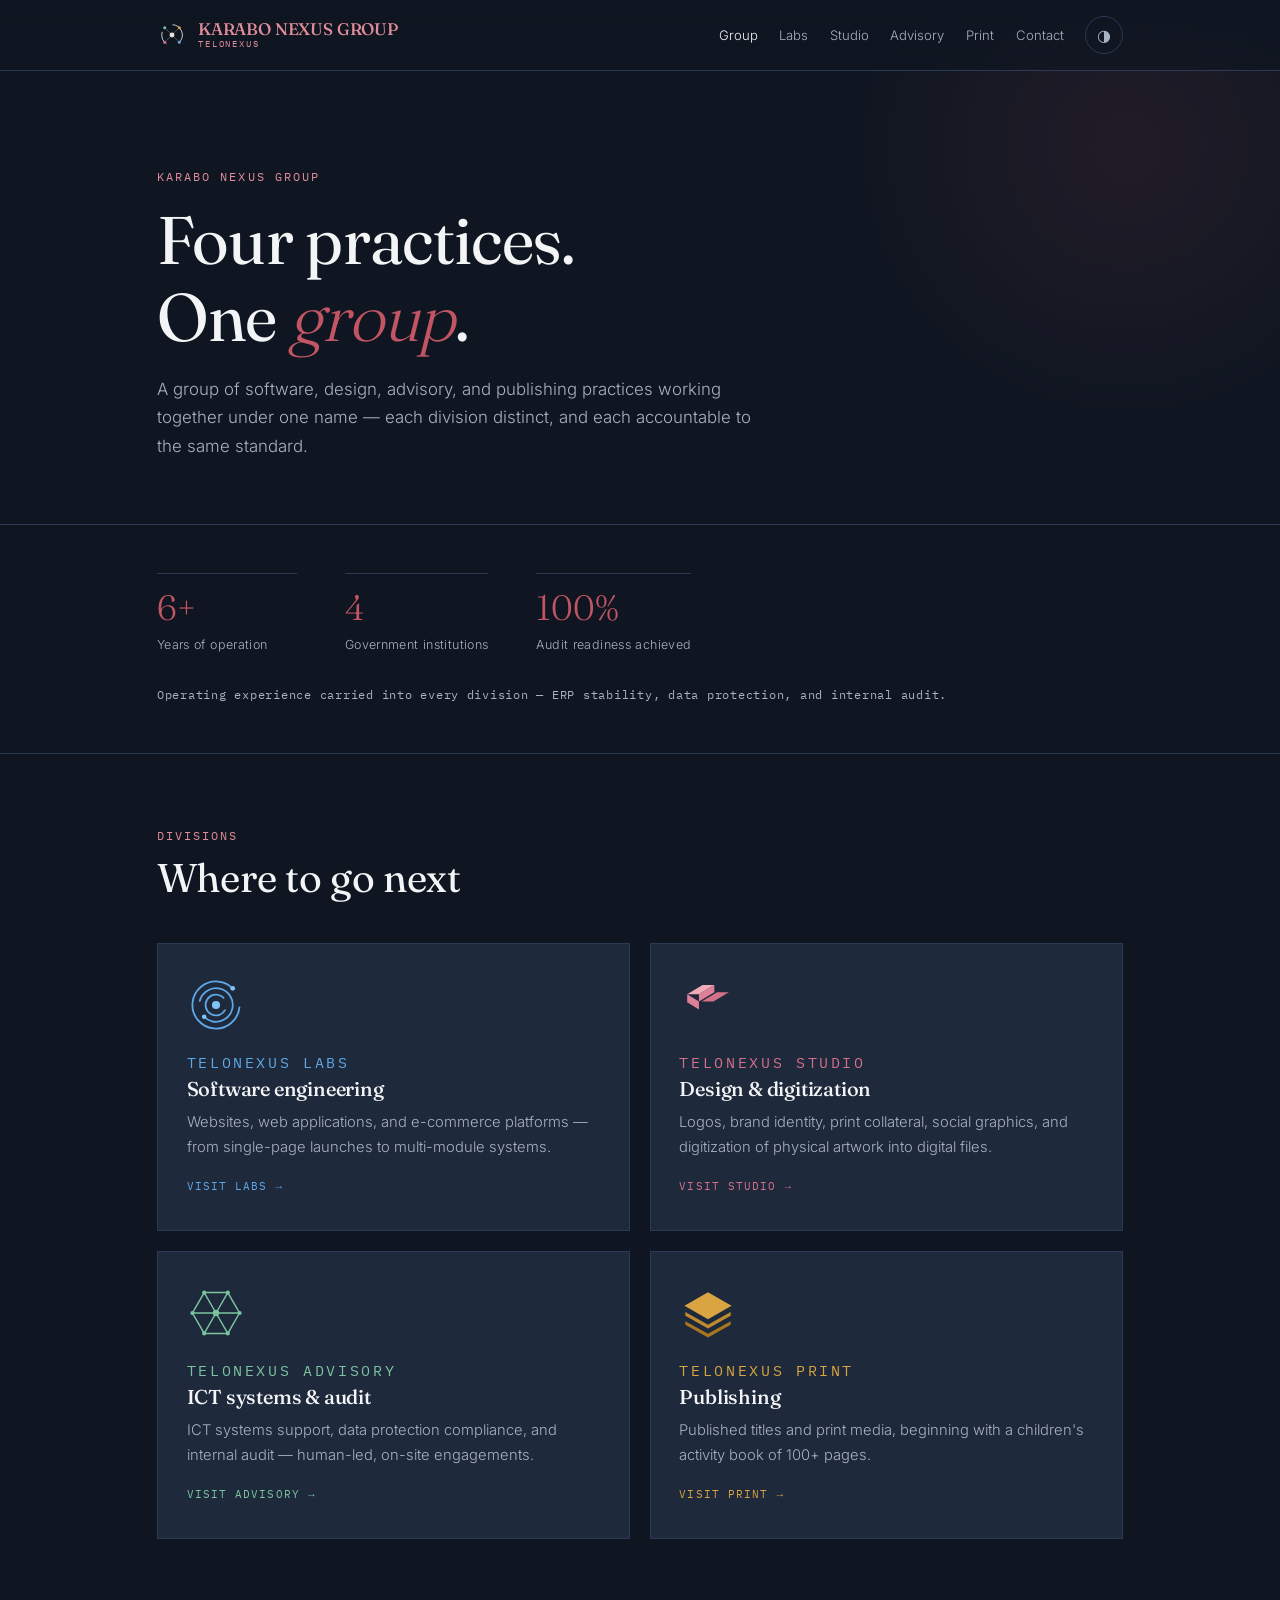
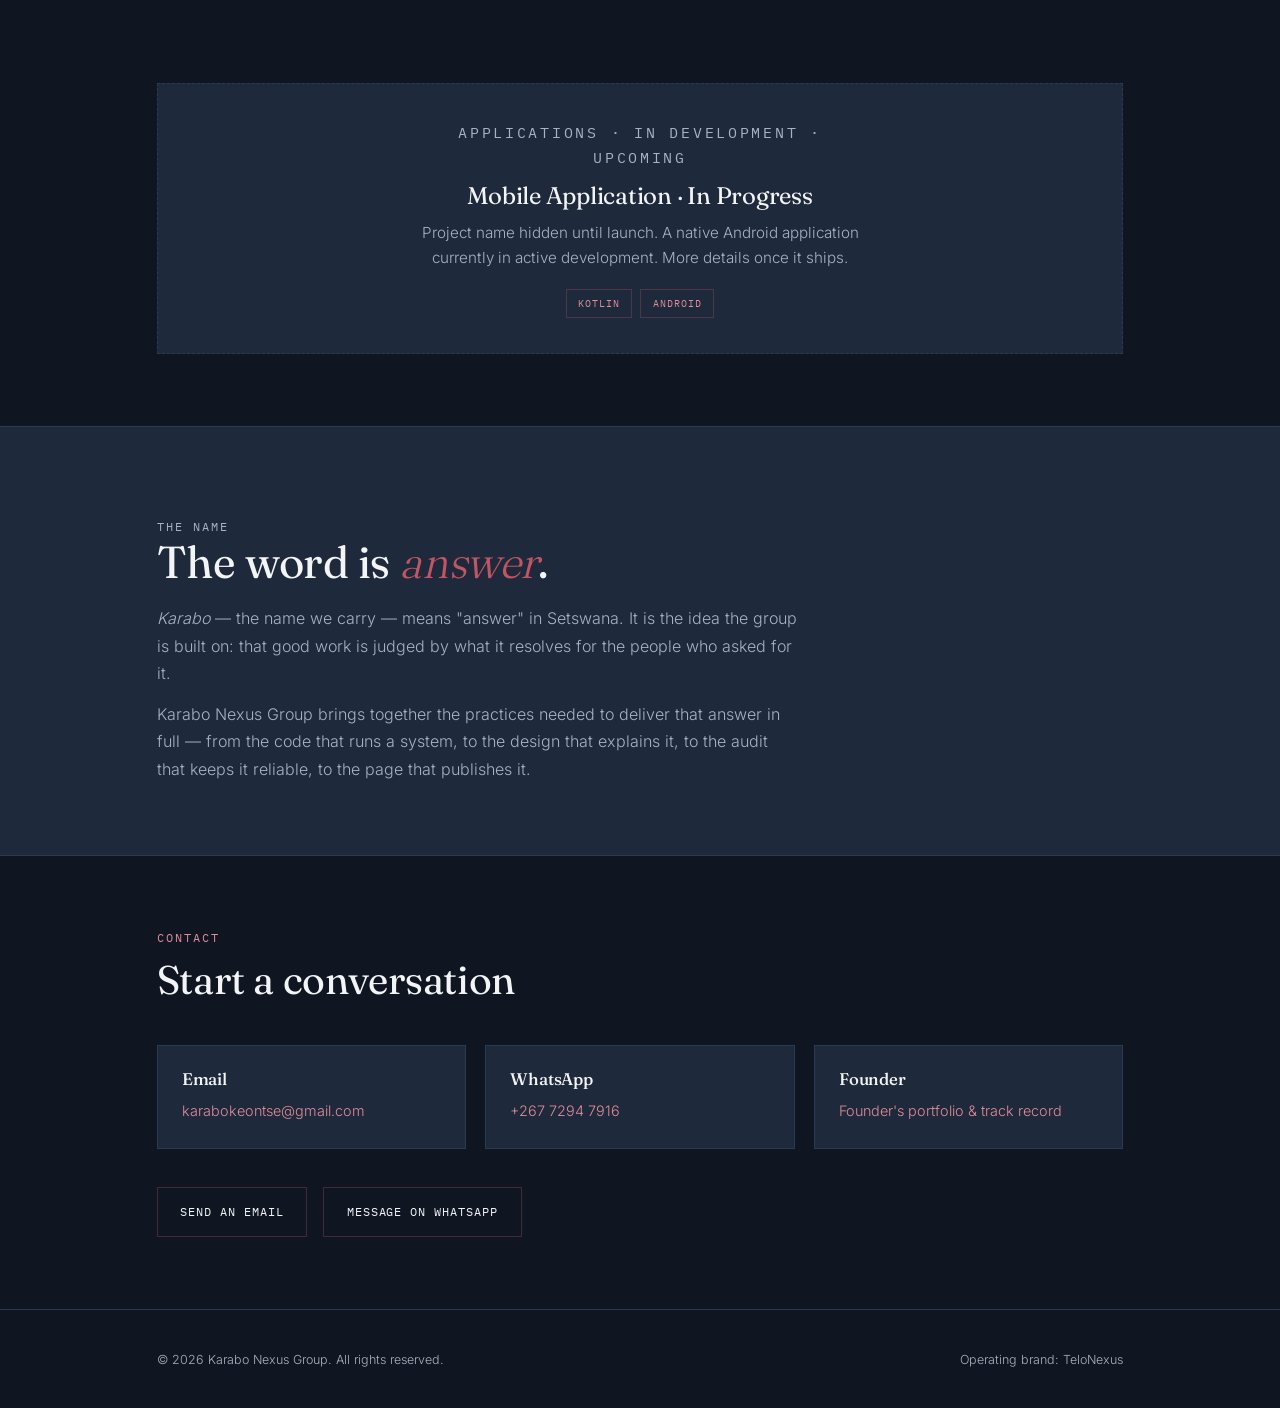
<file: index.html>
<!DOCTYPE html>
<html lang="en">
<head>
<meta charset="UTF-8">
<meta name="viewport" content="width=device-width, initial-scale=1.0">
<title>Karabo Nexus Group — Software, Design, Advisory &amp; Publishing</title>
<meta name="description" content="Karabo Nexus Group operates four divisions: TeloNexus Labs (software engineering), TeloNexus Studio (design and digitization), TeloNexus Advisory (ICT audit and compliance), and TeloNexus Print (publishing).">
<style>
@font-face {
  font-family: 'Fraunces';
  font-style: normal;
  font-weight: 300 600;
  font-display: swap;
  src: url('assets/fonts/fraunces-var.woff2') format('woff2');
  unicode-range: U+0000-00FF, U+0131, U+0152-0153, U+02BB-02BC, U+02C6, U+02DA, U+02DC, U+2000-206F, U+2074, U+20AC, U+2122, U+2191, U+2193, U+2212, U+2215, U+FEFF, U+FFFD;
}
@font-face {
  font-family: 'Inter';
  font-style: normal;
  font-weight: 300 600;
  font-display: swap;
  src: url('assets/fonts/inter-var.woff2') format('woff2');
  unicode-range: U+0000-00FF, U+0131, U+0152-0153, U+02BB-02BC, U+02C6, U+02DA, U+02DC, U+2000-206F, U+2074, U+20AC, U+2122, U+2191, U+2193, U+2212, U+2215, U+FEFF, U+FFFD;
}
@font-face {
  font-family: 'IBM Plex Mono';
  font-style: normal;
  font-weight: 400;
  font-display: swap;
  src: url('assets/fonts/plexmono-400.woff2') format('woff2');
  unicode-range: U+0000-00FF, U+0131, U+0152-0153, U+02BB-02BC, U+02C6, U+02DA, U+02DC, U+2000-206F, U+2074, U+20AC, U+2122, U+2191, U+2193, U+2212, U+2215, U+FEFF, U+FFFD;
}
@font-face {
  font-family: 'IBM Plex Mono';
  font-style: normal;
  font-weight: 500;
  font-display: swap;
  src: url('assets/fonts/plexmono-500.woff2') format('woff2');
  unicode-range: U+0000-00FF, U+0131, U+0152-0153, U+02BB-02BC, U+02C6, U+02DA, U+02DC, U+2000-206F, U+2074, U+20AC, U+2122, U+2191, U+2193, U+2212, U+2215, U+FEFF, U+FFFD;
}

:root {
  
  --bg: #0F1621;
  --bg-2: #1E293B;
  --bg-3: #24324A;
  --ink: #F3F4F6;
  --ink-dim: #A8B2C1;
  --border: #2A3A54;
  --bronze: #C15563;
  --bronze-deep: #8E1D2C;
  --bronze-soft: rgba(193, 85, 99, 0.30);
  --steel: #A8B2C1;

  
  --accent-text: #E08C99;

  --nav-bg: linear-gradient(to bottom, rgba(15, 22, 33, 0.92), rgba(15, 22, 33, 0.72));
  --max: 1120px;
  --radius: 10px;
  --ease: cubic-bezier(.22, 1, .36, 1);
}

html[data-theme="light"] {
  --bg: #F3F4F6;
  --bg-2: #FFFFFF;
  --bg-3: #E9EEF5;
  --ink: #0F1621;
  --ink-dim: #5B6B80;
  --border: #D7DFE9;
  --bronze: #8E1D2C;
  --bronze-deep: #8E1D2C;
  --bronze-soft: rgba(142, 29, 44, 0.16);
  --accent-text: #8E1D2C;
  --steel: #52637A;
  --nav-bg: linear-gradient(to bottom, rgba(255, 255, 255, 0.94), rgba(255, 255, 255, 0.78));
}

*, *::before, *::after { box-sizing: border-box; margin: 0; padding: 0; }

html { scroll-behavior: smooth; }

body {
  background: var(--bg);
  color: var(--ink);
  font-family: 'Inter', system-ui, sans-serif;
  font-weight: 300;
  line-height: 1.7;
  -webkit-font-smoothing: antialiased;
  overflow-x: hidden;
}

img { max-width: 100%; display: block; }

a { color: inherit; }

:focus-visible {
  outline: 2px solid var(--accent-text);
  outline-offset: 3px;
  border-radius: 3px;
}

::selection { background: var(--bronze-soft); color: var(--ink); }

.skip-link {
  position: absolute; left: -9999px; top: 0;
  background: var(--bg-2); color: var(--ink);
  padding: .8rem 1.2rem; border: 1px solid var(--border); z-index: 200;
}
.skip-link:focus { left: 1rem; top: 1rem; }

h1, h2, h3, h4 { font-family: 'Fraunces', Georgia, serif; font-weight: 400; line-height: 1.15; letter-spacing: -0.01em; }

.eyebrow {
  font-family: 'IBM Plex Mono', ui-monospace, monospace;
  font-size: .72rem;
  letter-spacing: .18em;
  text-transform: uppercase;
  color: var(--accent-text);
}

.lede { color: var(--ink-dim); font-size: 1.05rem; max-width: 62ch; }

.mono {
  font-family: 'IBM Plex Mono', ui-monospace, monospace;
  font-size: .78rem;
  letter-spacing: .06em;
  color: var(--ink-dim);
}

.wrap { max-width: var(--max); margin: 0 auto; padding: 0 6vw; }
section { padding: 4.5rem 0; }
.section-head { margin-bottom: 2.6rem; }
.section-head h2 { font-size: clamp(1.7rem, 3.4vw, 2.5rem); margin-top: .6rem; }

header.site {
  position: sticky; top: 0; z-index: 50;
  backdrop-filter: blur(10px);
  background: var(--nav-bg);
  border-bottom: 1px solid var(--border);
}
.bar {
  display: flex; align-items: center; justify-content: space-between; gap: 1rem;
  padding: 1rem 6vw;
  max-width: var(--max); margin: 0 auto;
}
.brand { text-decoration: none; display: flex; flex-direction: column; line-height: 1.15; }
.brand b { font-family: 'Fraunces', serif; font-weight: 500; font-size: 1.05rem; letter-spacing: -0.01em; }
.brand span {
  font-family: 'IBM Plex Mono', monospace; font-size: .58rem;
  letter-spacing: .2em; text-transform: uppercase; color: var(--accent-text);
}
.nav { display: flex; align-items: center; gap: 1.35rem; }
.nav a { text-decoration: none; color: var(--ink-dim); font-size: .82rem; transition: color .2s; }
.nav a:hover, .nav a[aria-current="page"] { color: var(--ink); }

.theme-toggle {
  background: transparent; border: 1px solid var(--border); color: var(--ink-dim);
  width: 38px; height: 38px; border-radius: 50%; cursor: pointer; font-size: 1rem;
  display: inline-flex; align-items: center; justify-content: center;
  transition: border-color .2s, color .2s;
}
.theme-toggle:hover { border-color: var(--bronze); color: var(--ink); }

.nav-toggle { display: none; }

.hero { position: relative; padding: 6rem 0 4rem; border-bottom: 1px solid var(--border); }
.hero::after {
  content: ''; position: absolute; right: -10vmax; top: -16vmax;
  width: 44vmax; height: 44vmax; border-radius: 50%;
  background: radial-gradient(circle, rgba(193, 85, 99, .30), transparent 62%);
  filter: blur(80px); opacity: .5; pointer-events: none; z-index: 0;
}
.hero-inner { position: relative; z-index: 1; }
.hero h1 { font-size: clamp(2.2rem, 6vw, 4.2rem); margin: .9rem 0 1.2rem; }
.hero h1 em { font-style: italic; font-weight: 300; color: var(--bronze); }

.grid-4 { display: grid; grid-template-columns: repeat(2, 1fr); gap: 1.2rem; }

.card {
  position: relative; display: block; text-decoration: none;
  border: 1px solid var(--border); background: var(--bg-2);
  padding: 2rem 1.8rem;
  transition: border-color .25s, transform .25s, background .25s;
}
.card:hover, .card:focus-visible { border-color: var(--bronze); transform: translateY(-3px); background: var(--bg-3); }
.card h3 { font-size: 1.25rem; font-weight: 500; }
.card p { color: var(--ink-dim); font-size: .92rem; margin-top: .6rem; }
.card .go {
  display: inline-block; margin-top: 1.1rem;
  font-family: 'IBM Plex Mono', monospace; font-size: .68rem;
  letter-spacing: .1em; text-transform: uppercase; color: var(--accent-text);
}
.card::after {
  content: ''; position: absolute; left: 0; right: 0; bottom: 0; height: 2px;
  background: linear-gradient(90deg, var(--bronze), transparent);
  transform: scaleX(0); transform-origin: left; transition: transform .4s var(--ease);
}
.card:hover::after, .card:focus-visible::after { transform: scaleX(1); }

.teaser-box {
  border: 1px dashed var(--border); background: var(--bg-2);
  padding: 2.2rem 2rem; text-align: center;
}
.teaser-box h3 { font-size: 1.5rem; margin: .7rem 0 .6rem; }
.teaser-box p { color: var(--ink-dim); font-size: .95rem; max-width: 52ch; margin: 0 auto; }
.chips { display: flex; gap: .5rem; justify-content: center; margin-top: 1.1rem; flex-wrap: wrap; }
.chip {
  font-family: 'IBM Plex Mono', monospace; font-size: .64rem;
  letter-spacing: .1em; text-transform: uppercase;
  border: 1px solid var(--bronze-soft); padding: .3rem .7rem; color: var(--accent-text);
}

.narrative { background: var(--bg-2); border-top: 1px solid var(--border); border-bottom: 1px solid var(--border); }
.narrative h2 { font-size: clamp(1.8rem, 4vw, 2.8rem); }
.narrative h2 em { font-style: italic; font-weight: 300; color: var(--bronze); }
.narrative p { color: var(--ink-dim); max-width: 64ch; margin-top: 1.1rem; }
.narrative p + p { margin-top: .9rem; }

.page-head { border-bottom: 1px solid var(--border); padding: 4rem 0 3rem; }
.page-head h1 { font-size: clamp(2rem, 5vw, 3.2rem); margin: .7rem 0 1rem; }
.crumbs { font-family: 'IBM Plex Mono', monospace; font-size: .68rem; letter-spacing: .1em; color: var(--ink-dim); margin-bottom: 1rem; }
.crumbs a { color: var(--accent-text); text-decoration: none; }

.proof { padding: 3rem 0; border-bottom: 1px solid var(--border); }
.stats { display: flex; gap: 3rem; flex-wrap: wrap; }
.stat { border-top: 1px solid var(--border); padding-top: 1rem; min-width: 140px; }
.stat .num {
  display: block; font-family: 'Fraunces', Georgia, serif;
  font-size: 2.2rem; line-height: 1; color: var(--bronze);
}
.stat .label { display: block; margin-top: .5rem; font-size: .78rem; color: var(--ink-dim); letter-spacing: .03em; }
.proof-note { margin-top: 1.8rem; }

.gallery { display: grid; grid-template-columns: repeat(auto-fill, minmax(190px, 1fr)); gap: .9rem; margin-top: 1.2rem; }
.shot {
  position: relative; display: block; aspect-ratio: 4 / 5; overflow: hidden;
  border: 1px solid var(--border); background: var(--bg-3);
}
.shot.wide { aspect-ratio: 4 / 3; }
.shot img { width: 100%; height: 100%; object-fit: cover; transition: transform .35s var(--ease); }
.shot:hover, .shot:focus-visible { border-color: var(--bronze); }
.shot:hover img { transform: scale(1.04); }
.shot figcaption {
  position: absolute; left: 0; right: 0; bottom: 0;
  padding: 1.6rem .8rem .6rem;
  background: linear-gradient(to top, rgba(15, 22, 33, .92), transparent);
  font-family: 'IBM Plex Mono', ui-monospace, monospace;
  font-size: .6rem; letter-spacing: .1em; text-transform: uppercase;
  color: var(--ink); opacity: 0; transition: opacity .25s;
}
.shot:hover figcaption, .shot:focus-visible figcaption { opacity: 1; }
.gallery-tag {
  display: inline-block; margin-top: 1.6rem;
  font-family: 'IBM Plex Mono', ui-monospace, monospace;
  font-size: .66rem; letter-spacing: .14em; text-transform: uppercase;
  color: var(--accent-text);
}

.table-wrap { overflow-x: auto; border: 1px solid var(--border); }
table { width: 100%; border-collapse: collapse; font-size: .9rem; min-width: 560px; }
caption { text-align: left; padding: 1.1rem 1.2rem .2rem; color: var(--ink-dim); font-size: .85rem; }
th, td { text-align: left; padding: .8rem 1.2rem; border-top: 1px solid var(--border); vertical-align: top; }
thead th {
  font-family: 'IBM Plex Mono', monospace; font-size: .66rem;
  letter-spacing: .12em; text-transform: uppercase;
  color: var(--accent-text); font-weight: 500; border-top: 0;
}
td.price { font-family: 'IBM Plex Mono', monospace; white-space: nowrap; color: var(--ink); }
td.scope { color: var(--ink-dim); }

.prose h2 { font-size: clamp(1.5rem, 3vw, 2.1rem); margin: 3rem 0 1rem; }
.prose h2:first-child { margin-top: 0; }
.prose p { color: var(--ink-dim); max-width: 68ch; margin-top: .9rem; }
.prose ul { list-style: none; margin-top: 1rem; display: flex; flex-wrap: wrap; gap: .5rem; }
.prose li {
  border: 1px solid var(--border); padding: .4rem .8rem; font-size: .85rem; color: var(--ink-dim);
}

.note {
  border-left: 2px solid var(--bronze); background: var(--bg-2);
  padding: 1.1rem 1.3rem; margin-top: 1.4rem;
  font-size: .88rem; color: var(--ink-dim);
}
.note b { color: var(--ink); font-weight: 500; }

.btn {
  display: inline-flex; align-items: center; gap: .6rem;
  font-family: 'IBM Plex Mono', monospace; font-size: .76rem;
  letter-spacing: .08em; text-transform: uppercase; text-decoration: none;
  color: var(--ink); border: 1px solid var(--bronze-soft);
  padding: .85rem 1.4rem; transition: background .2s, border-color .2s;
}
.btn:hover { background: rgba(193, 85, 99, .12); border-color: var(--bronze); }

.actions { display: flex; gap: 1rem; flex-wrap: wrap; margin-top: 2.4rem; }

.contact-grid { display: grid; grid-template-columns: repeat(auto-fit, minmax(220px, 1fr)); gap: 1.2rem; }
.contact-card { border: 1px solid var(--border); background: var(--bg-2); padding: 1.5rem; }
.contact-card h3 { font-size: 1.05rem; font-weight: 500; margin-bottom: .5rem; }
.contact-card a { color: var(--accent-text); text-decoration: none; font-size: .9rem; }
.contact-card a:hover { text-decoration: underline; }

footer.site {
  border-top: 1px solid var(--border); padding: 2.4rem 0;
  color: var(--ink-dim); font-size: .78rem;
}
footer.site .foot-inner {
  max-width: var(--max); margin: 0 auto; padding: 0 6vw;
  display: flex; justify-content: space-between; gap: 1rem; flex-wrap: wrap;
}
footer.site a { color: var(--ink-dim); }

@media (max-width: 760px) {
  .grid-4 { grid-template-columns: 1fr; }
  .bar { flex-wrap: wrap; }
  .nav {
    display: none; position: absolute; top: 100%; left: 0; right: 0;
    flex-direction: column; align-items: flex-start; gap: 1rem;
    background: var(--bg-2); border-bottom: 1px solid var(--border);
    padding: 1.4rem 6vw;
  }
  .nav.open { display: flex; }
  .nav-toggle {
    display: inline-flex; flex-direction: column; align-items: center; justify-content: center;
    gap: 5px; width: 42px; height: 42px; cursor: pointer;
    background: transparent; border: 1px solid var(--border); color: var(--ink); border-radius: 8px;
  }
  .nav-toggle span { display: block; width: 18px; height: 2px; background: var(--ink); }
}

@media (prefers-reduced-motion: reduce) {
  *, *::before, *::after { animation: none !important; transition: none !important; }
  html { scroll-behavior: auto; }
}

.reveal { opacity: 0; transform: translateY(22px); transition: opacity .7s var(--ease), transform .7s var(--ease); }
.reveal.in { opacity: 1; transform: none; }
@media (prefers-reduced-motion: reduce) { .reveal { opacity: 1; transform: none; } }

:root{
  --div-labs:#5FA8E8;
  --div-studio:#D4718A;
  --div-print:#D9A441;
  --div-advisory:#7CC4A0;
  --div:#E08C99;           
  --div-fill:rgba(224,139,153,.12);
}
[data-division="labs"]{--div:var(--div-labs);--div-fill:rgba(95,168,232,.12)}
[data-division="studio"]{--div:var(--div-studio);--div-fill:rgba(212,113,138,.12)}
[data-division="print"]{--div:var(--div-print);--div-fill:rgba(217,164,65,.12)}
[data-division="advisory"]{--div:var(--div-advisory);--div-fill:rgba(124,196,160,.12)}

.eyebrow,.crumbs a,.go,.contact-card a,.prose li{color:var(--div)}
.card--labs .eyebrow,.card--labs .go{color:var(--div-labs)}
.card--studio .eyebrow,.card--studio .go{color:var(--div-studio)}
.card--print .eyebrow,.card--print .go{color:var(--div-print)}
.card--advisory .eyebrow,.card--advisory .go{color:var(--div-advisory)}

.brand{gap:.7rem;flex-direction:row;align-items:center}
.brand svg{width:30px;height:30px;flex:0 0 30px}
.brand .brand-text{display:flex;flex-direction:column;line-height:1.15}

.head-row{display:flex;align-items:center;gap:2rem;flex-wrap:wrap}
.head-mark{flex:0 0 auto}
.head-mark svg{width:104px;height:104px}
.head-copy{flex:1 1 320px;min-width:0}

.card>svg{width:58px;height:58px;display:block;margin:0 0 1rem}
.card{text-align:left}
.card h3{margin-top:.15rem}

@media (max-width:760px){.head-mark svg{width:72px;height:72px}.brand svg{width:26px;height:26px;flex:0 0 26px}}
</style>
</head>
<body>

<a class="skip-link" href="#main">Skip to content</a>

<header class="site">
  <div class="bar">
    <a class="brand" href="index.html"><svg xmlns="http://www.w3.org/2000/svg" viewBox="0 0 128 128" role="img" aria-label="Karabo Nexus Group"> <title>Karabo Nexus Group</title> <g stroke="#E8DFD9" stroke-width="2.2" stroke-linecap="round" opacity=".55" fill="none"><line x1="64" y1="64" x2="95.11" y2="95.11"/><line x1="64" y1="64" x2="32.89" y2="95.11"/><line x1="64" y1="64" x2="32.89" y2="32.89"/><line x1="64" y1="64" x2="95.11" y2="32.89"/></g> <circle cx="64" cy="64" r="44.00" fill="none" stroke="#E8DFD9" stroke-width="3.4" stroke-linecap="round" stroke-dasharray="53.91 60.82" transform="rotate(-25.20 64 64)"/> <circle cx="95.11" cy="95.11" r="6.4" fill="#5FA8E8"/><circle cx="32.89" cy="95.11" r="6.4" fill="#D4718A"/><circle cx="32.89" cy="32.89" r="6.4" fill="#7CC4A0"/><circle cx="95.11" cy="32.89" r="6.4" fill="#D9A441"/> <circle cx="64" cy="64" r="10.5" fill="#E8DFD9"/> </svg><span class="brand-text"><b>Karabo Nexus Group</b><span>TeloNexus</span></span></a>
    <button class="nav-toggle" id="navToggle" aria-label="Open menu" aria-expanded="false" aria-controls="nav">
      <span></span><span></span><span></span>
    </button>
    <nav class="nav" id="nav" aria-label="Primary">
      <a href="index.html" aria-current="page">Group</a>
      <a href="labs.html">Labs</a>
      <a href="studio.html">Studio</a>
      <a href="advisory.html">Advisory</a>
      <a href="print.html">Print</a>
      <a href="#contact">Contact</a>
      <button class="theme-toggle" id="themeToggle" aria-label="Toggle light and dark mode">◑</button>
    </nav>
  </div>
</header>

<main id="main">

  <section class="hero">
    <div class="wrap hero-inner">
      <p class="eyebrow">Karabo Nexus Group</p>
      <h1>Four practices.<br>One <em>group</em>.</h1>
      <p class="lede">A group of software, design, advisory, and publishing practices working together under one name — each division distinct, and each accountable to the same standard.</p>
    </div>
  </section>

  <section class="proof">
    <div class="wrap">
      <div class="stats">
        <div class="stat">
          <span class="num">6+</span>
          <span class="label">Years of operation</span>
        </div>
        <div class="stat">
          <span class="num">4</span>
          <span class="label">Government institutions</span>
        </div>
        <div class="stat">
          <span class="num">100%</span>
          <span class="label">Audit readiness achieved</span>
        </div>
      </div>
      <p class="mono proof-note">Operating experience carried into every division — ERP stability, data protection, and internal audit.</p>
    </div>
  </section>

  <section>
    <div class="wrap">
      <div class="section-head">
        <p class="eyebrow">Divisions</p>
        <h2>Where to go next</h2>
      </div>
      <div class="grid-4">

        <a class="card card--labs" href="labs.html"><svg xmlns="http://www.w3.org/2000/svg" viewBox="0 0 128 128" role="img" aria-label="TeloNexus Labs"> <title>TeloNexus Labs</title> <circle cx="64" cy="64" r="52.00" fill="none" stroke="#5FA8E8" stroke-width="4" stroke-linecap="round" stroke-dasharray="280.73 46.00" transform="rotate(-354.32 64 64)"/> <circle cx="64" cy="64" r="37.00" fill="none" stroke="#5FA8E8" stroke-width="4" stroke-linecap="round" stroke-dasharray="194.48 38.00" transform="rotate(-166.16 64 64)"/> <circle cx="64" cy="64" r="23.00" fill="none" stroke="#5FA8E8" stroke-width="4" stroke-linecap="round" stroke-dasharray="114.51 30.00" transform="rotate(-330.27 64 64)"/> <circle cx="100.77" cy="27.23" r="5.4" fill="#7FC4F5"/> <circle cx="37.84" cy="90.16" r="5.0" fill="#7FC4F5"/> <circle cx="64" cy="64" r="9" fill="#7FC4F5"/> </svg>
          <p class="eyebrow">TeloNexus Labs</p>
          <h3>Software engineering</h3>
          <p>Websites, web applications, and e-commerce platforms — from single-page launches to multi-module systems.</p>
          <span class="go">Visit Labs →</span>
        </a>

        <a class="card card--studio" href="studio.html"><svg xmlns="http://www.w3.org/2000/svg" viewBox="0 0 128 128" role="img" aria-label="TeloNexus Studio"> <title>TeloNexus Studio</title> <path d="M18,40 L52,20 L78,20 L44,40 Z" fill="#F0AAB8"/> <path d="M50,56 L84,36 L110,36 L76,56 Z" fill="#D4718A"/> <path d="M44,40 L78,20 L78,36 L44,56 Z" fill="#DE8098"/> <path d="M18,40 L44,56 L44,74 L18,58 Z" fill="#DE8098"/> </svg>
          <p class="eyebrow">TeloNexus Studio</p>
          <h3>Design &amp; digitization</h3>
          <p>Logos, brand identity, print collateral, social graphics, and digitization of physical artwork into digital files.</p>
          <span class="go">Visit Studio →</span>
        </a>

        <a class="card card--advisory" href="advisory.html"><svg xmlns="http://www.w3.org/2000/svg" viewBox="0 0 128 128" role="img" aria-label="TeloNexus Advisory"> <title>TeloNexus Advisory</title> <g stroke="#7CC4A0" stroke-width="3.2" fill="none" stroke-linecap="round"> <path d="M116.00,64.00 L90.00,109.03 L38.00,109.03 L12.00,64.00 L38.00,18.97 L90.00,18.97 Z"/> <line x1="64" y1="64" x2="116.00" y2="64.00" /><line x1="64" y1="64" x2="90.00" y2="109.03" /><line x1="64" y1="64" x2="38.00" y2="109.03" /><line x1="64" y1="64" x2="12.00" y2="64.00" /><line x1="64" y1="64" x2="38.00" y2="18.97" /><line x1="64" y1="64" x2="90.00" y2="18.97" /> </g> <circle cx="116.00" cy="64.00" r="4.6" fill="#7CC4A0"/><circle cx="90.00" cy="109.03" r="4.6" fill="#7CC4A0"/><circle cx="38.00" cy="109.03" r="4.6" fill="#7CC4A0"/><circle cx="12.00" cy="64.00" r="4.6" fill="#7CC4A0"/><circle cx="38.00" cy="18.97" r="4.6" fill="#7CC4A0"/><circle cx="90.00" cy="18.97" r="4.6" fill="#7CC4A0"/> <circle cx="64" cy="64" r="7" fill="#7CC4A0"/> </svg>
          <p class="eyebrow">TeloNexus Advisory</p>
          <h3>ICT systems &amp; audit</h3>
          <p>ICT systems support, data protection compliance, and internal audit — human-led, on-site engagements.</p>
          <span class="go">Visit Advisory →</span>
        </a>

        <a class="card card--print" href="print.html"><svg xmlns="http://www.w3.org/2000/svg" viewBox="0 0 128 128" role="img" aria-label="TeloNexus Print"> <title>TeloNexus Print</title> <path d="M64,18 L116,48 L64,78 L12,48 Z" fill="#D9A441"/> <path d="M14,62 L64,90 L114,62 L114,70 L64,98 L14,70 Z" fill="#C08B2E"/> <path d="M14,82 L64,110 L114,82 L114,90 L64,118 L14,90 Z" fill="#A8761F"/> </svg>
          <p class="eyebrow">TeloNexus Print</p>
          <h3>Publishing</h3>
          <p>Published titles and print media, beginning with a children's activity book of 100+ pages.</p>
          <span class="go">Visit Print →</span>
        </a>

      </div>
    </div>
  </section>

  <section>
    <div class="wrap">
      <div class="teaser-box">
        <p class="eyebrow">Applications · In development · Upcoming</p>
        <h3>Mobile Application · In Progress</h3>
        <p>Project name hidden until launch. A native Android application currently in active development. More details once it ships.</p>
        <div class="chips">
          <span class="chip">Kotlin</span>
          <span class="chip">Android</span>
        </div>
      </div>
    </div>
  </section>

  <section class="narrative">
    <div class="wrap">
      <p class="eyebrow">The name</p>
      <h2>The word is <em>answer</em>.</h2>
      <p><em>Karabo</em> — the name we carry — means "answer" in Setswana. It is the idea the group is built on: that good work is judged by what it resolves for the people who asked for it.</p>
      <p>Karabo Nexus Group brings together the practices needed to deliver that answer in full — from the code that runs a system, to the design that explains it, to the audit that keeps it reliable, to the page that publishes it.</p>
    </div>
  </section>

  <section id="contact">
    <div class="wrap">
      <div class="section-head">
        <p class="eyebrow">Contact</p>
        <h2>Start a conversation</h2>
      </div>
      <div class="contact-grid">
        <div class="contact-card">
          <h3>Email</h3>
          <a href="mailto:karabokeontse@gmail.com">karabokeontse@gmail.com</a>
        </div>
        <div class="contact-card">
          <h3>WhatsApp</h3>
          <a href="https://wa.me/26772947916" rel="noopener" target="_blank">+267 7294 7916</a>
        </div>
        <div class="contact-card">
          <h3>Founder</h3>
          <a href="https://karabokeontse-png.github.io/Portfolio/" rel="noopener" target="_blank">Founder's portfolio &amp; track record</a>
        </div>
      </div>
      <div class="actions">
        <a class="btn" href="mailto:karabokeontse@gmail.com">Send an email</a>
        <a class="btn" href="https://wa.me/26772947916" rel="noopener" target="_blank">Message on WhatsApp</a>
      </div>
    </div>
  </section>

</main>

<footer class="site">
  <div class="foot-inner">
    <span>© 2026 Karabo Nexus Group. All rights reserved.</span>
    <span>Operating brand: TeloNexus</span>
  </div>
</footer>

<script>
(function () {
  var root = document.documentElement;
  var btn = document.getElementById('themeToggle');
  var nav = document.getElementById('nav');
  var navBtn = document.getElementById('navToggle');

  if (btn) {
    btn.addEventListener('click', function () {
      var light = root.getAttribute('data-theme') === 'light';
      root.setAttribute('data-theme', light ? 'dark' : 'light');
      btn.textContent = light ? '◑' : '◐';
    });
  }
  if (navBtn) {
    navBtn.addEventListener('click', function () {
      var open = nav.classList.toggle('open');
      navBtn.setAttribute('aria-expanded', String(open));
    });
  }

  var items = document.querySelectorAll('.reveal');
  if ('IntersectionObserver' in window && items.length) {
    var io = new IntersectionObserver(function (entries) {
      entries.forEach(function (e) { if (e.isIntersecting) { e.target.classList.add('in'); io.unobserve(e.target); } });
    }, { rootMargin: '0px 0px -8% 0px' });
    items.forEach(function (el) { io.observe(el); });
  } else {
    items.forEach(function (el) { el.classList.add('in'); });
  }
})();
</script>

</body>
</html>
</file>
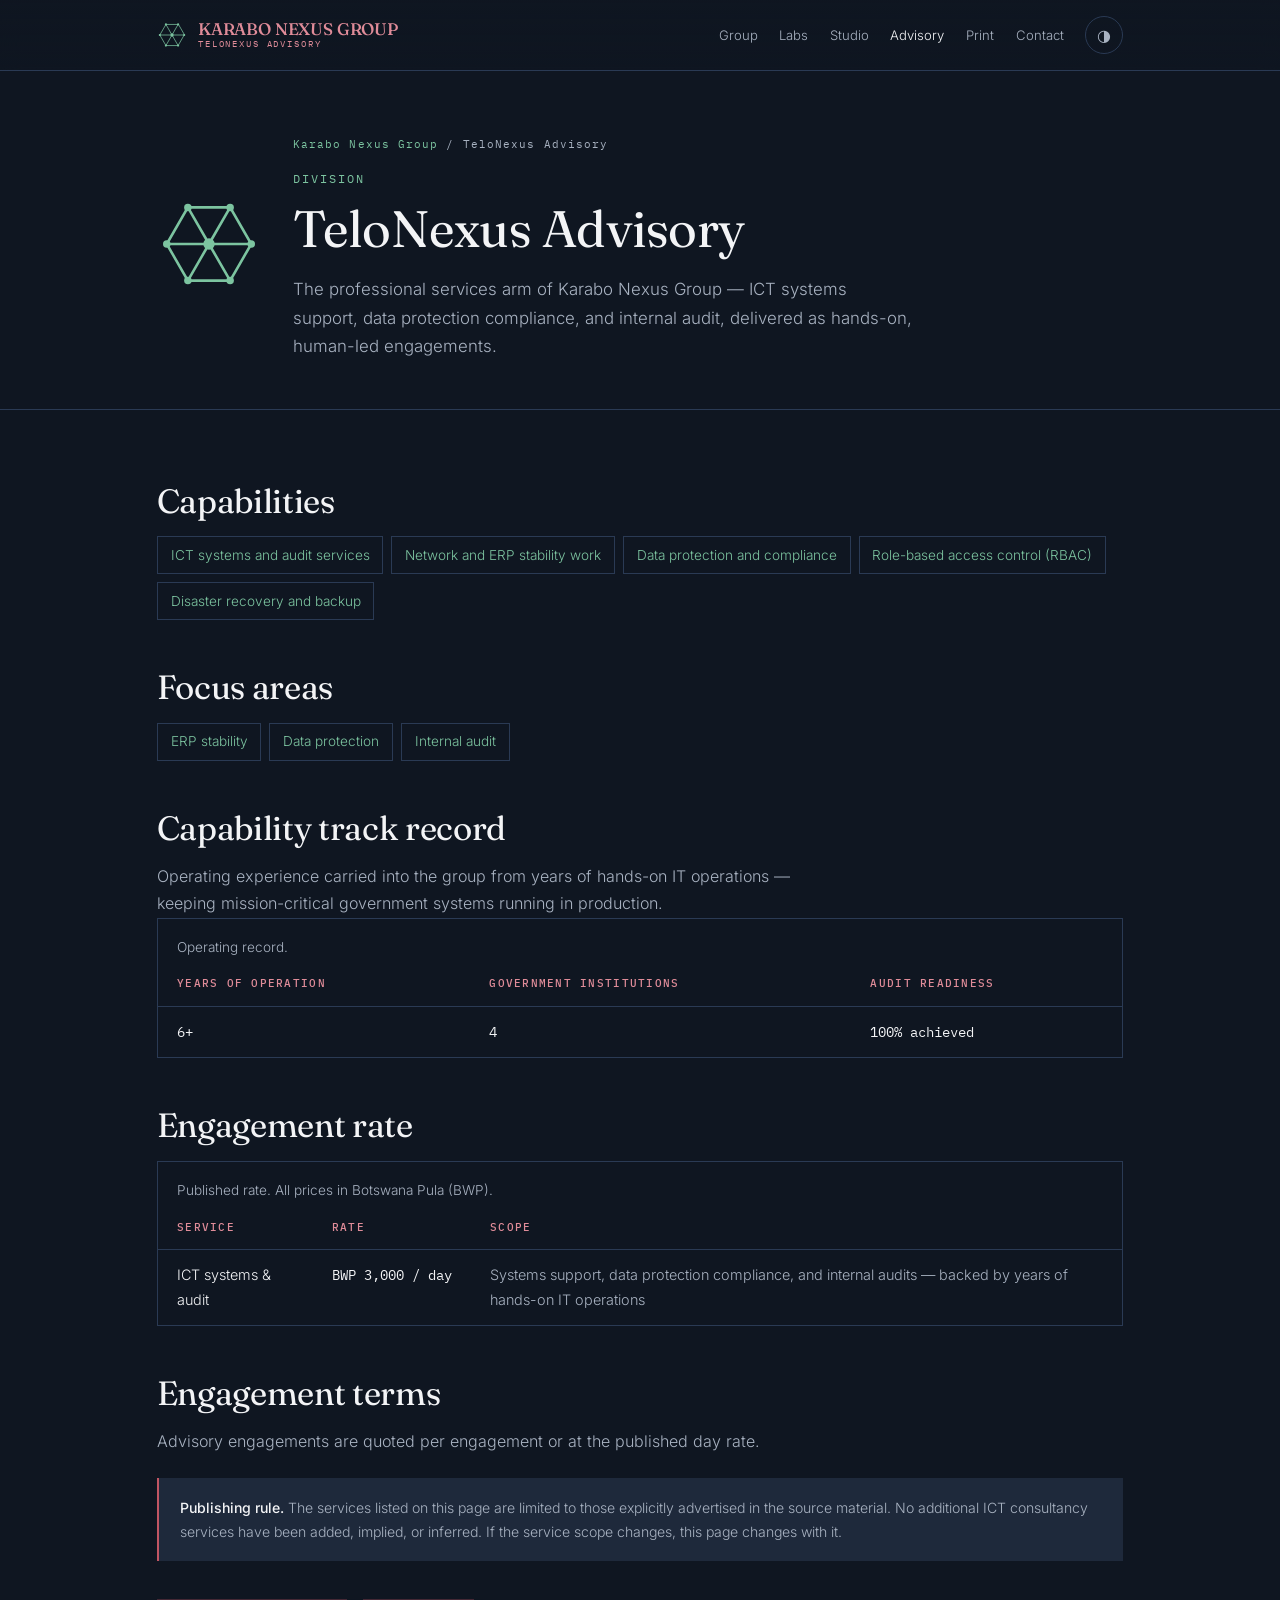
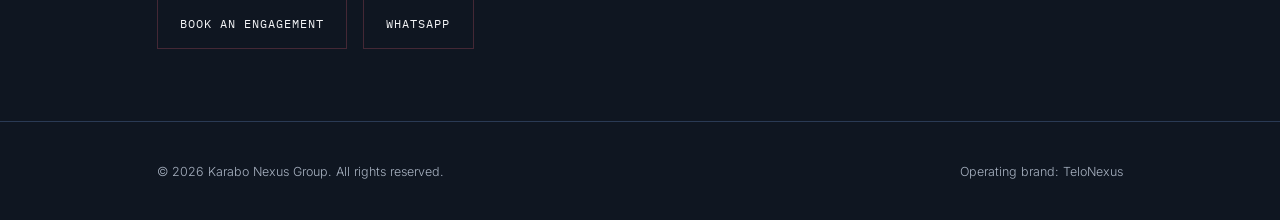
<file: advisory.html>
<!DOCTYPE html>
<html lang="en">
<head>
<meta charset="UTF-8">
<meta name="viewport" content="width=device-width, initial-scale=1.0">
<title>TeloNexus Advisory — ICT Systems, Audit &amp; Compliance | Karabo Nexus Group</title>
<meta name="description" content="TeloNexus Advisory provides ICT systems support, data protection compliance, and internal audit — human-led engagements with published day-rate terms.">
<style>
@font-face {
  font-family: 'Fraunces';
  font-style: normal;
  font-weight: 300 600;
  font-display: swap;
  src: url('assets/fonts/fraunces-var.woff2') format('woff2');
  unicode-range: U+0000-00FF, U+0131, U+0152-0153, U+02BB-02BC, U+02C6, U+02DA, U+02DC, U+2000-206F, U+2074, U+20AC, U+2122, U+2191, U+2193, U+2212, U+2215, U+FEFF, U+FFFD;
}
@font-face {
  font-family: 'Inter';
  font-style: normal;
  font-weight: 300 600;
  font-display: swap;
  src: url('assets/fonts/inter-var.woff2') format('woff2');
  unicode-range: U+0000-00FF, U+0131, U+0152-0153, U+02BB-02BC, U+02C6, U+02DA, U+02DC, U+2000-206F, U+2074, U+20AC, U+2122, U+2191, U+2193, U+2212, U+2215, U+FEFF, U+FFFD;
}
@font-face {
  font-family: 'IBM Plex Mono';
  font-style: normal;
  font-weight: 400;
  font-display: swap;
  src: url('assets/fonts/plexmono-400.woff2') format('woff2');
  unicode-range: U+0000-00FF, U+0131, U+0152-0153, U+02BB-02BC, U+02C6, U+02DA, U+02DC, U+2000-206F, U+2074, U+20AC, U+2122, U+2191, U+2193, U+2212, U+2215, U+FEFF, U+FFFD;
}
@font-face {
  font-family: 'IBM Plex Mono';
  font-style: normal;
  font-weight: 500;
  font-display: swap;
  src: url('assets/fonts/plexmono-500.woff2') format('woff2');
  unicode-range: U+0000-00FF, U+0131, U+0152-0153, U+02BB-02BC, U+02C6, U+02DA, U+02DC, U+2000-206F, U+2074, U+20AC, U+2122, U+2191, U+2193, U+2212, U+2215, U+FEFF, U+FFFD;
}

:root {
  
  --bg: #0F1621;
  --bg-2: #1E293B;
  --bg-3: #24324A;
  --ink: #F3F4F6;
  --ink-dim: #A8B2C1;
  --border: #2A3A54;
  --bronze: #C15563;
  --bronze-deep: #8E1D2C;
  --bronze-soft: rgba(193, 85, 99, 0.30);
  --steel: #A8B2C1;

  
  --accent-text: #E08C99;

  --nav-bg: linear-gradient(to bottom, rgba(15, 22, 33, 0.92), rgba(15, 22, 33, 0.72));
  --max: 1120px;
  --radius: 10px;
  --ease: cubic-bezier(.22, 1, .36, 1);
}

html[data-theme="light"] {
  --bg: #F3F4F6;
  --bg-2: #FFFFFF;
  --bg-3: #E9EEF5;
  --ink: #0F1621;
  --ink-dim: #5B6B80;
  --border: #D7DFE9;
  --bronze: #8E1D2C;
  --bronze-deep: #8E1D2C;
  --bronze-soft: rgba(142, 29, 44, 0.16);
  --accent-text: #8E1D2C;
  --steel: #52637A;
  --nav-bg: linear-gradient(to bottom, rgba(255, 255, 255, 0.94), rgba(255, 255, 255, 0.78));
}

*, *::before, *::after { box-sizing: border-box; margin: 0; padding: 0; }

html { scroll-behavior: smooth; }

body {
  background: var(--bg);
  color: var(--ink);
  font-family: 'Inter', system-ui, sans-serif;
  font-weight: 300;
  line-height: 1.7;
  -webkit-font-smoothing: antialiased;
  overflow-x: hidden;
}

img { max-width: 100%; display: block; }

a { color: inherit; }

:focus-visible {
  outline: 2px solid var(--accent-text);
  outline-offset: 3px;
  border-radius: 3px;
}

::selection { background: var(--bronze-soft); color: var(--ink); }

.skip-link {
  position: absolute; left: -9999px; top: 0;
  background: var(--bg-2); color: var(--ink);
  padding: .8rem 1.2rem; border: 1px solid var(--border); z-index: 200;
}
.skip-link:focus { left: 1rem; top: 1rem; }

h1, h2, h3, h4 { font-family: 'Fraunces', Georgia, serif; font-weight: 400; line-height: 1.15; letter-spacing: -0.01em; }

.eyebrow {
  font-family: 'IBM Plex Mono', ui-monospace, monospace;
  font-size: .72rem;
  letter-spacing: .18em;
  text-transform: uppercase;
  color: var(--accent-text);
}

.lede { color: var(--ink-dim); font-size: 1.05rem; max-width: 62ch; }

.mono {
  font-family: 'IBM Plex Mono', ui-monospace, monospace;
  font-size: .78rem;
  letter-spacing: .06em;
  color: var(--ink-dim);
}

.wrap { max-width: var(--max); margin: 0 auto; padding: 0 6vw; }
section { padding: 4.5rem 0; }
.section-head { margin-bottom: 2.6rem; }
.section-head h2 { font-size: clamp(1.7rem, 3.4vw, 2.5rem); margin-top: .6rem; }

header.site {
  position: sticky; top: 0; z-index: 50;
  backdrop-filter: blur(10px);
  background: var(--nav-bg);
  border-bottom: 1px solid var(--border);
}
.bar {
  display: flex; align-items: center; justify-content: space-between; gap: 1rem;
  padding: 1rem 6vw;
  max-width: var(--max); margin: 0 auto;
}
.brand { text-decoration: none; display: flex; flex-direction: column; line-height: 1.15; }
.brand b { font-family: 'Fraunces', serif; font-weight: 500; font-size: 1.05rem; letter-spacing: -0.01em; }
.brand span {
  font-family: 'IBM Plex Mono', monospace; font-size: .58rem;
  letter-spacing: .2em; text-transform: uppercase; color: var(--accent-text);
}
.nav { display: flex; align-items: center; gap: 1.35rem; }
.nav a { text-decoration: none; color: var(--ink-dim); font-size: .82rem; transition: color .2s; }
.nav a:hover, .nav a[aria-current="page"] { color: var(--ink); }

.theme-toggle {
  background: transparent; border: 1px solid var(--border); color: var(--ink-dim);
  width: 38px; height: 38px; border-radius: 50%; cursor: pointer; font-size: 1rem;
  display: inline-flex; align-items: center; justify-content: center;
  transition: border-color .2s, color .2s;
}
.theme-toggle:hover { border-color: var(--bronze); color: var(--ink); }

.nav-toggle { display: none; }

.hero { position: relative; padding: 6rem 0 4rem; border-bottom: 1px solid var(--border); }
.hero::after {
  content: ''; position: absolute; right: -10vmax; top: -16vmax;
  width: 44vmax; height: 44vmax; border-radius: 50%;
  background: radial-gradient(circle, rgba(193, 85, 99, .30), transparent 62%);
  filter: blur(80px); opacity: .5; pointer-events: none; z-index: 0;
}
.hero-inner { position: relative; z-index: 1; }
.hero h1 { font-size: clamp(2.2rem, 6vw, 4.2rem); margin: .9rem 0 1.2rem; }
.hero h1 em { font-style: italic; font-weight: 300; color: var(--bronze); }

.grid-4 { display: grid; grid-template-columns: repeat(2, 1fr); gap: 1.2rem; }

.card {
  position: relative; display: block; text-decoration: none;
  border: 1px solid var(--border); background: var(--bg-2);
  padding: 2rem 1.8rem;
  transition: border-color .25s, transform .25s, background .25s;
}
.card:hover, .card:focus-visible { border-color: var(--bronze); transform: translateY(-3px); background: var(--bg-3); }
.card h3 { font-size: 1.25rem; font-weight: 500; }
.card p { color: var(--ink-dim); font-size: .92rem; margin-top: .6rem; }
.card .go {
  display: inline-block; margin-top: 1.1rem;
  font-family: 'IBM Plex Mono', monospace; font-size: .68rem;
  letter-spacing: .1em; text-transform: uppercase; color: var(--accent-text);
}
.card::after {
  content: ''; position: absolute; left: 0; right: 0; bottom: 0; height: 2px;
  background: linear-gradient(90deg, var(--bronze), transparent);
  transform: scaleX(0); transform-origin: left; transition: transform .4s var(--ease);
}
.card:hover::after, .card:focus-visible::after { transform: scaleX(1); }

.teaser-box {
  border: 1px dashed var(--border); background: var(--bg-2);
  padding: 2.2rem 2rem; text-align: center;
}
.teaser-box h3 { font-size: 1.5rem; margin: .7rem 0 .6rem; }
.teaser-box p { color: var(--ink-dim); font-size: .95rem; max-width: 52ch; margin: 0 auto; }
.chips { display: flex; gap: .5rem; justify-content: center; margin-top: 1.1rem; flex-wrap: wrap; }
.chip {
  font-family: 'IBM Plex Mono', monospace; font-size: .64rem;
  letter-spacing: .1em; text-transform: uppercase;
  border: 1px solid var(--bronze-soft); padding: .3rem .7rem; color: var(--accent-text);
}

.narrative { background: var(--bg-2); border-top: 1px solid var(--border); border-bottom: 1px solid var(--border); }
.narrative h2 { font-size: clamp(1.8rem, 4vw, 2.8rem); }
.narrative h2 em { font-style: italic; font-weight: 300; color: var(--bronze); }
.narrative p { color: var(--ink-dim); max-width: 64ch; margin-top: 1.1rem; }
.narrative p + p { margin-top: .9rem; }

.page-head { border-bottom: 1px solid var(--border); padding: 4rem 0 3rem; }
.page-head h1 { font-size: clamp(2rem, 5vw, 3.2rem); margin: .7rem 0 1rem; }
.crumbs { font-family: 'IBM Plex Mono', monospace; font-size: .68rem; letter-spacing: .1em; color: var(--ink-dim); margin-bottom: 1rem; }
.crumbs a { color: var(--accent-text); text-decoration: none; }

.proof { padding: 3rem 0; border-bottom: 1px solid var(--border); }
.stats { display: flex; gap: 3rem; flex-wrap: wrap; }
.stat { border-top: 1px solid var(--border); padding-top: 1rem; min-width: 140px; }
.stat .num {
  display: block; font-family: 'Fraunces', Georgia, serif;
  font-size: 2.2rem; line-height: 1; color: var(--bronze);
}
.stat .label { display: block; margin-top: .5rem; font-size: .78rem; color: var(--ink-dim); letter-spacing: .03em; }
.proof-note { margin-top: 1.8rem; }

.gallery { display: grid; grid-template-columns: repeat(auto-fill, minmax(190px, 1fr)); gap: .9rem; margin-top: 1.2rem; }
.shot {
  position: relative; display: block; aspect-ratio: 4 / 5; overflow: hidden;
  border: 1px solid var(--border); background: var(--bg-3);
}
.shot.wide { aspect-ratio: 4 / 3; }
.shot img { width: 100%; height: 100%; object-fit: cover; transition: transform .35s var(--ease); }
.shot:hover, .shot:focus-visible { border-color: var(--bronze); }
.shot:hover img { transform: scale(1.04); }
.shot figcaption {
  position: absolute; left: 0; right: 0; bottom: 0;
  padding: 1.6rem .8rem .6rem;
  background: linear-gradient(to top, rgba(15, 22, 33, .92), transparent);
  font-family: 'IBM Plex Mono', ui-monospace, monospace;
  font-size: .6rem; letter-spacing: .1em; text-transform: uppercase;
  color: var(--ink); opacity: 0; transition: opacity .25s;
}
.shot:hover figcaption, .shot:focus-visible figcaption { opacity: 1; }
.gallery-tag {
  display: inline-block; margin-top: 1.6rem;
  font-family: 'IBM Plex Mono', ui-monospace, monospace;
  font-size: .66rem; letter-spacing: .14em; text-transform: uppercase;
  color: var(--accent-text);
}

.table-wrap { overflow-x: auto; border: 1px solid var(--border); }
table { width: 100%; border-collapse: collapse; font-size: .9rem; min-width: 560px; }
caption { text-align: left; padding: 1.1rem 1.2rem .2rem; color: var(--ink-dim); font-size: .85rem; }
th, td { text-align: left; padding: .8rem 1.2rem; border-top: 1px solid var(--border); vertical-align: top; }
thead th {
  font-family: 'IBM Plex Mono', monospace; font-size: .66rem;
  letter-spacing: .12em; text-transform: uppercase;
  color: var(--accent-text); font-weight: 500; border-top: 0;
}
td.price { font-family: 'IBM Plex Mono', monospace; white-space: nowrap; color: var(--ink); }
td.scope { color: var(--ink-dim); }

.prose h2 { font-size: clamp(1.5rem, 3vw, 2.1rem); margin: 3rem 0 1rem; }
.prose h2:first-child { margin-top: 0; }
.prose p { color: var(--ink-dim); max-width: 68ch; margin-top: .9rem; }
.prose ul { list-style: none; margin-top: 1rem; display: flex; flex-wrap: wrap; gap: .5rem; }
.prose li {
  border: 1px solid var(--border); padding: .4rem .8rem; font-size: .85rem; color: var(--ink-dim);
}

.note {
  border-left: 2px solid var(--bronze); background: var(--bg-2);
  padding: 1.1rem 1.3rem; margin-top: 1.4rem;
  font-size: .88rem; color: var(--ink-dim);
}
.note b { color: var(--ink); font-weight: 500; }

.btn {
  display: inline-flex; align-items: center; gap: .6rem;
  font-family: 'IBM Plex Mono', monospace; font-size: .76rem;
  letter-spacing: .08em; text-transform: uppercase; text-decoration: none;
  color: var(--ink); border: 1px solid var(--bronze-soft);
  padding: .85rem 1.4rem; transition: background .2s, border-color .2s;
}
.btn:hover { background: rgba(193, 85, 99, .12); border-color: var(--bronze); }

.actions { display: flex; gap: 1rem; flex-wrap: wrap; margin-top: 2.4rem; }

.contact-grid { display: grid; grid-template-columns: repeat(auto-fit, minmax(220px, 1fr)); gap: 1.2rem; }
.contact-card { border: 1px solid var(--border); background: var(--bg-2); padding: 1.5rem; }
.contact-card h3 { font-size: 1.05rem; font-weight: 500; margin-bottom: .5rem; }
.contact-card a { color: var(--accent-text); text-decoration: none; font-size: .9rem; }
.contact-card a:hover { text-decoration: underline; }

footer.site {
  border-top: 1px solid var(--border); padding: 2.4rem 0;
  color: var(--ink-dim); font-size: .78rem;
}
footer.site .foot-inner {
  max-width: var(--max); margin: 0 auto; padding: 0 6vw;
  display: flex; justify-content: space-between; gap: 1rem; flex-wrap: wrap;
}
footer.site a { color: var(--ink-dim); }

@media (max-width: 760px) {
  .grid-4 { grid-template-columns: 1fr; }
  .bar { flex-wrap: wrap; }
  .nav {
    display: none; position: absolute; top: 100%; left: 0; right: 0;
    flex-direction: column; align-items: flex-start; gap: 1rem;
    background: var(--bg-2); border-bottom: 1px solid var(--border);
    padding: 1.4rem 6vw;
  }
  .nav.open { display: flex; }
  .nav-toggle {
    display: inline-flex; flex-direction: column; align-items: center; justify-content: center;
    gap: 5px; width: 42px; height: 42px; cursor: pointer;
    background: transparent; border: 1px solid var(--border); color: var(--ink); border-radius: 8px;
  }
  .nav-toggle span { display: block; width: 18px; height: 2px; background: var(--ink); }
}

@media (prefers-reduced-motion: reduce) {
  *, *::before, *::after { animation: none !important; transition: none !important; }
  html { scroll-behavior: auto; }
}

.reveal { opacity: 0; transform: translateY(22px); transition: opacity .7s var(--ease), transform .7s var(--ease); }
.reveal.in { opacity: 1; transform: none; }
@media (prefers-reduced-motion: reduce) { .reveal { opacity: 1; transform: none; } }

:root{
  --div-labs:#5FA8E8;
  --div-studio:#D4718A;
  --div-print:#D9A441;
  --div-advisory:#7CC4A0;
  --div:#E08C99;           
  --div-fill:rgba(224,139,153,.12);
}
[data-division="labs"]{--div:var(--div-labs);--div-fill:rgba(95,168,232,.12)}
[data-division="studio"]{--div:var(--div-studio);--div-fill:rgba(212,113,138,.12)}
[data-division="print"]{--div:var(--div-print);--div-fill:rgba(217,164,65,.12)}
[data-division="advisory"]{--div:var(--div-advisory);--div-fill:rgba(124,196,160,.12)}

.eyebrow,.crumbs a,.go,.contact-card a,.prose li{color:var(--div)}
.card--labs .eyebrow,.card--labs .go{color:var(--div-labs)}
.card--studio .eyebrow,.card--studio .go{color:var(--div-studio)}
.card--print .eyebrow,.card--print .go{color:var(--div-print)}
.card--advisory .eyebrow,.card--advisory .go{color:var(--div-advisory)}

.brand{gap:.7rem;flex-direction:row;align-items:center}
.brand svg{width:30px;height:30px;flex:0 0 30px}
.brand .brand-text{display:flex;flex-direction:column;line-height:1.15}

.head-row{display:flex;align-items:center;gap:2rem;flex-wrap:wrap}
.head-mark{flex:0 0 auto}
.head-mark svg{width:104px;height:104px}
.head-copy{flex:1 1 320px;min-width:0}

.card>svg{width:58px;height:58px;display:block;margin:0 0 1rem}
.card{text-align:left}
.card h3{margin-top:.15rem}

@media (max-width:760px){.head-mark svg{width:72px;height:72px}.brand svg{width:26px;height:26px;flex:0 0 26px}}
</style>
</head>
<body data-division="advisory">

<a class="skip-link" href="#main">Skip to content</a>

<header class="site">
  <div class="bar">
    <a class="brand" href="index.html"><svg xmlns="http://www.w3.org/2000/svg" viewBox="0 0 128 128" role="img" aria-label="TeloNexus Advisory"> <title>TeloNexus Advisory</title> <g stroke="#7CC4A0" stroke-width="3.2" fill="none" stroke-linecap="round"> <path d="M116.00,64.00 L90.00,109.03 L38.00,109.03 L12.00,64.00 L38.00,18.97 L90.00,18.97 Z"/> <line x1="64" y1="64" x2="116.00" y2="64.00" /><line x1="64" y1="64" x2="90.00" y2="109.03" /><line x1="64" y1="64" x2="38.00" y2="109.03" /><line x1="64" y1="64" x2="12.00" y2="64.00" /><line x1="64" y1="64" x2="38.00" y2="18.97" /><line x1="64" y1="64" x2="90.00" y2="18.97" /> </g> <circle cx="116.00" cy="64.00" r="4.6" fill="#7CC4A0"/><circle cx="90.00" cy="109.03" r="4.6" fill="#7CC4A0"/><circle cx="38.00" cy="109.03" r="4.6" fill="#7CC4A0"/><circle cx="12.00" cy="64.00" r="4.6" fill="#7CC4A0"/><circle cx="38.00" cy="18.97" r="4.6" fill="#7CC4A0"/><circle cx="90.00" cy="18.97" r="4.6" fill="#7CC4A0"/> <circle cx="64" cy="64" r="7" fill="#7CC4A0"/> </svg><span class="brand-text"><b>Karabo Nexus Group</b><span>TeloNexus Advisory</span></span></a>
    <button class="nav-toggle" id="navToggle" aria-label="Open menu" aria-expanded="false" aria-controls="nav"><span></span><span></span><span></span></button>
    <nav class="nav" id="nav" aria-label="Primary">
      <a href="index.html">Group</a>
      <a href="labs.html">Labs</a>
      <a href="studio.html">Studio</a>
      <a href="advisory.html" aria-current="page">Advisory</a>
      <a href="print.html">Print</a>
      <a href="index.html#contact">Contact</a>
      <button class="theme-toggle" id="themeToggle" aria-label="Toggle light and dark mode">◑</button>
    </nav>
  </div>
</header>

<main id="main">

  <section class="page-head"><div class="wrap head-row"><div class="head-mark"><svg xmlns="http://www.w3.org/2000/svg" viewBox="0 0 128 128" role="img" aria-label="TeloNexus Advisory"> <title>TeloNexus Advisory</title> <g stroke="#7CC4A0" stroke-width="3.2" fill="none" stroke-linecap="round"> <path d="M116.00,64.00 L90.00,109.03 L38.00,109.03 L12.00,64.00 L38.00,18.97 L90.00,18.97 Z"/> <line x1="64" y1="64" x2="116.00" y2="64.00" /><line x1="64" y1="64" x2="90.00" y2="109.03" /><line x1="64" y1="64" x2="38.00" y2="109.03" /><line x1="64" y1="64" x2="12.00" y2="64.00" /><line x1="64" y1="64" x2="38.00" y2="18.97" /><line x1="64" y1="64" x2="90.00" y2="18.97" /> </g> <circle cx="116.00" cy="64.00" r="4.6" fill="#7CC4A0"/><circle cx="90.00" cy="109.03" r="4.6" fill="#7CC4A0"/><circle cx="38.00" cy="109.03" r="4.6" fill="#7CC4A0"/><circle cx="12.00" cy="64.00" r="4.6" fill="#7CC4A0"/><circle cx="38.00" cy="18.97" r="4.6" fill="#7CC4A0"/><circle cx="90.00" cy="18.97" r="4.6" fill="#7CC4A0"/> <circle cx="64" cy="64" r="7" fill="#7CC4A0"/> </svg></div><div class="head-copy">
      <p class="crumbs"><a href="index.html">Karabo Nexus Group</a> / TeloNexus Advisory</p>
      <p class="eyebrow">Division</p>
      <h1>TeloNexus Advisory</h1>
      <p class="lede">The professional services arm of Karabo Nexus Group — ICT systems support, data protection compliance, and internal audit, delivered as hands-on, human-led engagements.</p>
    </div></div></section>

  <section class="prose">
    <div class="wrap">

      <h2>Capabilities</h2>
      <ul>
        <li>ICT systems and audit services</li>
        <li>Network and ERP stability work</li>
        <li>Data protection and compliance</li>
        <li>Role-based access control (RBAC)</li>
        <li>Disaster recovery and backup</li>
      </ul>

      <h2>Focus areas</h2>
      <ul>
        <li>ERP stability</li>
        <li>Data protection</li>
        <li>Internal audit</li>
      </ul>

      <h2>Capability track record</h2>
      <p>Operating experience carried into the group from years of hands-on IT operations — keeping mission-critical government systems running in production.</p>
      <div class="table-wrap">
        <table>
          <caption>Operating record.</caption>
          <thead><tr><th scope="col">Years of operation</th><th scope="col">Government institutions</th><th scope="col">Audit readiness</th></tr></thead>
          <tbody>
            <tr><td class="price">6+</td><td class="price">4</td><td class="price">100% achieved</td></tr>
          </tbody>
        </table>
      </div>

      <h2>Engagement rate</h2>
      <div class="table-wrap">
        <table>
          <caption>Published rate. All prices in Botswana Pula (BWP).</caption>
          <thead><tr><th scope="col">Service</th><th scope="col">Rate</th><th scope="col">Scope</th></tr></thead>
          <tbody>
            <tr><td>ICT systems &amp; audit</td><td class="price">BWP 3,000 / day</td><td class="scope">Systems support, data protection compliance, and internal audits — backed by years of hands-on IT operations</td></tr>
          </tbody>
        </table>
      </div>

      <h2>Engagement terms</h2>
      <p>Advisory engagements are quoted per engagement or at the published day rate.</p>
      <div class="note">
        <b>Publishing rule.</b> The services listed on this page are limited to those explicitly advertised in the source material. No additional ICT consultancy services have been added, implied, or inferred. If the service scope changes, this page changes with it.
      </div>

      <div class="actions">
        <a class="btn" href="mailto:karabokeontse@gmail.com?subject=ICT%20audit%20enquiry">Book an engagement</a>
        <a class="btn" href="https://wa.me/26772947916" rel="noopener" target="_blank">WhatsApp</a>
      </div>

    </div>
  </section>

</main>

<footer class="site">
  <div class="foot-inner">
    <span>© 2026 Karabo Nexus Group. All rights reserved.</span>
    <span>Operating brand: TeloNexus</span>
  </div>
</footer>

<script>
(function () {
  var root = document.documentElement, btn = document.getElementById('themeToggle');
  var nav = document.getElementById('nav'), navBtn = document.getElementById('navToggle');
  if (btn) btn.addEventListener('click', function () {
    var light = root.getAttribute('data-theme') === 'light';
    root.setAttribute('data-theme', light ? 'dark' : 'light');
    btn.textContent = light ? '◑' : '◐';
  });
  if (navBtn) navBtn.addEventListener('click', function () {
    var open = nav.classList.toggle('open');
    navBtn.setAttribute('aria-expanded', String(open));
  });
})();
</script>

</body>
</html>
</file>
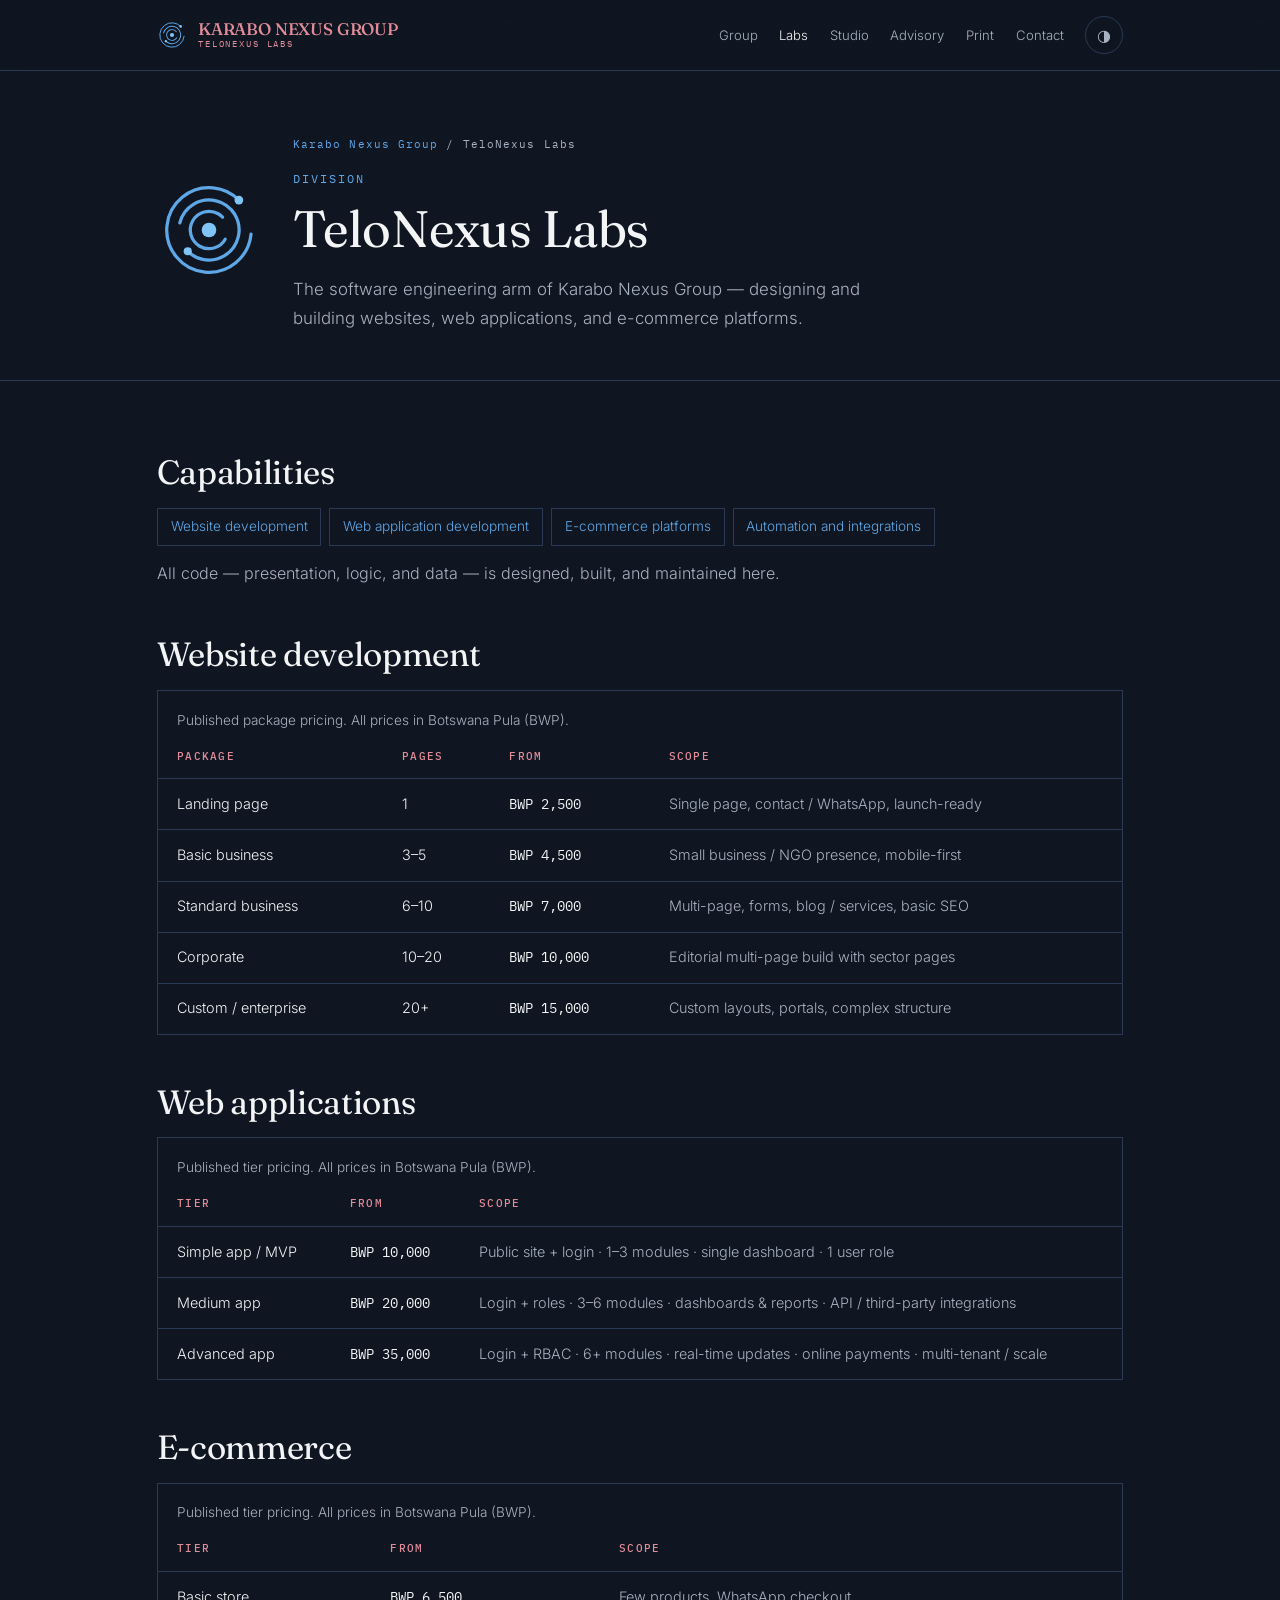
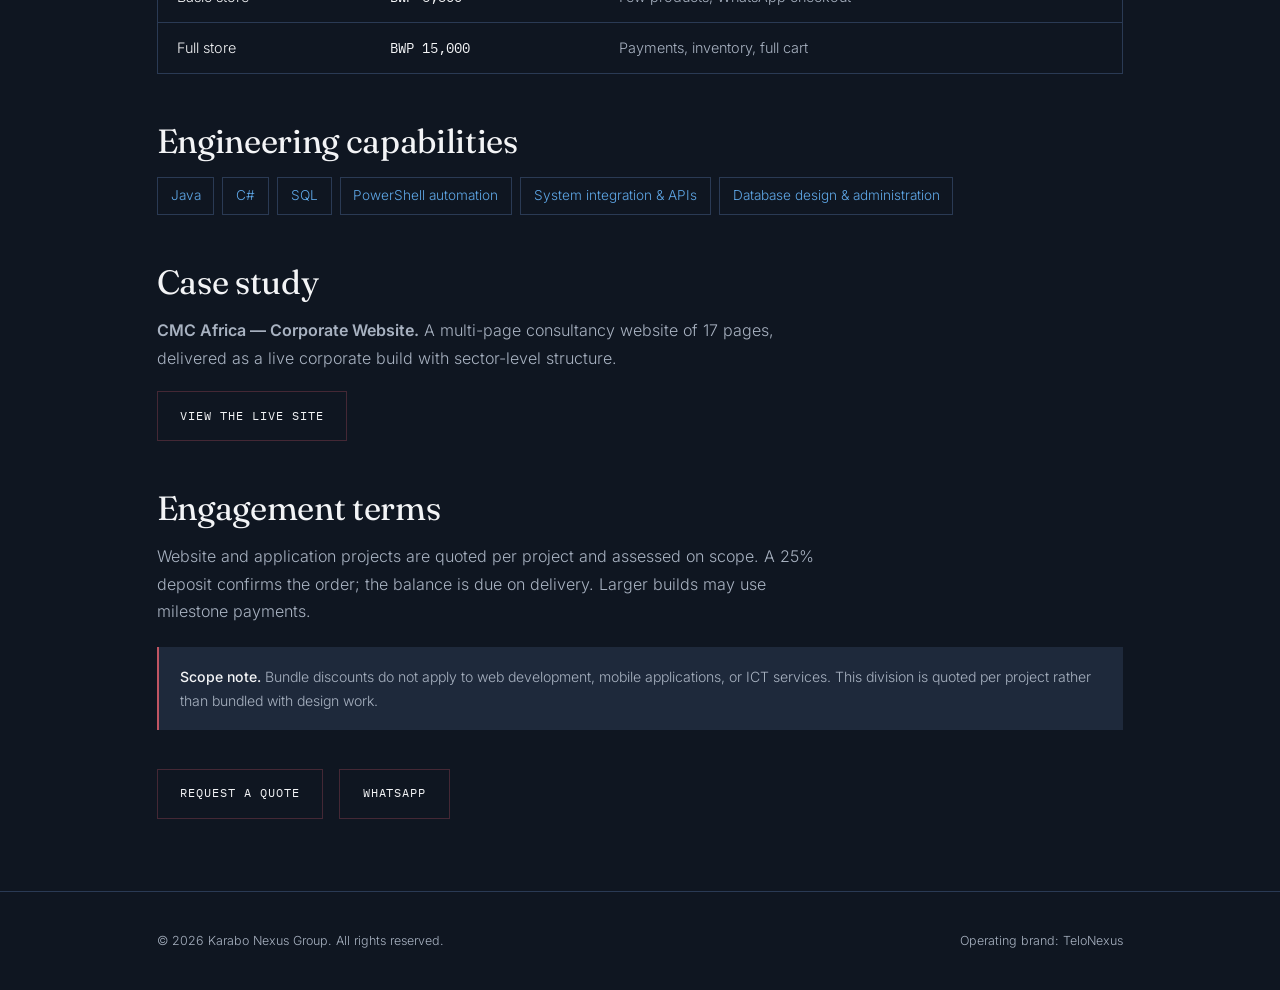
<file: labs.html>
<!DOCTYPE html>
<html lang="en">
<head>
<meta charset="UTF-8">
<meta name="viewport" content="width=device-width, initial-scale=1.0">
<title>TeloNexus Labs — Software Engineering | Karabo Nexus Group</title>
<meta name="description" content="TeloNexus Labs builds websites, web applications, and e-commerce platforms — from single-page launches to multi-module systems with RBAC and payments.">
<style>
@font-face {
  font-family: 'Fraunces';
  font-style: normal;
  font-weight: 300 600;
  font-display: swap;
  src: url('assets/fonts/fraunces-var.woff2') format('woff2');
  unicode-range: U+0000-00FF, U+0131, U+0152-0153, U+02BB-02BC, U+02C6, U+02DA, U+02DC, U+2000-206F, U+2074, U+20AC, U+2122, U+2191, U+2193, U+2212, U+2215, U+FEFF, U+FFFD;
}
@font-face {
  font-family: 'Inter';
  font-style: normal;
  font-weight: 300 600;
  font-display: swap;
  src: url('assets/fonts/inter-var.woff2') format('woff2');
  unicode-range: U+0000-00FF, U+0131, U+0152-0153, U+02BB-02BC, U+02C6, U+02DA, U+02DC, U+2000-206F, U+2074, U+20AC, U+2122, U+2191, U+2193, U+2212, U+2215, U+FEFF, U+FFFD;
}
@font-face {
  font-family: 'IBM Plex Mono';
  font-style: normal;
  font-weight: 400;
  font-display: swap;
  src: url('assets/fonts/plexmono-400.woff2') format('woff2');
  unicode-range: U+0000-00FF, U+0131, U+0152-0153, U+02BB-02BC, U+02C6, U+02DA, U+02DC, U+2000-206F, U+2074, U+20AC, U+2122, U+2191, U+2193, U+2212, U+2215, U+FEFF, U+FFFD;
}
@font-face {
  font-family: 'IBM Plex Mono';
  font-style: normal;
  font-weight: 500;
  font-display: swap;
  src: url('assets/fonts/plexmono-500.woff2') format('woff2');
  unicode-range: U+0000-00FF, U+0131, U+0152-0153, U+02BB-02BC, U+02C6, U+02DA, U+02DC, U+2000-206F, U+2074, U+20AC, U+2122, U+2191, U+2193, U+2212, U+2215, U+FEFF, U+FFFD;
}

:root {
  
  --bg: #0F1621;
  --bg-2: #1E293B;
  --bg-3: #24324A;
  --ink: #F3F4F6;
  --ink-dim: #A8B2C1;
  --border: #2A3A54;
  --bronze: #C15563;
  --bronze-deep: #8E1D2C;
  --bronze-soft: rgba(193, 85, 99, 0.30);
  --steel: #A8B2C1;

  
  --accent-text: #E08C99;

  --nav-bg: linear-gradient(to bottom, rgba(15, 22, 33, 0.92), rgba(15, 22, 33, 0.72));
  --max: 1120px;
  --radius: 10px;
  --ease: cubic-bezier(.22, 1, .36, 1);
}

html[data-theme="light"] {
  --bg: #F3F4F6;
  --bg-2: #FFFFFF;
  --bg-3: #E9EEF5;
  --ink: #0F1621;
  --ink-dim: #5B6B80;
  --border: #D7DFE9;
  --bronze: #8E1D2C;
  --bronze-deep: #8E1D2C;
  --bronze-soft: rgba(142, 29, 44, 0.16);
  --accent-text: #8E1D2C;
  --steel: #52637A;
  --nav-bg: linear-gradient(to bottom, rgba(255, 255, 255, 0.94), rgba(255, 255, 255, 0.78));
}

*, *::before, *::after { box-sizing: border-box; margin: 0; padding: 0; }

html { scroll-behavior: smooth; }

body {
  background: var(--bg);
  color: var(--ink);
  font-family: 'Inter', system-ui, sans-serif;
  font-weight: 300;
  line-height: 1.7;
  -webkit-font-smoothing: antialiased;
  overflow-x: hidden;
}

img { max-width: 100%; display: block; }

a { color: inherit; }

:focus-visible {
  outline: 2px solid var(--accent-text);
  outline-offset: 3px;
  border-radius: 3px;
}

::selection { background: var(--bronze-soft); color: var(--ink); }

.skip-link {
  position: absolute; left: -9999px; top: 0;
  background: var(--bg-2); color: var(--ink);
  padding: .8rem 1.2rem; border: 1px solid var(--border); z-index: 200;
}
.skip-link:focus { left: 1rem; top: 1rem; }

h1, h2, h3, h4 { font-family: 'Fraunces', Georgia, serif; font-weight: 400; line-height: 1.15; letter-spacing: -0.01em; }

.eyebrow {
  font-family: 'IBM Plex Mono', ui-monospace, monospace;
  font-size: .72rem;
  letter-spacing: .18em;
  text-transform: uppercase;
  color: var(--accent-text);
}

.lede { color: var(--ink-dim); font-size: 1.05rem; max-width: 62ch; }

.mono {
  font-family: 'IBM Plex Mono', ui-monospace, monospace;
  font-size: .78rem;
  letter-spacing: .06em;
  color: var(--ink-dim);
}

.wrap { max-width: var(--max); margin: 0 auto; padding: 0 6vw; }
section { padding: 4.5rem 0; }
.section-head { margin-bottom: 2.6rem; }
.section-head h2 { font-size: clamp(1.7rem, 3.4vw, 2.5rem); margin-top: .6rem; }

header.site {
  position: sticky; top: 0; z-index: 50;
  backdrop-filter: blur(10px);
  background: var(--nav-bg);
  border-bottom: 1px solid var(--border);
}
.bar {
  display: flex; align-items: center; justify-content: space-between; gap: 1rem;
  padding: 1rem 6vw;
  max-width: var(--max); margin: 0 auto;
}
.brand { text-decoration: none; display: flex; flex-direction: column; line-height: 1.15; }
.brand b { font-family: 'Fraunces', serif; font-weight: 500; font-size: 1.05rem; letter-spacing: -0.01em; }
.brand span {
  font-family: 'IBM Plex Mono', monospace; font-size: .58rem;
  letter-spacing: .2em; text-transform: uppercase; color: var(--accent-text);
}
.nav { display: flex; align-items: center; gap: 1.35rem; }
.nav a { text-decoration: none; color: var(--ink-dim); font-size: .82rem; transition: color .2s; }
.nav a:hover, .nav a[aria-current="page"] { color: var(--ink); }

.theme-toggle {
  background: transparent; border: 1px solid var(--border); color: var(--ink-dim);
  width: 38px; height: 38px; border-radius: 50%; cursor: pointer; font-size: 1rem;
  display: inline-flex; align-items: center; justify-content: center;
  transition: border-color .2s, color .2s;
}
.theme-toggle:hover { border-color: var(--bronze); color: var(--ink); }

.nav-toggle { display: none; }

.hero { position: relative; padding: 6rem 0 4rem; border-bottom: 1px solid var(--border); }
.hero::after {
  content: ''; position: absolute; right: -10vmax; top: -16vmax;
  width: 44vmax; height: 44vmax; border-radius: 50%;
  background: radial-gradient(circle, rgba(193, 85, 99, .30), transparent 62%);
  filter: blur(80px); opacity: .5; pointer-events: none; z-index: 0;
}
.hero-inner { position: relative; z-index: 1; }
.hero h1 { font-size: clamp(2.2rem, 6vw, 4.2rem); margin: .9rem 0 1.2rem; }
.hero h1 em { font-style: italic; font-weight: 300; color: var(--bronze); }

.grid-4 { display: grid; grid-template-columns: repeat(2, 1fr); gap: 1.2rem; }

.card {
  position: relative; display: block; text-decoration: none;
  border: 1px solid var(--border); background: var(--bg-2);
  padding: 2rem 1.8rem;
  transition: border-color .25s, transform .25s, background .25s;
}
.card:hover, .card:focus-visible { border-color: var(--bronze); transform: translateY(-3px); background: var(--bg-3); }
.card h3 { font-size: 1.25rem; font-weight: 500; }
.card p { color: var(--ink-dim); font-size: .92rem; margin-top: .6rem; }
.card .go {
  display: inline-block; margin-top: 1.1rem;
  font-family: 'IBM Plex Mono', monospace; font-size: .68rem;
  letter-spacing: .1em; text-transform: uppercase; color: var(--accent-text);
}
.card::after {
  content: ''; position: absolute; left: 0; right: 0; bottom: 0; height: 2px;
  background: linear-gradient(90deg, var(--bronze), transparent);
  transform: scaleX(0); transform-origin: left; transition: transform .4s var(--ease);
}
.card:hover::after, .card:focus-visible::after { transform: scaleX(1); }

.teaser-box {
  border: 1px dashed var(--border); background: var(--bg-2);
  padding: 2.2rem 2rem; text-align: center;
}
.teaser-box h3 { font-size: 1.5rem; margin: .7rem 0 .6rem; }
.teaser-box p { color: var(--ink-dim); font-size: .95rem; max-width: 52ch; margin: 0 auto; }
.chips { display: flex; gap: .5rem; justify-content: center; margin-top: 1.1rem; flex-wrap: wrap; }
.chip {
  font-family: 'IBM Plex Mono', monospace; font-size: .64rem;
  letter-spacing: .1em; text-transform: uppercase;
  border: 1px solid var(--bronze-soft); padding: .3rem .7rem; color: var(--accent-text);
}

.narrative { background: var(--bg-2); border-top: 1px solid var(--border); border-bottom: 1px solid var(--border); }
.narrative h2 { font-size: clamp(1.8rem, 4vw, 2.8rem); }
.narrative h2 em { font-style: italic; font-weight: 300; color: var(--bronze); }
.narrative p { color: var(--ink-dim); max-width: 64ch; margin-top: 1.1rem; }
.narrative p + p { margin-top: .9rem; }

.page-head { border-bottom: 1px solid var(--border); padding: 4rem 0 3rem; }
.page-head h1 { font-size: clamp(2rem, 5vw, 3.2rem); margin: .7rem 0 1rem; }
.crumbs { font-family: 'IBM Plex Mono', monospace; font-size: .68rem; letter-spacing: .1em; color: var(--ink-dim); margin-bottom: 1rem; }
.crumbs a { color: var(--accent-text); text-decoration: none; }

.proof { padding: 3rem 0; border-bottom: 1px solid var(--border); }
.stats { display: flex; gap: 3rem; flex-wrap: wrap; }
.stat { border-top: 1px solid var(--border); padding-top: 1rem; min-width: 140px; }
.stat .num {
  display: block; font-family: 'Fraunces', Georgia, serif;
  font-size: 2.2rem; line-height: 1; color: var(--bronze);
}
.stat .label { display: block; margin-top: .5rem; font-size: .78rem; color: var(--ink-dim); letter-spacing: .03em; }
.proof-note { margin-top: 1.8rem; }

.gallery { display: grid; grid-template-columns: repeat(auto-fill, minmax(190px, 1fr)); gap: .9rem; margin-top: 1.2rem; }
.shot {
  position: relative; display: block; aspect-ratio: 4 / 5; overflow: hidden;
  border: 1px solid var(--border); background: var(--bg-3);
}
.shot.wide { aspect-ratio: 4 / 3; }
.shot img { width: 100%; height: 100%; object-fit: cover; transition: transform .35s var(--ease); }
.shot:hover, .shot:focus-visible { border-color: var(--bronze); }
.shot:hover img { transform: scale(1.04); }
.shot figcaption {
  position: absolute; left: 0; right: 0; bottom: 0;
  padding: 1.6rem .8rem .6rem;
  background: linear-gradient(to top, rgba(15, 22, 33, .92), transparent);
  font-family: 'IBM Plex Mono', ui-monospace, monospace;
  font-size: .6rem; letter-spacing: .1em; text-transform: uppercase;
  color: var(--ink); opacity: 0; transition: opacity .25s;
}
.shot:hover figcaption, .shot:focus-visible figcaption { opacity: 1; }
.gallery-tag {
  display: inline-block; margin-top: 1.6rem;
  font-family: 'IBM Plex Mono', ui-monospace, monospace;
  font-size: .66rem; letter-spacing: .14em; text-transform: uppercase;
  color: var(--accent-text);
}

.table-wrap { overflow-x: auto; border: 1px solid var(--border); }
table { width: 100%; border-collapse: collapse; font-size: .9rem; min-width: 560px; }
caption { text-align: left; padding: 1.1rem 1.2rem .2rem; color: var(--ink-dim); font-size: .85rem; }
th, td { text-align: left; padding: .8rem 1.2rem; border-top: 1px solid var(--border); vertical-align: top; }
thead th {
  font-family: 'IBM Plex Mono', monospace; font-size: .66rem;
  letter-spacing: .12em; text-transform: uppercase;
  color: var(--accent-text); font-weight: 500; border-top: 0;
}
td.price { font-family: 'IBM Plex Mono', monospace; white-space: nowrap; color: var(--ink); }
td.scope { color: var(--ink-dim); }

.prose h2 { font-size: clamp(1.5rem, 3vw, 2.1rem); margin: 3rem 0 1rem; }
.prose h2:first-child { margin-top: 0; }
.prose p { color: var(--ink-dim); max-width: 68ch; margin-top: .9rem; }
.prose ul { list-style: none; margin-top: 1rem; display: flex; flex-wrap: wrap; gap: .5rem; }
.prose li {
  border: 1px solid var(--border); padding: .4rem .8rem; font-size: .85rem; color: var(--ink-dim);
}

.note {
  border-left: 2px solid var(--bronze); background: var(--bg-2);
  padding: 1.1rem 1.3rem; margin-top: 1.4rem;
  font-size: .88rem; color: var(--ink-dim);
}
.note b { color: var(--ink); font-weight: 500; }

.btn {
  display: inline-flex; align-items: center; gap: .6rem;
  font-family: 'IBM Plex Mono', monospace; font-size: .76rem;
  letter-spacing: .08em; text-transform: uppercase; text-decoration: none;
  color: var(--ink); border: 1px solid var(--bronze-soft);
  padding: .85rem 1.4rem; transition: background .2s, border-color .2s;
}
.btn:hover { background: rgba(193, 85, 99, .12); border-color: var(--bronze); }

.actions { display: flex; gap: 1rem; flex-wrap: wrap; margin-top: 2.4rem; }

.contact-grid { display: grid; grid-template-columns: repeat(auto-fit, minmax(220px, 1fr)); gap: 1.2rem; }
.contact-card { border: 1px solid var(--border); background: var(--bg-2); padding: 1.5rem; }
.contact-card h3 { font-size: 1.05rem; font-weight: 500; margin-bottom: .5rem; }
.contact-card a { color: var(--accent-text); text-decoration: none; font-size: .9rem; }
.contact-card a:hover { text-decoration: underline; }

footer.site {
  border-top: 1px solid var(--border); padding: 2.4rem 0;
  color: var(--ink-dim); font-size: .78rem;
}
footer.site .foot-inner {
  max-width: var(--max); margin: 0 auto; padding: 0 6vw;
  display: flex; justify-content: space-between; gap: 1rem; flex-wrap: wrap;
}
footer.site a { color: var(--ink-dim); }

@media (max-width: 760px) {
  .grid-4 { grid-template-columns: 1fr; }
  .bar { flex-wrap: wrap; }
  .nav {
    display: none; position: absolute; top: 100%; left: 0; right: 0;
    flex-direction: column; align-items: flex-start; gap: 1rem;
    background: var(--bg-2); border-bottom: 1px solid var(--border);
    padding: 1.4rem 6vw;
  }
  .nav.open { display: flex; }
  .nav-toggle {
    display: inline-flex; flex-direction: column; align-items: center; justify-content: center;
    gap: 5px; width: 42px; height: 42px; cursor: pointer;
    background: transparent; border: 1px solid var(--border); color: var(--ink); border-radius: 8px;
  }
  .nav-toggle span { display: block; width: 18px; height: 2px; background: var(--ink); }
}

@media (prefers-reduced-motion: reduce) {
  *, *::before, *::after { animation: none !important; transition: none !important; }
  html { scroll-behavior: auto; }
}

.reveal { opacity: 0; transform: translateY(22px); transition: opacity .7s var(--ease), transform .7s var(--ease); }
.reveal.in { opacity: 1; transform: none; }
@media (prefers-reduced-motion: reduce) { .reveal { opacity: 1; transform: none; } }

:root{
  --div-labs:#5FA8E8;
  --div-studio:#D4718A;
  --div-print:#D9A441;
  --div-advisory:#7CC4A0;
  --div:#E08C99;           
  --div-fill:rgba(224,139,153,.12);
}
[data-division="labs"]{--div:var(--div-labs);--div-fill:rgba(95,168,232,.12)}
[data-division="studio"]{--div:var(--div-studio);--div-fill:rgba(212,113,138,.12)}
[data-division="print"]{--div:var(--div-print);--div-fill:rgba(217,164,65,.12)}
[data-division="advisory"]{--div:var(--div-advisory);--div-fill:rgba(124,196,160,.12)}

.eyebrow,.crumbs a,.go,.contact-card a,.prose li{color:var(--div)}
.card--labs .eyebrow,.card--labs .go{color:var(--div-labs)}
.card--studio .eyebrow,.card--studio .go{color:var(--div-studio)}
.card--print .eyebrow,.card--print .go{color:var(--div-print)}
.card--advisory .eyebrow,.card--advisory .go{color:var(--div-advisory)}

.brand{gap:.7rem;flex-direction:row;align-items:center}
.brand svg{width:30px;height:30px;flex:0 0 30px}
.brand .brand-text{display:flex;flex-direction:column;line-height:1.15}

.head-row{display:flex;align-items:center;gap:2rem;flex-wrap:wrap}
.head-mark{flex:0 0 auto}
.head-mark svg{width:104px;height:104px}
.head-copy{flex:1 1 320px;min-width:0}

.card>svg{width:58px;height:58px;display:block;margin:0 0 1rem}
.card{text-align:left}
.card h3{margin-top:.15rem}

@media (max-width:760px){.head-mark svg{width:72px;height:72px}.brand svg{width:26px;height:26px;flex:0 0 26px}}
</style>
</head>
<body data-division="labs">

<a class="skip-link" href="#main">Skip to content</a>

<header class="site">
  <div class="bar">
    <a class="brand" href="index.html"><svg xmlns="http://www.w3.org/2000/svg" viewBox="0 0 128 128" role="img" aria-label="TeloNexus Labs"> <title>TeloNexus Labs</title> <circle cx="64" cy="64" r="52.00" fill="none" stroke="#5FA8E8" stroke-width="4" stroke-linecap="round" stroke-dasharray="280.73 46.00" transform="rotate(-354.32 64 64)"/> <circle cx="64" cy="64" r="37.00" fill="none" stroke="#5FA8E8" stroke-width="4" stroke-linecap="round" stroke-dasharray="194.48 38.00" transform="rotate(-166.16 64 64)"/> <circle cx="64" cy="64" r="23.00" fill="none" stroke="#5FA8E8" stroke-width="4" stroke-linecap="round" stroke-dasharray="114.51 30.00" transform="rotate(-330.27 64 64)"/> <circle cx="100.77" cy="27.23" r="5.4" fill="#7FC4F5"/> <circle cx="37.84" cy="90.16" r="5.0" fill="#7FC4F5"/> <circle cx="64" cy="64" r="9" fill="#7FC4F5"/> </svg><span class="brand-text"><b>Karabo Nexus Group</b><span>TeloNexus Labs</span></span></a>
    <button class="nav-toggle" id="navToggle" aria-label="Open menu" aria-expanded="false" aria-controls="nav"><span></span><span></span><span></span></button>
    <nav class="nav" id="nav" aria-label="Primary">
      <a href="index.html">Group</a>
      <a href="labs.html" aria-current="page">Labs</a>
      <a href="studio.html">Studio</a>
      <a href="advisory.html">Advisory</a>
      <a href="print.html">Print</a>
      <a href="index.html#contact">Contact</a>
      <button class="theme-toggle" id="themeToggle" aria-label="Toggle light and dark mode">◑</button>
    </nav>
  </div>
</header>

<main id="main">

  <section class="page-head"><div class="wrap head-row"><div class="head-mark"><svg xmlns="http://www.w3.org/2000/svg" viewBox="0 0 128 128" role="img" aria-label="TeloNexus Labs"> <title>TeloNexus Labs</title> <circle cx="64" cy="64" r="52.00" fill="none" stroke="#5FA8E8" stroke-width="4" stroke-linecap="round" stroke-dasharray="280.73 46.00" transform="rotate(-354.32 64 64)"/> <circle cx="64" cy="64" r="37.00" fill="none" stroke="#5FA8E8" stroke-width="4" stroke-linecap="round" stroke-dasharray="194.48 38.00" transform="rotate(-166.16 64 64)"/> <circle cx="64" cy="64" r="23.00" fill="none" stroke="#5FA8E8" stroke-width="4" stroke-linecap="round" stroke-dasharray="114.51 30.00" transform="rotate(-330.27 64 64)"/> <circle cx="100.77" cy="27.23" r="5.4" fill="#7FC4F5"/> <circle cx="37.84" cy="90.16" r="5.0" fill="#7FC4F5"/> <circle cx="64" cy="64" r="9" fill="#7FC4F5"/> </svg></div><div class="head-copy">
      <p class="crumbs"><a href="index.html">Karabo Nexus Group</a> / TeloNexus Labs</p>
      <p class="eyebrow">Division</p>
      <h1>TeloNexus Labs</h1>
      <p class="lede">The software engineering arm of Karabo Nexus Group — designing and building websites, web applications, and e-commerce platforms.</p>
    </div></div></section>

  <section class="prose">
    <div class="wrap">

      <h2>Capabilities</h2>
      <ul>
        <li>Website development</li>
        <li>Web application development</li>
        <li>E-commerce platforms</li>
        <li>Automation and integrations</li>
      </ul>
      <p>All code — presentation, logic, and data — is designed, built, and maintained here.</p>

      <h2>Website development</h2>
      <div class="table-wrap">
        <table>
          <caption>Published package pricing. All prices in Botswana Pula (BWP).</caption>
          <thead><tr><th scope="col">Package</th><th scope="col">Pages</th><th scope="col">From</th><th scope="col">Scope</th></tr></thead>
          <tbody>
            <tr><td>Landing page</td><td>1</td><td class="price">BWP 2,500</td><td class="scope">Single page, contact / WhatsApp, launch-ready</td></tr>
            <tr><td>Basic business</td><td>3–5</td><td class="price">BWP 4,500</td><td class="scope">Small business / NGO presence, mobile-first</td></tr>
            <tr><td>Standard business</td><td>6–10</td><td class="price">BWP 7,000</td><td class="scope">Multi-page, forms, blog / services, basic SEO</td></tr>
            <tr><td>Corporate</td><td>10–20</td><td class="price">BWP 10,000</td><td class="scope">Editorial multi-page build with sector pages</td></tr>
            <tr><td>Custom / enterprise</td><td>20+</td><td class="price">BWP 15,000</td><td class="scope">Custom layouts, portals, complex structure</td></tr>
          </tbody>
        </table>
      </div>

      <h2>Web applications</h2>
      <div class="table-wrap">
        <table>
          <caption>Published tier pricing. All prices in Botswana Pula (BWP).</caption>
          <thead><tr><th scope="col">Tier</th><th scope="col">From</th><th scope="col">Scope</th></tr></thead>
          <tbody>
            <tr><td>Simple app / MVP</td><td class="price">BWP 10,000</td><td class="scope">Public site + login · 1–3 modules · single dashboard · 1 user role</td></tr>
            <tr><td>Medium app</td><td class="price">BWP 20,000</td><td class="scope">Login + roles · 3–6 modules · dashboards &amp; reports · API / third-party integrations</td></tr>
            <tr><td>Advanced app</td><td class="price">BWP 35,000</td><td class="scope">Login + RBAC · 6+ modules · real-time updates · online payments · multi-tenant / scale</td></tr>
          </tbody>
        </table>
      </div>

      <h2>E-commerce</h2>
      <div class="table-wrap">
        <table>
          <caption>Published tier pricing. All prices in Botswana Pula (BWP).</caption>
          <thead><tr><th scope="col">Tier</th><th scope="col">From</th><th scope="col">Scope</th></tr></thead>
          <tbody>
            <tr><td>Basic store</td><td class="price">BWP 6,500</td><td class="scope">Few products, WhatsApp checkout</td></tr>
            <tr><td>Full store</td><td class="price">BWP 15,000</td><td class="scope">Payments, inventory, full cart</td></tr>
          </tbody>
        </table>
      </div>

      <h2>Engineering capabilities</h2>
      <ul>
        <li>Java</li><li>C#</li><li>SQL</li>
        <li>PowerShell automation</li>
        <li>System integration &amp; APIs</li>
        <li>Database design &amp; administration</li>
      </ul>

      <h2>Case study</h2>
      <p><b>CMC Africa — Corporate Website.</b> A multi-page consultancy website of 17 pages, delivered as a live corporate build with sector-level structure.</p>
      <div class="actions" style="margin-top:1.2rem;">
        <a class="btn" href="https://karabokeontse-png.github.io/CMC-website-/" rel="noopener" target="_blank">View the live site</a>
      </div>

      <h2>Engagement terms</h2>
      <p>Website and application projects are quoted per project and assessed on scope. A 25% deposit confirms the order; the balance is due on delivery. Larger builds may use milestone payments.</p>
      <div class="note"><b>Scope note.</b> Bundle discounts do not apply to web development, mobile applications, or ICT services. This division is quoted per project rather than bundled with design work.</div>

      <div class="actions">
        <a class="btn" href="mailto:karabokeontse@gmail.com?subject=Software%20project%20enquiry">Request a quote</a>
        <a class="btn" href="https://wa.me/26772947916" rel="noopener" target="_blank">WhatsApp</a>
      </div>

    </div>
  </section>

</main>

<footer class="site">
  <div class="foot-inner">
    <span>© 2026 Karabo Nexus Group. All rights reserved.</span>
    <span>Operating brand: TeloNexus</span>
  </div>
</footer>

<script>
(function () {
  var root = document.documentElement, btn = document.getElementById('themeToggle');
  var nav = document.getElementById('nav'), navBtn = document.getElementById('navToggle');
  if (btn) btn.addEventListener('click', function () {
    var light = root.getAttribute('data-theme') === 'light';
    root.setAttribute('data-theme', light ? 'dark' : 'light');
    btn.textContent = light ? '◑' : '◐';
  });
  if (navBtn) navBtn.addEventListener('click', function () {
    var open = nav.classList.toggle('open');
    navBtn.setAttribute('aria-expanded', String(open));
  });
})();
</script>

</body>
</html>
</file>
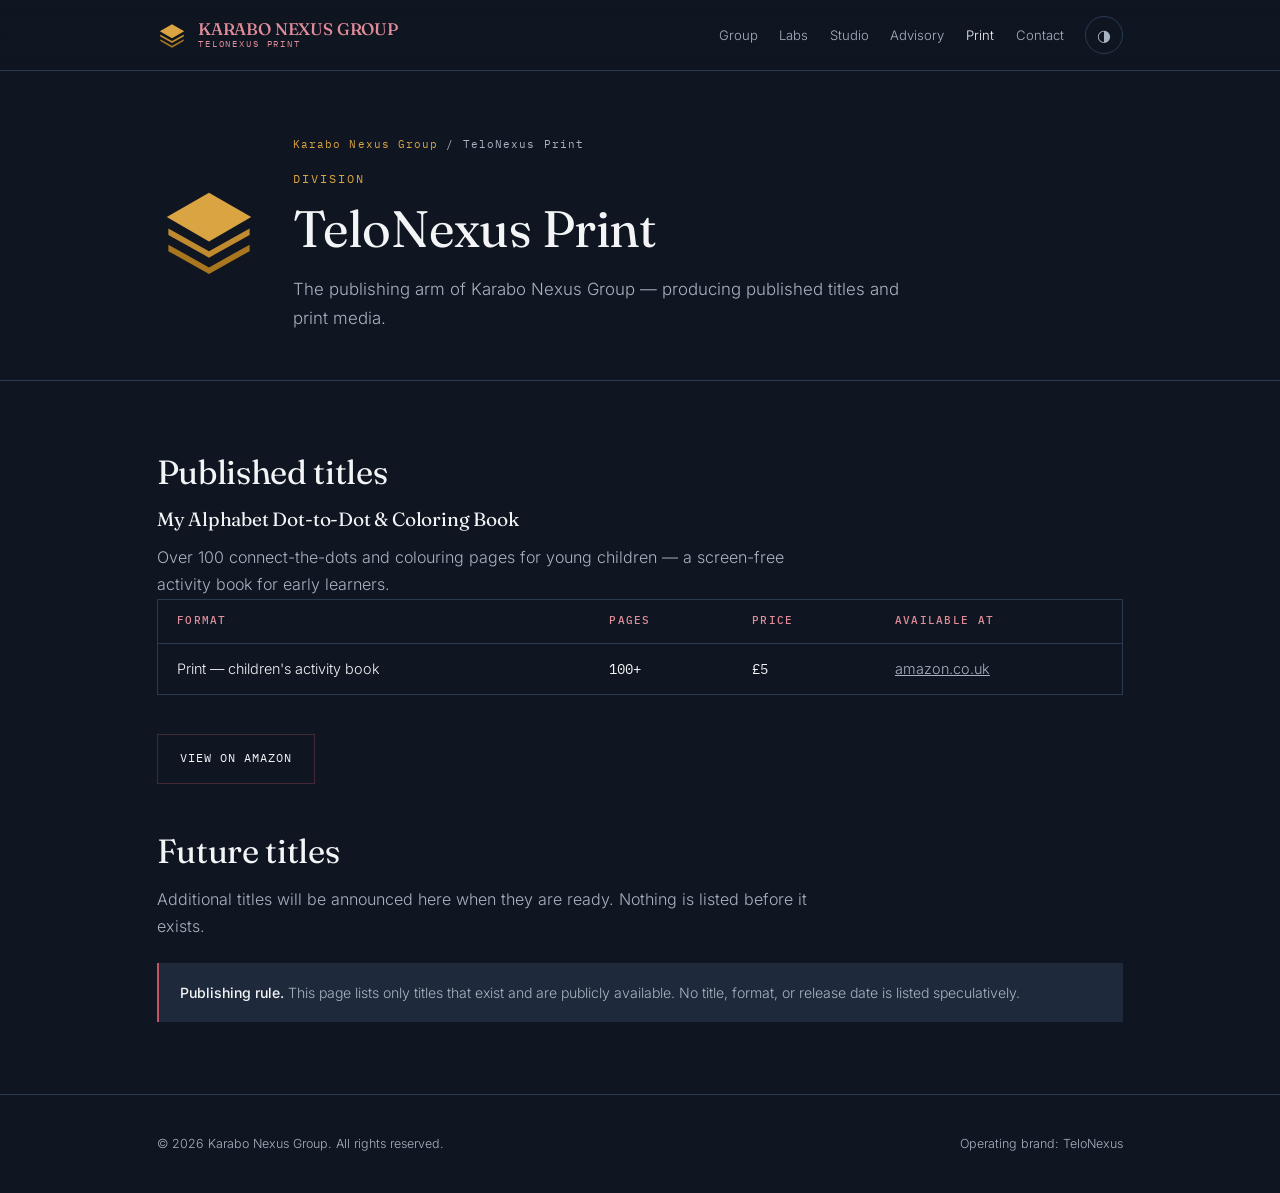
<file: print.html>
<!DOCTYPE html>
<html lang="en">
<head>
<meta charset="UTF-8">
<meta name="viewport" content="width=device-width, initial-scale=1.0">
<title>TeloNexus Print — Publishing | Karabo Nexus Group</title>
<meta name="description" content="TeloNexus Print publishes print and print-ready titles, beginning with a children's activity book of 100+ connect-the-dots and colouring pages.">
<style>
@font-face {
  font-family: 'Fraunces';
  font-style: normal;
  font-weight: 300 600;
  font-display: swap;
  src: url('assets/fonts/fraunces-var.woff2') format('woff2');
  unicode-range: U+0000-00FF, U+0131, U+0152-0153, U+02BB-02BC, U+02C6, U+02DA, U+02DC, U+2000-206F, U+2074, U+20AC, U+2122, U+2191, U+2193, U+2212, U+2215, U+FEFF, U+FFFD;
}
@font-face {
  font-family: 'Inter';
  font-style: normal;
  font-weight: 300 600;
  font-display: swap;
  src: url('assets/fonts/inter-var.woff2') format('woff2');
  unicode-range: U+0000-00FF, U+0131, U+0152-0153, U+02BB-02BC, U+02C6, U+02DA, U+02DC, U+2000-206F, U+2074, U+20AC, U+2122, U+2191, U+2193, U+2212, U+2215, U+FEFF, U+FFFD;
}
@font-face {
  font-family: 'IBM Plex Mono';
  font-style: normal;
  font-weight: 400;
  font-display: swap;
  src: url('assets/fonts/plexmono-400.woff2') format('woff2');
  unicode-range: U+0000-00FF, U+0131, U+0152-0153, U+02BB-02BC, U+02C6, U+02DA, U+02DC, U+2000-206F, U+2074, U+20AC, U+2122, U+2191, U+2193, U+2212, U+2215, U+FEFF, U+FFFD;
}
@font-face {
  font-family: 'IBM Plex Mono';
  font-style: normal;
  font-weight: 500;
  font-display: swap;
  src: url('assets/fonts/plexmono-500.woff2') format('woff2');
  unicode-range: U+0000-00FF, U+0131, U+0152-0153, U+02BB-02BC, U+02C6, U+02DA, U+02DC, U+2000-206F, U+2074, U+20AC, U+2122, U+2191, U+2193, U+2212, U+2215, U+FEFF, U+FFFD;
}

:root {
  
  --bg: #0F1621;
  --bg-2: #1E293B;
  --bg-3: #24324A;
  --ink: #F3F4F6;
  --ink-dim: #A8B2C1;
  --border: #2A3A54;
  --bronze: #C15563;
  --bronze-deep: #8E1D2C;
  --bronze-soft: rgba(193, 85, 99, 0.30);
  --steel: #A8B2C1;

  
  --accent-text: #E08C99;

  --nav-bg: linear-gradient(to bottom, rgba(15, 22, 33, 0.92), rgba(15, 22, 33, 0.72));
  --max: 1120px;
  --radius: 10px;
  --ease: cubic-bezier(.22, 1, .36, 1);
}

html[data-theme="light"] {
  --bg: #F3F4F6;
  --bg-2: #FFFFFF;
  --bg-3: #E9EEF5;
  --ink: #0F1621;
  --ink-dim: #5B6B80;
  --border: #D7DFE9;
  --bronze: #8E1D2C;
  --bronze-deep: #8E1D2C;
  --bronze-soft: rgba(142, 29, 44, 0.16);
  --accent-text: #8E1D2C;
  --steel: #52637A;
  --nav-bg: linear-gradient(to bottom, rgba(255, 255, 255, 0.94), rgba(255, 255, 255, 0.78));
}

*, *::before, *::after { box-sizing: border-box; margin: 0; padding: 0; }

html { scroll-behavior: smooth; }

body {
  background: var(--bg);
  color: var(--ink);
  font-family: 'Inter', system-ui, sans-serif;
  font-weight: 300;
  line-height: 1.7;
  -webkit-font-smoothing: antialiased;
  overflow-x: hidden;
}

img { max-width: 100%; display: block; }

a { color: inherit; }

:focus-visible {
  outline: 2px solid var(--accent-text);
  outline-offset: 3px;
  border-radius: 3px;
}

::selection { background: var(--bronze-soft); color: var(--ink); }

.skip-link {
  position: absolute; left: -9999px; top: 0;
  background: var(--bg-2); color: var(--ink);
  padding: .8rem 1.2rem; border: 1px solid var(--border); z-index: 200;
}
.skip-link:focus { left: 1rem; top: 1rem; }

h1, h2, h3, h4 { font-family: 'Fraunces', Georgia, serif; font-weight: 400; line-height: 1.15; letter-spacing: -0.01em; }

.eyebrow {
  font-family: 'IBM Plex Mono', ui-monospace, monospace;
  font-size: .72rem;
  letter-spacing: .18em;
  text-transform: uppercase;
  color: var(--accent-text);
}

.lede { color: var(--ink-dim); font-size: 1.05rem; max-width: 62ch; }

.mono {
  font-family: 'IBM Plex Mono', ui-monospace, monospace;
  font-size: .78rem;
  letter-spacing: .06em;
  color: var(--ink-dim);
}

.wrap { max-width: var(--max); margin: 0 auto; padding: 0 6vw; }
section { padding: 4.5rem 0; }
.section-head { margin-bottom: 2.6rem; }
.section-head h2 { font-size: clamp(1.7rem, 3.4vw, 2.5rem); margin-top: .6rem; }

header.site {
  position: sticky; top: 0; z-index: 50;
  backdrop-filter: blur(10px);
  background: var(--nav-bg);
  border-bottom: 1px solid var(--border);
}
.bar {
  display: flex; align-items: center; justify-content: space-between; gap: 1rem;
  padding: 1rem 6vw;
  max-width: var(--max); margin: 0 auto;
}
.brand { text-decoration: none; display: flex; flex-direction: column; line-height: 1.15; }
.brand b { font-family: 'Fraunces', serif; font-weight: 500; font-size: 1.05rem; letter-spacing: -0.01em; }
.brand span {
  font-family: 'IBM Plex Mono', monospace; font-size: .58rem;
  letter-spacing: .2em; text-transform: uppercase; color: var(--accent-text);
}
.nav { display: flex; align-items: center; gap: 1.35rem; }
.nav a { text-decoration: none; color: var(--ink-dim); font-size: .82rem; transition: color .2s; }
.nav a:hover, .nav a[aria-current="page"] { color: var(--ink); }

.theme-toggle {
  background: transparent; border: 1px solid var(--border); color: var(--ink-dim);
  width: 38px; height: 38px; border-radius: 50%; cursor: pointer; font-size: 1rem;
  display: inline-flex; align-items: center; justify-content: center;
  transition: border-color .2s, color .2s;
}
.theme-toggle:hover { border-color: var(--bronze); color: var(--ink); }

.nav-toggle { display: none; }

.hero { position: relative; padding: 6rem 0 4rem; border-bottom: 1px solid var(--border); }
.hero::after {
  content: ''; position: absolute; right: -10vmax; top: -16vmax;
  width: 44vmax; height: 44vmax; border-radius: 50%;
  background: radial-gradient(circle, rgba(193, 85, 99, .30), transparent 62%);
  filter: blur(80px); opacity: .5; pointer-events: none; z-index: 0;
}
.hero-inner { position: relative; z-index: 1; }
.hero h1 { font-size: clamp(2.2rem, 6vw, 4.2rem); margin: .9rem 0 1.2rem; }
.hero h1 em { font-style: italic; font-weight: 300; color: var(--bronze); }

.grid-4 { display: grid; grid-template-columns: repeat(2, 1fr); gap: 1.2rem; }

.card {
  position: relative; display: block; text-decoration: none;
  border: 1px solid var(--border); background: var(--bg-2);
  padding: 2rem 1.8rem;
  transition: border-color .25s, transform .25s, background .25s;
}
.card:hover, .card:focus-visible { border-color: var(--bronze); transform: translateY(-3px); background: var(--bg-3); }
.card h3 { font-size: 1.25rem; font-weight: 500; }
.card p { color: var(--ink-dim); font-size: .92rem; margin-top: .6rem; }
.card .go {
  display: inline-block; margin-top: 1.1rem;
  font-family: 'IBM Plex Mono', monospace; font-size: .68rem;
  letter-spacing: .1em; text-transform: uppercase; color: var(--accent-text);
}
.card::after {
  content: ''; position: absolute; left: 0; right: 0; bottom: 0; height: 2px;
  background: linear-gradient(90deg, var(--bronze), transparent);
  transform: scaleX(0); transform-origin: left; transition: transform .4s var(--ease);
}
.card:hover::after, .card:focus-visible::after { transform: scaleX(1); }

.teaser-box {
  border: 1px dashed var(--border); background: var(--bg-2);
  padding: 2.2rem 2rem; text-align: center;
}
.teaser-box h3 { font-size: 1.5rem; margin: .7rem 0 .6rem; }
.teaser-box p { color: var(--ink-dim); font-size: .95rem; max-width: 52ch; margin: 0 auto; }
.chips { display: flex; gap: .5rem; justify-content: center; margin-top: 1.1rem; flex-wrap: wrap; }
.chip {
  font-family: 'IBM Plex Mono', monospace; font-size: .64rem;
  letter-spacing: .1em; text-transform: uppercase;
  border: 1px solid var(--bronze-soft); padding: .3rem .7rem; color: var(--accent-text);
}

.narrative { background: var(--bg-2); border-top: 1px solid var(--border); border-bottom: 1px solid var(--border); }
.narrative h2 { font-size: clamp(1.8rem, 4vw, 2.8rem); }
.narrative h2 em { font-style: italic; font-weight: 300; color: var(--bronze); }
.narrative p { color: var(--ink-dim); max-width: 64ch; margin-top: 1.1rem; }
.narrative p + p { margin-top: .9rem; }

.page-head { border-bottom: 1px solid var(--border); padding: 4rem 0 3rem; }
.page-head h1 { font-size: clamp(2rem, 5vw, 3.2rem); margin: .7rem 0 1rem; }
.crumbs { font-family: 'IBM Plex Mono', monospace; font-size: .68rem; letter-spacing: .1em; color: var(--ink-dim); margin-bottom: 1rem; }
.crumbs a { color: var(--accent-text); text-decoration: none; }

.proof { padding: 3rem 0; border-bottom: 1px solid var(--border); }
.stats { display: flex; gap: 3rem; flex-wrap: wrap; }
.stat { border-top: 1px solid var(--border); padding-top: 1rem; min-width: 140px; }
.stat .num {
  display: block; font-family: 'Fraunces', Georgia, serif;
  font-size: 2.2rem; line-height: 1; color: var(--bronze);
}
.stat .label { display: block; margin-top: .5rem; font-size: .78rem; color: var(--ink-dim); letter-spacing: .03em; }
.proof-note { margin-top: 1.8rem; }

.gallery { display: grid; grid-template-columns: repeat(auto-fill, minmax(190px, 1fr)); gap: .9rem; margin-top: 1.2rem; }
.shot {
  position: relative; display: block; aspect-ratio: 4 / 5; overflow: hidden;
  border: 1px solid var(--border); background: var(--bg-3);
}
.shot.wide { aspect-ratio: 4 / 3; }
.shot img { width: 100%; height: 100%; object-fit: cover; transition: transform .35s var(--ease); }
.shot:hover, .shot:focus-visible { border-color: var(--bronze); }
.shot:hover img { transform: scale(1.04); }
.shot figcaption {
  position: absolute; left: 0; right: 0; bottom: 0;
  padding: 1.6rem .8rem .6rem;
  background: linear-gradient(to top, rgba(15, 22, 33, .92), transparent);
  font-family: 'IBM Plex Mono', ui-monospace, monospace;
  font-size: .6rem; letter-spacing: .1em; text-transform: uppercase;
  color: var(--ink); opacity: 0; transition: opacity .25s;
}
.shot:hover figcaption, .shot:focus-visible figcaption { opacity: 1; }
.gallery-tag {
  display: inline-block; margin-top: 1.6rem;
  font-family: 'IBM Plex Mono', ui-monospace, monospace;
  font-size: .66rem; letter-spacing: .14em; text-transform: uppercase;
  color: var(--accent-text);
}

.table-wrap { overflow-x: auto; border: 1px solid var(--border); }
table { width: 100%; border-collapse: collapse; font-size: .9rem; min-width: 560px; }
caption { text-align: left; padding: 1.1rem 1.2rem .2rem; color: var(--ink-dim); font-size: .85rem; }
th, td { text-align: left; padding: .8rem 1.2rem; border-top: 1px solid var(--border); vertical-align: top; }
thead th {
  font-family: 'IBM Plex Mono', monospace; font-size: .66rem;
  letter-spacing: .12em; text-transform: uppercase;
  color: var(--accent-text); font-weight: 500; border-top: 0;
}
td.price { font-family: 'IBM Plex Mono', monospace; white-space: nowrap; color: var(--ink); }
td.scope { color: var(--ink-dim); }

.prose h2 { font-size: clamp(1.5rem, 3vw, 2.1rem); margin: 3rem 0 1rem; }
.prose h2:first-child { margin-top: 0; }
.prose p { color: var(--ink-dim); max-width: 68ch; margin-top: .9rem; }
.prose ul { list-style: none; margin-top: 1rem; display: flex; flex-wrap: wrap; gap: .5rem; }
.prose li {
  border: 1px solid var(--border); padding: .4rem .8rem; font-size: .85rem; color: var(--ink-dim);
}

.note {
  border-left: 2px solid var(--bronze); background: var(--bg-2);
  padding: 1.1rem 1.3rem; margin-top: 1.4rem;
  font-size: .88rem; color: var(--ink-dim);
}
.note b { color: var(--ink); font-weight: 500; }

.btn {
  display: inline-flex; align-items: center; gap: .6rem;
  font-family: 'IBM Plex Mono', monospace; font-size: .76rem;
  letter-spacing: .08em; text-transform: uppercase; text-decoration: none;
  color: var(--ink); border: 1px solid var(--bronze-soft);
  padding: .85rem 1.4rem; transition: background .2s, border-color .2s;
}
.btn:hover { background: rgba(193, 85, 99, .12); border-color: var(--bronze); }

.actions { display: flex; gap: 1rem; flex-wrap: wrap; margin-top: 2.4rem; }

.contact-grid { display: grid; grid-template-columns: repeat(auto-fit, minmax(220px, 1fr)); gap: 1.2rem; }
.contact-card { border: 1px solid var(--border); background: var(--bg-2); padding: 1.5rem; }
.contact-card h3 { font-size: 1.05rem; font-weight: 500; margin-bottom: .5rem; }
.contact-card a { color: var(--accent-text); text-decoration: none; font-size: .9rem; }
.contact-card a:hover { text-decoration: underline; }

footer.site {
  border-top: 1px solid var(--border); padding: 2.4rem 0;
  color: var(--ink-dim); font-size: .78rem;
}
footer.site .foot-inner {
  max-width: var(--max); margin: 0 auto; padding: 0 6vw;
  display: flex; justify-content: space-between; gap: 1rem; flex-wrap: wrap;
}
footer.site a { color: var(--ink-dim); }

@media (max-width: 760px) {
  .grid-4 { grid-template-columns: 1fr; }
  .bar { flex-wrap: wrap; }
  .nav {
    display: none; position: absolute; top: 100%; left: 0; right: 0;
    flex-direction: column; align-items: flex-start; gap: 1rem;
    background: var(--bg-2); border-bottom: 1px solid var(--border);
    padding: 1.4rem 6vw;
  }
  .nav.open { display: flex; }
  .nav-toggle {
    display: inline-flex; flex-direction: column; align-items: center; justify-content: center;
    gap: 5px; width: 42px; height: 42px; cursor: pointer;
    background: transparent; border: 1px solid var(--border); color: var(--ink); border-radius: 8px;
  }
  .nav-toggle span { display: block; width: 18px; height: 2px; background: var(--ink); }
}

@media (prefers-reduced-motion: reduce) {
  *, *::before, *::after { animation: none !important; transition: none !important; }
  html { scroll-behavior: auto; }
}

.reveal { opacity: 0; transform: translateY(22px); transition: opacity .7s var(--ease), transform .7s var(--ease); }
.reveal.in { opacity: 1; transform: none; }
@media (prefers-reduced-motion: reduce) { .reveal { opacity: 1; transform: none; } }

:root{
  --div-labs:#5FA8E8;
  --div-studio:#D4718A;
  --div-print:#D9A441;
  --div-advisory:#7CC4A0;
  --div:#E08C99;           
  --div-fill:rgba(224,139,153,.12);
}
[data-division="labs"]{--div:var(--div-labs);--div-fill:rgba(95,168,232,.12)}
[data-division="studio"]{--div:var(--div-studio);--div-fill:rgba(212,113,138,.12)}
[data-division="print"]{--div:var(--div-print);--div-fill:rgba(217,164,65,.12)}
[data-division="advisory"]{--div:var(--div-advisory);--div-fill:rgba(124,196,160,.12)}

.eyebrow,.crumbs a,.go,.contact-card a,.prose li{color:var(--div)}
.card--labs .eyebrow,.card--labs .go{color:var(--div-labs)}
.card--studio .eyebrow,.card--studio .go{color:var(--div-studio)}
.card--print .eyebrow,.card--print .go{color:var(--div-print)}
.card--advisory .eyebrow,.card--advisory .go{color:var(--div-advisory)}

.brand{gap:.7rem;flex-direction:row;align-items:center}
.brand svg{width:30px;height:30px;flex:0 0 30px}
.brand .brand-text{display:flex;flex-direction:column;line-height:1.15}

.head-row{display:flex;align-items:center;gap:2rem;flex-wrap:wrap}
.head-mark{flex:0 0 auto}
.head-mark svg{width:104px;height:104px}
.head-copy{flex:1 1 320px;min-width:0}

.card>svg{width:58px;height:58px;display:block;margin:0 0 1rem}
.card{text-align:left}
.card h3{margin-top:.15rem}

@media (max-width:760px){.head-mark svg{width:72px;height:72px}.brand svg{width:26px;height:26px;flex:0 0 26px}}
</style>
</head>
<body data-division="print">

<a class="skip-link" href="#main">Skip to content</a>

<header class="site">
  <div class="bar">
    <a class="brand" href="index.html"><svg xmlns="http://www.w3.org/2000/svg" viewBox="0 0 128 128" role="img" aria-label="TeloNexus Print"> <title>TeloNexus Print</title> <path d="M64,18 L116,48 L64,78 L12,48 Z" fill="#D9A441"/> <path d="M14,62 L64,90 L114,62 L114,70 L64,98 L14,70 Z" fill="#C08B2E"/> <path d="M14,82 L64,110 L114,82 L114,90 L64,118 L14,90 Z" fill="#A8761F"/> </svg><span class="brand-text"><b>Karabo Nexus Group</b><span>TeloNexus Print</span></span></a>
    <button class="nav-toggle" id="navToggle" aria-label="Open menu" aria-expanded="false" aria-controls="nav"><span></span><span></span><span></span></button>
    <nav class="nav" id="nav" aria-label="Primary">
      <a href="index.html">Group</a>
      <a href="labs.html">Labs</a>
      <a href="studio.html">Studio</a>
      <a href="advisory.html">Advisory</a>
      <a href="print.html" aria-current="page">Print</a>
      <a href="index.html#contact">Contact</a>
      <button class="theme-toggle" id="themeToggle" aria-label="Toggle light and dark mode">◑</button>
    </nav>
  </div>
</header>

<main id="main">

  <section class="page-head"><div class="wrap head-row"><div class="head-mark"><svg xmlns="http://www.w3.org/2000/svg" viewBox="0 0 128 128" role="img" aria-label="TeloNexus Print"> <title>TeloNexus Print</title> <path d="M64,18 L116,48 L64,78 L12,48 Z" fill="#D9A441"/> <path d="M14,62 L64,90 L114,62 L114,70 L64,98 L14,70 Z" fill="#C08B2E"/> <path d="M14,82 L64,110 L114,82 L114,90 L64,118 L14,90 Z" fill="#A8761F"/> </svg></div><div class="head-copy">
      <p class="crumbs"><a href="index.html">Karabo Nexus Group</a> / TeloNexus Print</p>
      <p class="eyebrow">Division</p>
      <h1>TeloNexus Print</h1>
      <p class="lede">The publishing arm of Karabo Nexus Group — producing published titles and print media.</p>
    </div></div></section>

  <section class="prose">
    <div class="wrap">

      <h2>Published titles</h2>

      <h3 style="font-size:1.2rem;">My Alphabet Dot-to-Dot &amp; Coloring Book</h3>
      <p>Over 100 connect-the-dots and colouring pages for young children — a screen-free activity book for early learners.</p>
      <div class="table-wrap">
        <table>
          <thead><tr><th scope="col">Format</th><th scope="col">Pages</th><th scope="col">Price</th><th scope="col">Available at</th></tr></thead>
          <tbody>
            <tr><td>Print — children's activity book</td><td class="price">100+</td><td class="price">£5</td><td class="scope"><a href="https://www.amazon.co.uk/dp/B0G4F7DC29" rel="noopener" target="_blank">amazon.co.uk</a></td></tr>
          </tbody>
        </table>
      </div>

      <div class="actions">
        <a class="btn" href="https://www.amazon.co.uk/dp/B0G4F7DC29" rel="noopener" target="_blank">View on Amazon</a>
      </div>

      <h2>Future titles</h2>
      <p>Additional titles will be announced here when they are ready. Nothing is listed before it exists.</p>

      <div class="note">
        <b>Publishing rule.</b> This page lists only titles that exist and are publicly available. No title, format, or release date is listed speculatively.
      </div>

    </div>
  </section>

</main>

<footer class="site">
  <div class="foot-inner">
    <span>© 2026 Karabo Nexus Group. All rights reserved.</span>
    <span>Operating brand: TeloNexus</span>
  </div>
</footer>

<script>
(function () {
  var root = document.documentElement, btn = document.getElementById('themeToggle');
  var nav = document.getElementById('nav'), navBtn = document.getElementById('navToggle');
  if (btn) btn.addEventListener('click', function () {
    var light = root.getAttribute('data-theme') === 'light';
    root.setAttribute('data-theme', light ? 'dark' : 'light');
    btn.textContent = light ? '◑' : '◐';
  });
  if (navBtn) navBtn.addEventListener('click', function () {
    var open = nav.classList.toggle('open');
    navBtn.setAttribute('aria-expanded', String(open));
  });
})();
</script>

</body>
</html>
</file>
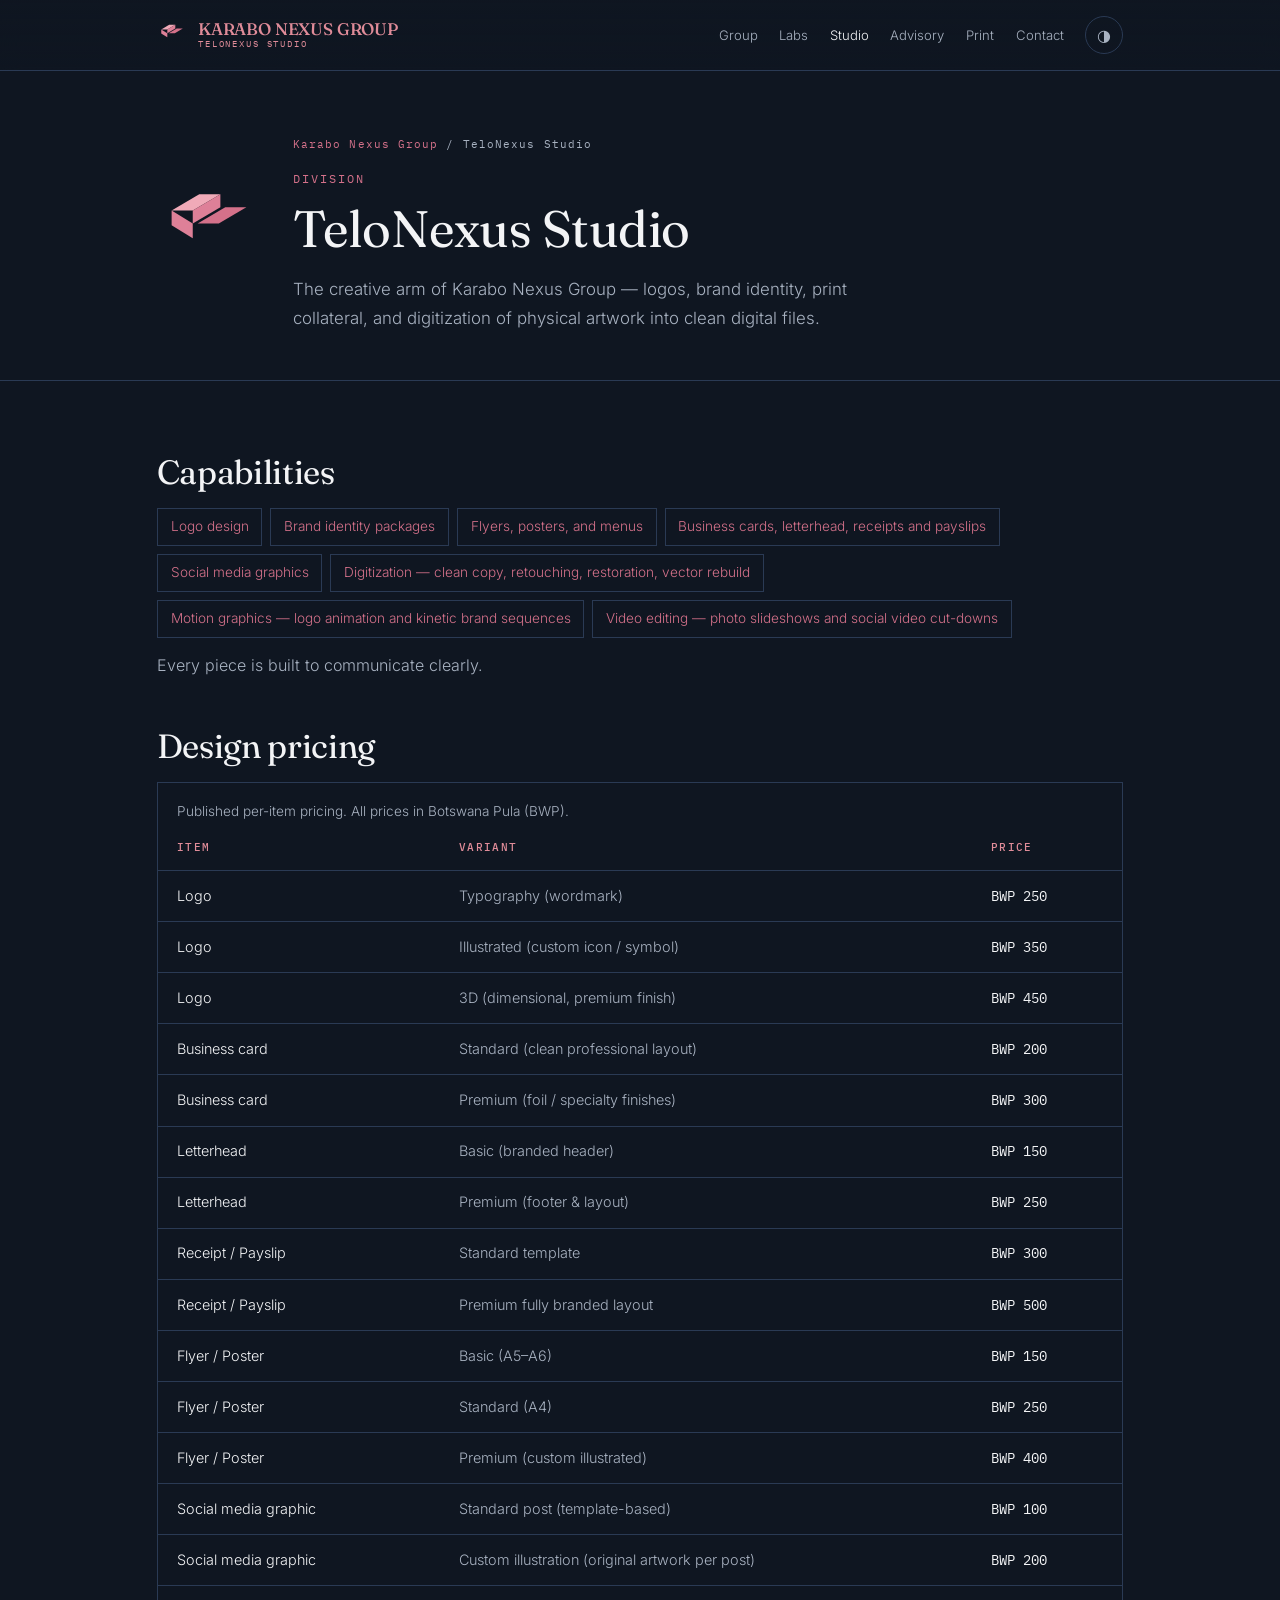
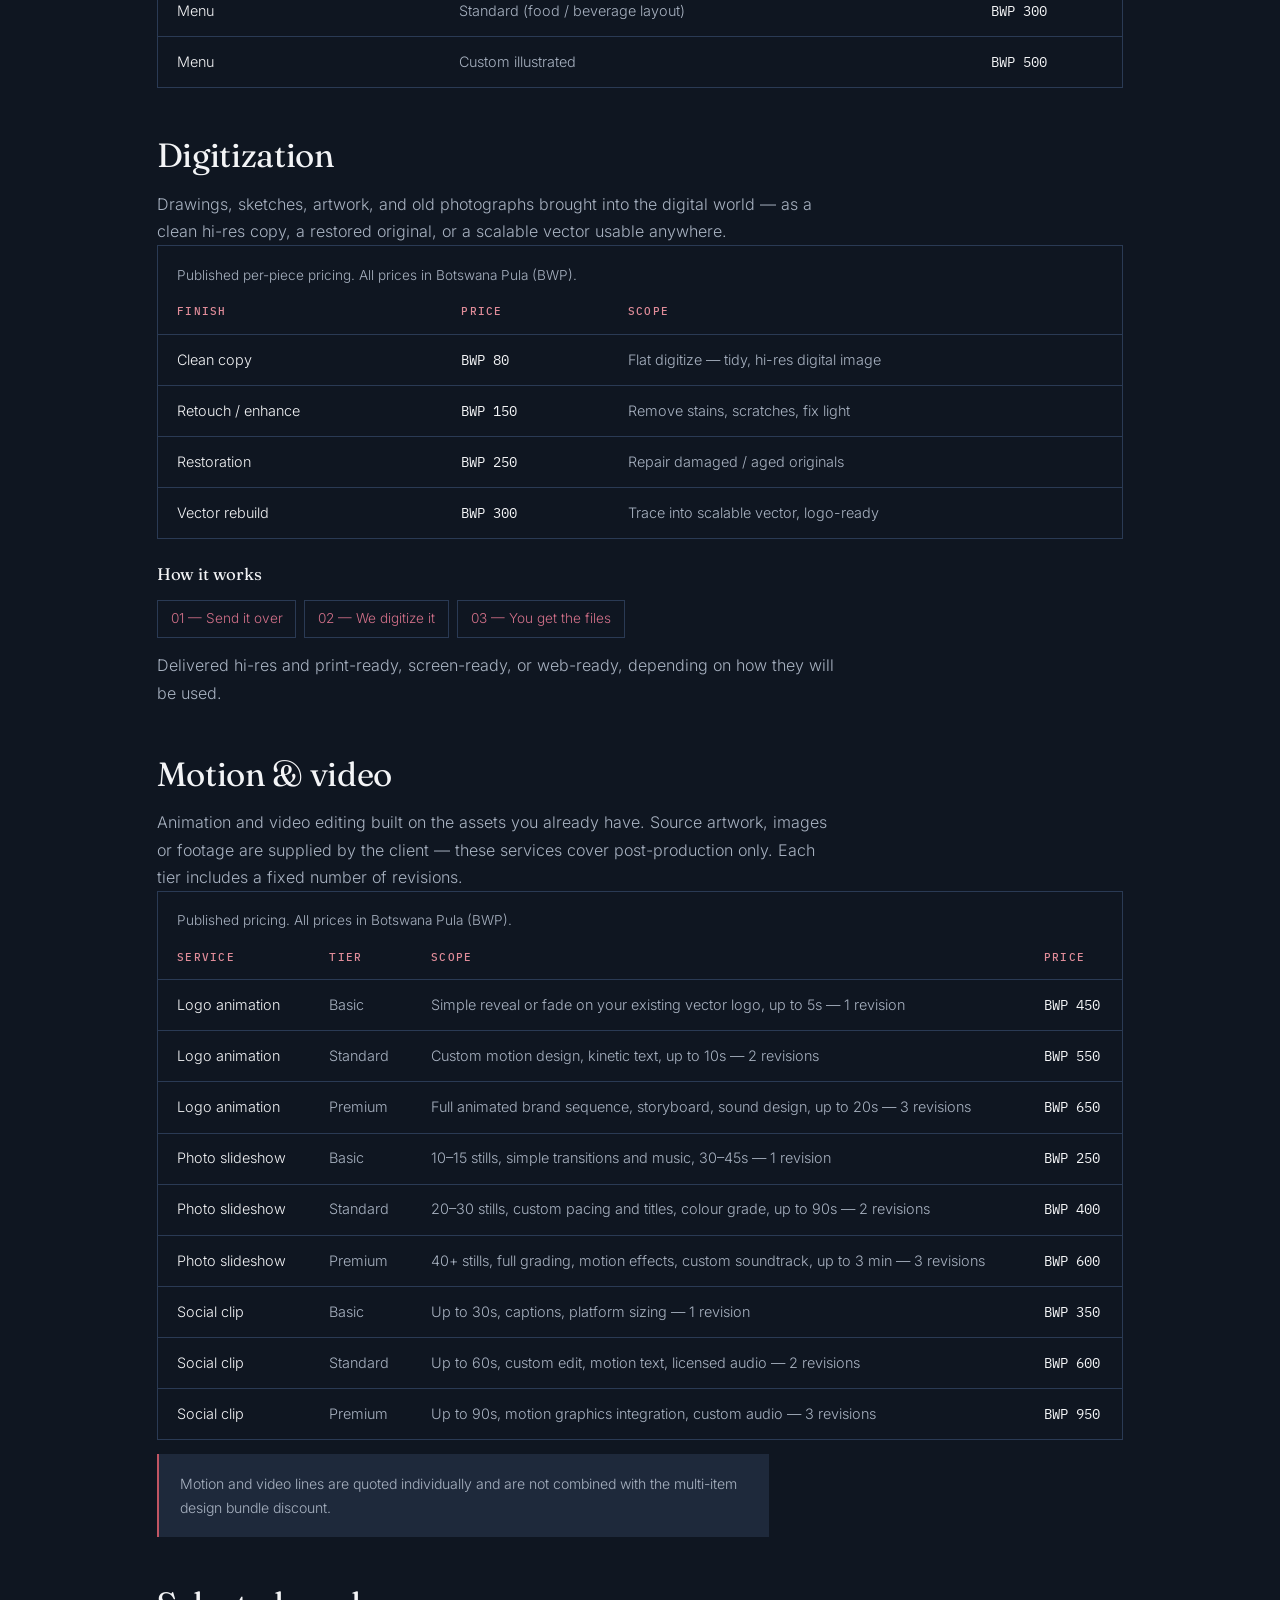
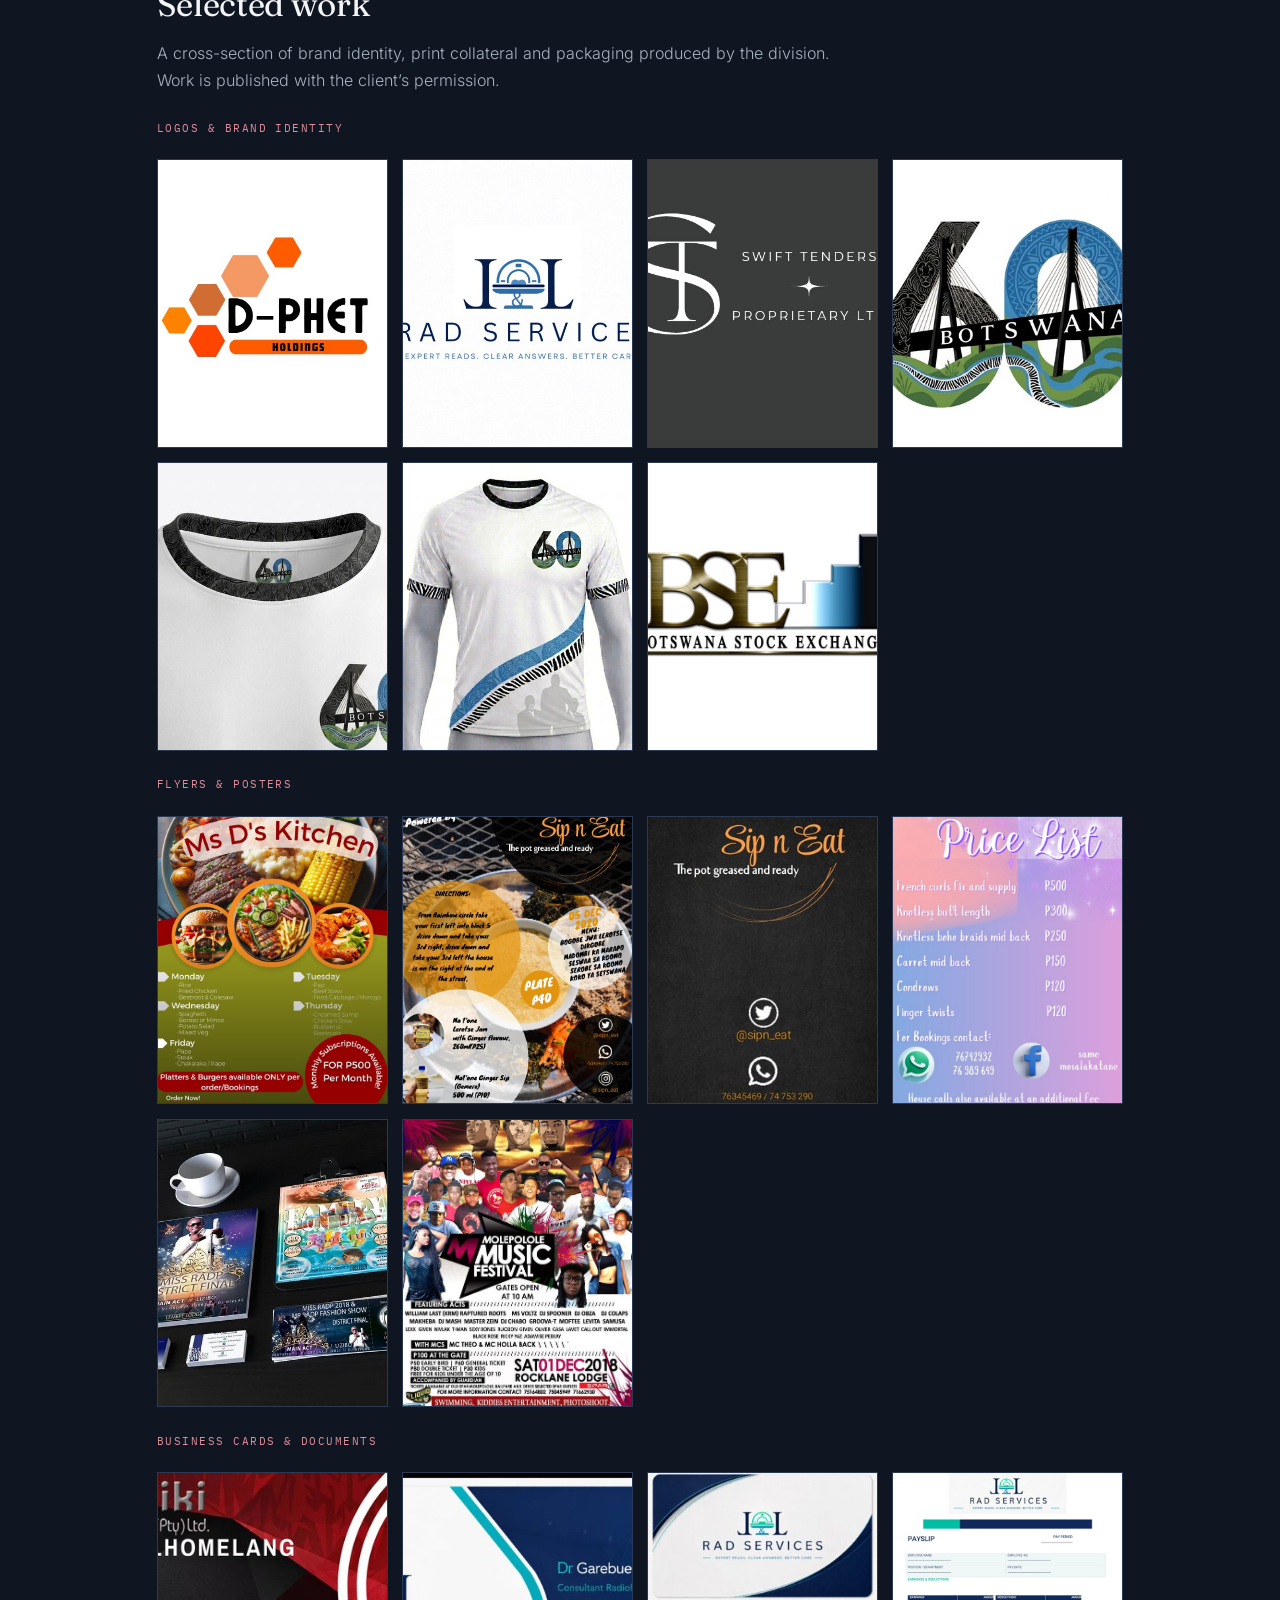
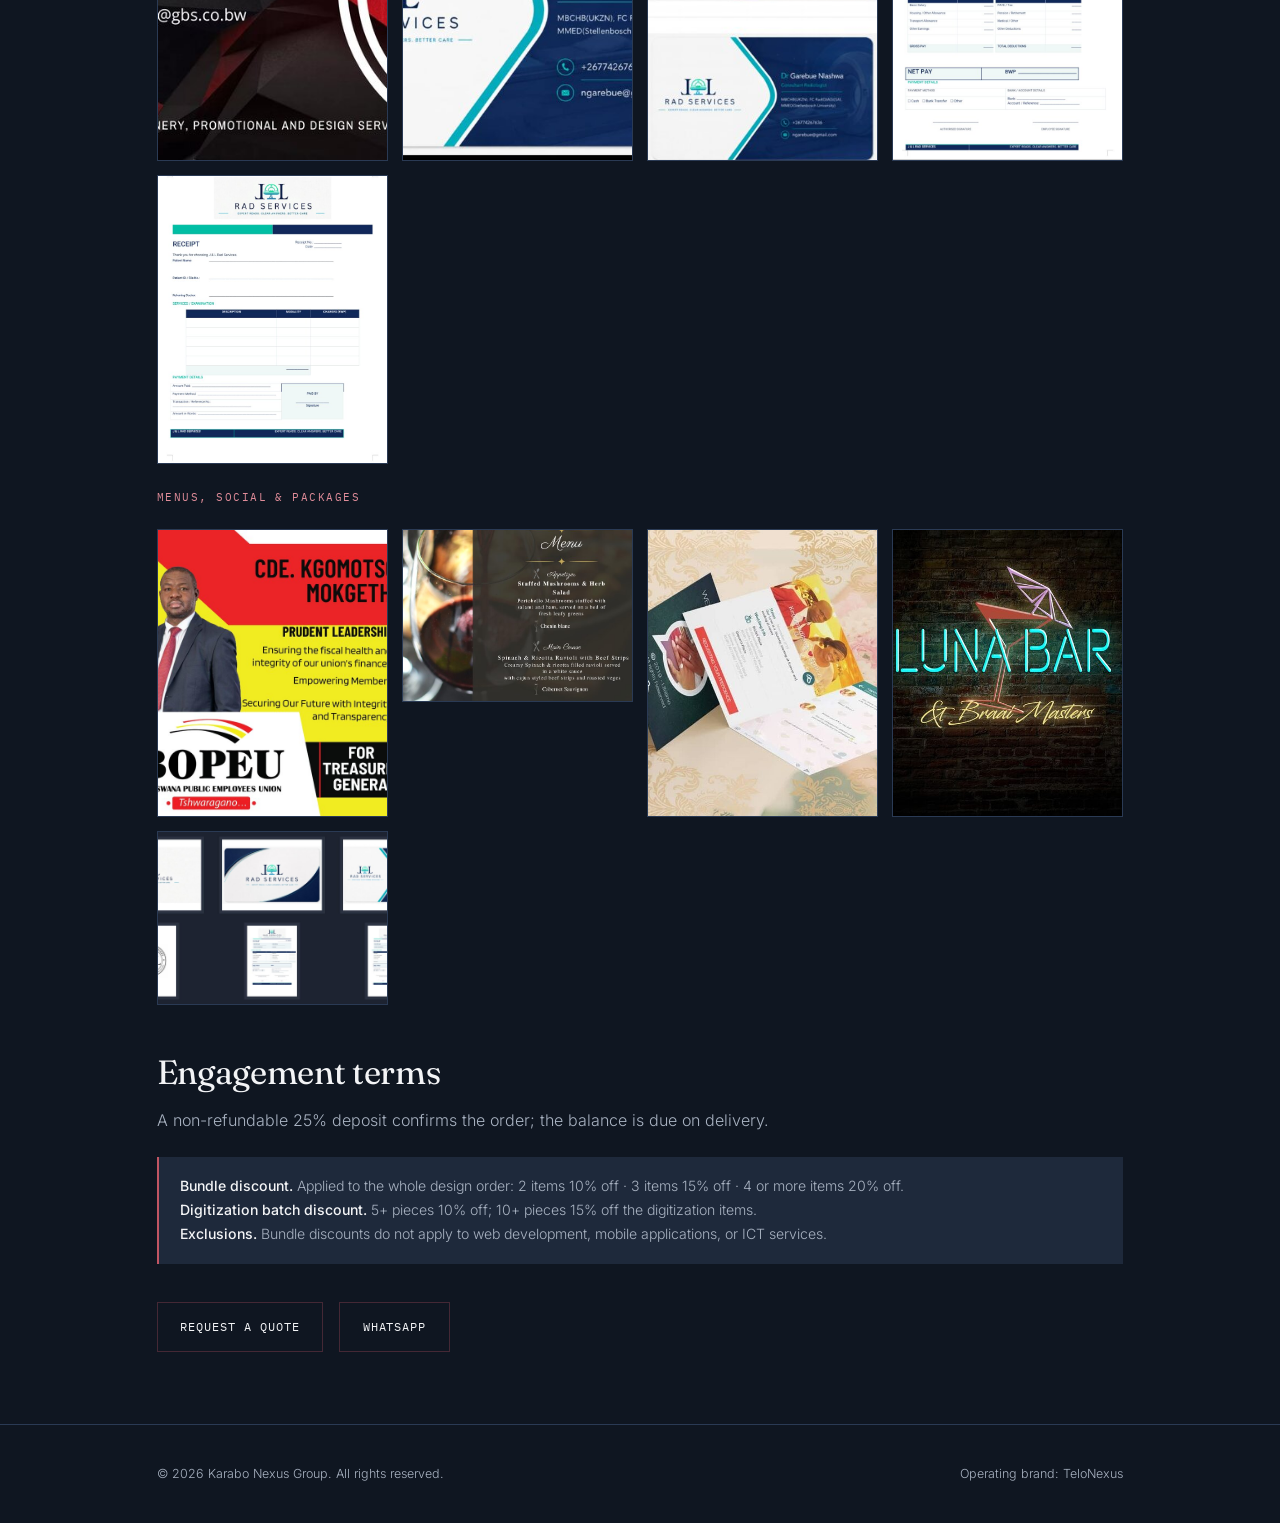
<file: studio.html>
<!DOCTYPE html>
<html lang="en">
<head>
<meta charset="UTF-8">
<meta name="viewport" content="width=device-width, initial-scale=1.0">
<title>TeloNexus Studio — Design &amp; Digitization | Karabo Nexus Group</title>
<meta name="description" content="TeloNexus Studio delivers logo and brand identity, print collateral, social graphics, and digitization — clean copy, retouching, restoration, and vector rebuilding.">
<style>
@font-face {
  font-family: 'Fraunces';
  font-style: normal;
  font-weight: 300 600;
  font-display: swap;
  src: url('assets/fonts/fraunces-var.woff2') format('woff2');
  unicode-range: U+0000-00FF, U+0131, U+0152-0153, U+02BB-02BC, U+02C6, U+02DA, U+02DC, U+2000-206F, U+2074, U+20AC, U+2122, U+2191, U+2193, U+2212, U+2215, U+FEFF, U+FFFD;
}
@font-face {
  font-family: 'Inter';
  font-style: normal;
  font-weight: 300 600;
  font-display: swap;
  src: url('assets/fonts/inter-var.woff2') format('woff2');
  unicode-range: U+0000-00FF, U+0131, U+0152-0153, U+02BB-02BC, U+02C6, U+02DA, U+02DC, U+2000-206F, U+2074, U+20AC, U+2122, U+2191, U+2193, U+2212, U+2215, U+FEFF, U+FFFD;
}
@font-face {
  font-family: 'IBM Plex Mono';
  font-style: normal;
  font-weight: 400;
  font-display: swap;
  src: url('assets/fonts/plexmono-400.woff2') format('woff2');
  unicode-range: U+0000-00FF, U+0131, U+0152-0153, U+02BB-02BC, U+02C6, U+02DA, U+02DC, U+2000-206F, U+2074, U+20AC, U+2122, U+2191, U+2193, U+2212, U+2215, U+FEFF, U+FFFD;
}
@font-face {
  font-family: 'IBM Plex Mono';
  font-style: normal;
  font-weight: 500;
  font-display: swap;
  src: url('assets/fonts/plexmono-500.woff2') format('woff2');
  unicode-range: U+0000-00FF, U+0131, U+0152-0153, U+02BB-02BC, U+02C6, U+02DA, U+02DC, U+2000-206F, U+2074, U+20AC, U+2122, U+2191, U+2193, U+2212, U+2215, U+FEFF, U+FFFD;
}

:root {
  
  --bg: #0F1621;
  --bg-2: #1E293B;
  --bg-3: #24324A;
  --ink: #F3F4F6;
  --ink-dim: #A8B2C1;
  --border: #2A3A54;
  --bronze: #C15563;
  --bronze-deep: #8E1D2C;
  --bronze-soft: rgba(193, 85, 99, 0.30);
  --steel: #A8B2C1;

  
  --accent-text: #E08C99;

  --nav-bg: linear-gradient(to bottom, rgba(15, 22, 33, 0.92), rgba(15, 22, 33, 0.72));
  --max: 1120px;
  --radius: 10px;
  --ease: cubic-bezier(.22, 1, .36, 1);
}

html[data-theme="light"] {
  --bg: #F3F4F6;
  --bg-2: #FFFFFF;
  --bg-3: #E9EEF5;
  --ink: #0F1621;
  --ink-dim: #5B6B80;
  --border: #D7DFE9;
  --bronze: #8E1D2C;
  --bronze-deep: #8E1D2C;
  --bronze-soft: rgba(142, 29, 44, 0.16);
  --accent-text: #8E1D2C;
  --steel: #52637A;
  --nav-bg: linear-gradient(to bottom, rgba(255, 255, 255, 0.94), rgba(255, 255, 255, 0.78));
}

*, *::before, *::after { box-sizing: border-box; margin: 0; padding: 0; }

html { scroll-behavior: smooth; }

body {
  background: var(--bg);
  color: var(--ink);
  font-family: 'Inter', system-ui, sans-serif;
  font-weight: 300;
  line-height: 1.7;
  -webkit-font-smoothing: antialiased;
  overflow-x: hidden;
}

img { max-width: 100%; display: block; }

a { color: inherit; }

:focus-visible {
  outline: 2px solid var(--accent-text);
  outline-offset: 3px;
  border-radius: 3px;
}

::selection { background: var(--bronze-soft); color: var(--ink); }

.skip-link {
  position: absolute; left: -9999px; top: 0;
  background: var(--bg-2); color: var(--ink);
  padding: .8rem 1.2rem; border: 1px solid var(--border); z-index: 200;
}
.skip-link:focus { left: 1rem; top: 1rem; }

h1, h2, h3, h4 { font-family: 'Fraunces', Georgia, serif; font-weight: 400; line-height: 1.15; letter-spacing: -0.01em; }

.eyebrow {
  font-family: 'IBM Plex Mono', ui-monospace, monospace;
  font-size: .72rem;
  letter-spacing: .18em;
  text-transform: uppercase;
  color: var(--accent-text);
}

.lede { color: var(--ink-dim); font-size: 1.05rem; max-width: 62ch; }

.mono {
  font-family: 'IBM Plex Mono', ui-monospace, monospace;
  font-size: .78rem;
  letter-spacing: .06em;
  color: var(--ink-dim);
}

.wrap { max-width: var(--max); margin: 0 auto; padding: 0 6vw; }
section { padding: 4.5rem 0; }
.section-head { margin-bottom: 2.6rem; }
.section-head h2 { font-size: clamp(1.7rem, 3.4vw, 2.5rem); margin-top: .6rem; }

header.site {
  position: sticky; top: 0; z-index: 50;
  backdrop-filter: blur(10px);
  background: var(--nav-bg);
  border-bottom: 1px solid var(--border);
}
.bar {
  display: flex; align-items: center; justify-content: space-between; gap: 1rem;
  padding: 1rem 6vw;
  max-width: var(--max); margin: 0 auto;
}
.brand { text-decoration: none; display: flex; flex-direction: column; line-height: 1.15; }
.brand b { font-family: 'Fraunces', serif; font-weight: 500; font-size: 1.05rem; letter-spacing: -0.01em; }
.brand span {
  font-family: 'IBM Plex Mono', monospace; font-size: .58rem;
  letter-spacing: .2em; text-transform: uppercase; color: var(--accent-text);
}
.nav { display: flex; align-items: center; gap: 1.35rem; }
.nav a { text-decoration: none; color: var(--ink-dim); font-size: .82rem; transition: color .2s; }
.nav a:hover, .nav a[aria-current="page"] { color: var(--ink); }

.theme-toggle {
  background: transparent; border: 1px solid var(--border); color: var(--ink-dim);
  width: 38px; height: 38px; border-radius: 50%; cursor: pointer; font-size: 1rem;
  display: inline-flex; align-items: center; justify-content: center;
  transition: border-color .2s, color .2s;
}
.theme-toggle:hover { border-color: var(--bronze); color: var(--ink); }

.nav-toggle { display: none; }

.hero { position: relative; padding: 6rem 0 4rem; border-bottom: 1px solid var(--border); }
.hero::after {
  content: ''; position: absolute; right: -10vmax; top: -16vmax;
  width: 44vmax; height: 44vmax; border-radius: 50%;
  background: radial-gradient(circle, rgba(193, 85, 99, .30), transparent 62%);
  filter: blur(80px); opacity: .5; pointer-events: none; z-index: 0;
}
.hero-inner { position: relative; z-index: 1; }
.hero h1 { font-size: clamp(2.2rem, 6vw, 4.2rem); margin: .9rem 0 1.2rem; }
.hero h1 em { font-style: italic; font-weight: 300; color: var(--bronze); }

.grid-4 { display: grid; grid-template-columns: repeat(2, 1fr); gap: 1.2rem; }

.card {
  position: relative; display: block; text-decoration: none;
  border: 1px solid var(--border); background: var(--bg-2);
  padding: 2rem 1.8rem;
  transition: border-color .25s, transform .25s, background .25s;
}
.card:hover, .card:focus-visible { border-color: var(--bronze); transform: translateY(-3px); background: var(--bg-3); }
.card h3 { font-size: 1.25rem; font-weight: 500; }
.card p { color: var(--ink-dim); font-size: .92rem; margin-top: .6rem; }
.card .go {
  display: inline-block; margin-top: 1.1rem;
  font-family: 'IBM Plex Mono', monospace; font-size: .68rem;
  letter-spacing: .1em; text-transform: uppercase; color: var(--accent-text);
}
.card::after {
  content: ''; position: absolute; left: 0; right: 0; bottom: 0; height: 2px;
  background: linear-gradient(90deg, var(--bronze), transparent);
  transform: scaleX(0); transform-origin: left; transition: transform .4s var(--ease);
}
.card:hover::after, .card:focus-visible::after { transform: scaleX(1); }

.teaser-box {
  border: 1px dashed var(--border); background: var(--bg-2);
  padding: 2.2rem 2rem; text-align: center;
}
.teaser-box h3 { font-size: 1.5rem; margin: .7rem 0 .6rem; }
.teaser-box p { color: var(--ink-dim); font-size: .95rem; max-width: 52ch; margin: 0 auto; }
.chips { display: flex; gap: .5rem; justify-content: center; margin-top: 1.1rem; flex-wrap: wrap; }
.chip {
  font-family: 'IBM Plex Mono', monospace; font-size: .64rem;
  letter-spacing: .1em; text-transform: uppercase;
  border: 1px solid var(--bronze-soft); padding: .3rem .7rem; color: var(--accent-text);
}

.narrative { background: var(--bg-2); border-top: 1px solid var(--border); border-bottom: 1px solid var(--border); }
.narrative h2 { font-size: clamp(1.8rem, 4vw, 2.8rem); }
.narrative h2 em { font-style: italic; font-weight: 300; color: var(--bronze); }
.narrative p { color: var(--ink-dim); max-width: 64ch; margin-top: 1.1rem; }
.narrative p + p { margin-top: .9rem; }

.page-head { border-bottom: 1px solid var(--border); padding: 4rem 0 3rem; }
.page-head h1 { font-size: clamp(2rem, 5vw, 3.2rem); margin: .7rem 0 1rem; }
.crumbs { font-family: 'IBM Plex Mono', monospace; font-size: .68rem; letter-spacing: .1em; color: var(--ink-dim); margin-bottom: 1rem; }
.crumbs a { color: var(--accent-text); text-decoration: none; }

.proof { padding: 3rem 0; border-bottom: 1px solid var(--border); }
.stats { display: flex; gap: 3rem; flex-wrap: wrap; }
.stat { border-top: 1px solid var(--border); padding-top: 1rem; min-width: 140px; }
.stat .num {
  display: block; font-family: 'Fraunces', Georgia, serif;
  font-size: 2.2rem; line-height: 1; color: var(--bronze);
}
.stat .label { display: block; margin-top: .5rem; font-size: .78rem; color: var(--ink-dim); letter-spacing: .03em; }
.proof-note { margin-top: 1.8rem; }

.gallery { display: grid; grid-template-columns: repeat(auto-fill, minmax(190px, 1fr)); gap: .9rem; margin-top: 1.2rem; }
.shot {
  position: relative; display: block; aspect-ratio: 4 / 5; overflow: hidden;
  border: 1px solid var(--border); background: var(--bg-3);
}
.shot.wide { aspect-ratio: 4 / 3; }
.shot img { width: 100%; height: 100%; object-fit: cover; transition: transform .35s var(--ease); }
.shot:hover, .shot:focus-visible { border-color: var(--bronze); }
.shot:hover img { transform: scale(1.04); }
.shot figcaption {
  position: absolute; left: 0; right: 0; bottom: 0;
  padding: 1.6rem .8rem .6rem;
  background: linear-gradient(to top, rgba(15, 22, 33, .92), transparent);
  font-family: 'IBM Plex Mono', ui-monospace, monospace;
  font-size: .6rem; letter-spacing: .1em; text-transform: uppercase;
  color: var(--ink); opacity: 0; transition: opacity .25s;
}
.shot:hover figcaption, .shot:focus-visible figcaption { opacity: 1; }
.gallery-tag {
  display: inline-block; margin-top: 1.6rem;
  font-family: 'IBM Plex Mono', ui-monospace, monospace;
  font-size: .66rem; letter-spacing: .14em; text-transform: uppercase;
  color: var(--accent-text);
}

.table-wrap { overflow-x: auto; border: 1px solid var(--border); }
table { width: 100%; border-collapse: collapse; font-size: .9rem; min-width: 560px; }
caption { text-align: left; padding: 1.1rem 1.2rem .2rem; color: var(--ink-dim); font-size: .85rem; }
th, td { text-align: left; padding: .8rem 1.2rem; border-top: 1px solid var(--border); vertical-align: top; }
thead th {
  font-family: 'IBM Plex Mono', monospace; font-size: .66rem;
  letter-spacing: .12em; text-transform: uppercase;
  color: var(--accent-text); font-weight: 500; border-top: 0;
}
td.price { font-family: 'IBM Plex Mono', monospace; white-space: nowrap; color: var(--ink); }
td.scope { color: var(--ink-dim); }

.prose h2 { font-size: clamp(1.5rem, 3vw, 2.1rem); margin: 3rem 0 1rem; }
.prose h2:first-child { margin-top: 0; }
.prose p { color: var(--ink-dim); max-width: 68ch; margin-top: .9rem; }
.prose ul { list-style: none; margin-top: 1rem; display: flex; flex-wrap: wrap; gap: .5rem; }
.prose li {
  border: 1px solid var(--border); padding: .4rem .8rem; font-size: .85rem; color: var(--ink-dim);
}

.note {
  border-left: 2px solid var(--bronze); background: var(--bg-2);
  padding: 1.1rem 1.3rem; margin-top: 1.4rem;
  font-size: .88rem; color: var(--ink-dim);
}
.note b { color: var(--ink); font-weight: 500; }

.btn {
  display: inline-flex; align-items: center; gap: .6rem;
  font-family: 'IBM Plex Mono', monospace; font-size: .76rem;
  letter-spacing: .08em; text-transform: uppercase; text-decoration: none;
  color: var(--ink); border: 1px solid var(--bronze-soft);
  padding: .85rem 1.4rem; transition: background .2s, border-color .2s;
}
.btn:hover { background: rgba(193, 85, 99, .12); border-color: var(--bronze); }

.actions { display: flex; gap: 1rem; flex-wrap: wrap; margin-top: 2.4rem; }

.contact-grid { display: grid; grid-template-columns: repeat(auto-fit, minmax(220px, 1fr)); gap: 1.2rem; }
.contact-card { border: 1px solid var(--border); background: var(--bg-2); padding: 1.5rem; }
.contact-card h3 { font-size: 1.05rem; font-weight: 500; margin-bottom: .5rem; }
.contact-card a { color: var(--accent-text); text-decoration: none; font-size: .9rem; }
.contact-card a:hover { text-decoration: underline; }

footer.site {
  border-top: 1px solid var(--border); padding: 2.4rem 0;
  color: var(--ink-dim); font-size: .78rem;
}
footer.site .foot-inner {
  max-width: var(--max); margin: 0 auto; padding: 0 6vw;
  display: flex; justify-content: space-between; gap: 1rem; flex-wrap: wrap;
}
footer.site a { color: var(--ink-dim); }

@media (max-width: 760px) {
  .grid-4 { grid-template-columns: 1fr; }
  .bar { flex-wrap: wrap; }
  .nav {
    display: none; position: absolute; top: 100%; left: 0; right: 0;
    flex-direction: column; align-items: flex-start; gap: 1rem;
    background: var(--bg-2); border-bottom: 1px solid var(--border);
    padding: 1.4rem 6vw;
  }
  .nav.open { display: flex; }
  .nav-toggle {
    display: inline-flex; flex-direction: column; align-items: center; justify-content: center;
    gap: 5px; width: 42px; height: 42px; cursor: pointer;
    background: transparent; border: 1px solid var(--border); color: var(--ink); border-radius: 8px;
  }
  .nav-toggle span { display: block; width: 18px; height: 2px; background: var(--ink); }
}

@media (prefers-reduced-motion: reduce) {
  *, *::before, *::after { animation: none !important; transition: none !important; }
  html { scroll-behavior: auto; }
}

.reveal { opacity: 0; transform: translateY(22px); transition: opacity .7s var(--ease), transform .7s var(--ease); }
.reveal.in { opacity: 1; transform: none; }
@media (prefers-reduced-motion: reduce) { .reveal { opacity: 1; transform: none; } }

:root{
  --div-labs:#5FA8E8;
  --div-studio:#D4718A;
  --div-print:#D9A441;
  --div-advisory:#7CC4A0;
  --div:#E08C99;           
  --div-fill:rgba(224,139,153,.12);
}
[data-division="labs"]{--div:var(--div-labs);--div-fill:rgba(95,168,232,.12)}
[data-division="studio"]{--div:var(--div-studio);--div-fill:rgba(212,113,138,.12)}
[data-division="print"]{--div:var(--div-print);--div-fill:rgba(217,164,65,.12)}
[data-division="advisory"]{--div:var(--div-advisory);--div-fill:rgba(124,196,160,.12)}

.eyebrow,.crumbs a,.go,.contact-card a,.prose li{color:var(--div)}
.card--labs .eyebrow,.card--labs .go{color:var(--div-labs)}
.card--studio .eyebrow,.card--studio .go{color:var(--div-studio)}
.card--print .eyebrow,.card--print .go{color:var(--div-print)}
.card--advisory .eyebrow,.card--advisory .go{color:var(--div-advisory)}

.brand{gap:.7rem;flex-direction:row;align-items:center}
.brand svg{width:30px;height:30px;flex:0 0 30px}
.brand .brand-text{display:flex;flex-direction:column;line-height:1.15}

.head-row{display:flex;align-items:center;gap:2rem;flex-wrap:wrap}
.head-mark{flex:0 0 auto}
.head-mark svg{width:104px;height:104px}
.head-copy{flex:1 1 320px;min-width:0}

.card>svg{width:58px;height:58px;display:block;margin:0 0 1rem}
.card{text-align:left}
.card h3{margin-top:.15rem}

@media (max-width:760px){.head-mark svg{width:72px;height:72px}.brand svg{width:26px;height:26px;flex:0 0 26px}}
</style>
</head>
<body data-division="studio">

<a class="skip-link" href="#main">Skip to content</a>

<header class="site">
  <div class="bar">
    <a class="brand" href="index.html"><svg xmlns="http://www.w3.org/2000/svg" viewBox="0 0 128 128" role="img" aria-label="TeloNexus Studio"> <title>TeloNexus Studio</title> <path d="M18,40 L52,20 L78,20 L44,40 Z" fill="#F0AAB8"/> <path d="M50,56 L84,36 L110,36 L76,56 Z" fill="#D4718A"/> <path d="M44,40 L78,20 L78,36 L44,56 Z" fill="#DE8098"/> <path d="M18,40 L44,56 L44,74 L18,58 Z" fill="#DE8098"/> </svg><span class="brand-text"><b>Karabo Nexus Group</b><span>TeloNexus Studio</span></span></a>
    <button class="nav-toggle" id="navToggle" aria-label="Open menu" aria-expanded="false" aria-controls="nav"><span></span><span></span><span></span></button>
    <nav class="nav" id="nav" aria-label="Primary">
      <a href="index.html">Group</a>
      <a href="labs.html">Labs</a>
      <a href="studio.html" aria-current="page">Studio</a>
      <a href="advisory.html">Advisory</a>
      <a href="print.html">Print</a>
      <a href="index.html#contact">Contact</a>
      <button class="theme-toggle" id="themeToggle" aria-label="Toggle light and dark mode">◑</button>
    </nav>
  </div>
</header>

<main id="main">

  <section class="page-head"><div class="wrap head-row"><div class="head-mark"><svg xmlns="http://www.w3.org/2000/svg" viewBox="0 0 128 128" role="img" aria-label="TeloNexus Studio"> <title>TeloNexus Studio</title> <path d="M18,40 L52,20 L78,20 L44,40 Z" fill="#F0AAB8"/> <path d="M50,56 L84,36 L110,36 L76,56 Z" fill="#D4718A"/> <path d="M44,40 L78,20 L78,36 L44,56 Z" fill="#DE8098"/> <path d="M18,40 L44,56 L44,74 L18,58 Z" fill="#DE8098"/> </svg></div><div class="head-copy">
      <p class="crumbs"><a href="index.html">Karabo Nexus Group</a> / TeloNexus Studio</p>
      <p class="eyebrow">Division</p>
      <h1>TeloNexus Studio</h1>
      <p class="lede">The creative arm of Karabo Nexus Group — logos, brand identity, print collateral, and digitization of physical artwork into clean digital files.</p>
    </div></div></section>

  <section class="prose">
    <div class="wrap">

      <h2>Capabilities</h2>
      <ul>
        <li>Logo design</li>
        <li>Brand identity packages</li>
        <li>Flyers, posters, and menus</li>
        <li>Business cards, letterhead, receipts and payslips</li>
        <li>Social media graphics</li>
        <li>Digitization — clean copy, retouching, restoration, vector rebuild</li>
        <li>Motion graphics — logo animation and kinetic brand sequences</li>
        <li>Video editing — photo slideshows and social video cut-downs</li>
      </ul>
      <p>Every piece is built to communicate clearly.</p>

      <h2>Design pricing</h2>
      <div class="table-wrap">
        <table>
          <caption>Published per-item pricing. All prices in Botswana Pula (BWP).</caption>
          <thead><tr><th scope="col">Item</th><th scope="col">Variant</th><th scope="col">Price</th></tr></thead>
          <tbody>
            <tr><td>Logo</td><td class="scope">Typography (wordmark)</td><td class="price">BWP 250</td></tr>
            <tr><td>Logo</td><td class="scope">Illustrated (custom icon / symbol)</td><td class="price">BWP 350</td></tr>
            <tr><td>Logo</td><td class="scope">3D (dimensional, premium finish)</td><td class="price">BWP 450</td></tr>
            <tr><td>Business card</td><td class="scope">Standard (clean professional layout)</td><td class="price">BWP 200</td></tr>
            <tr><td>Business card</td><td class="scope">Premium (foil / specialty finishes)</td><td class="price">BWP 300</td></tr>
            <tr><td>Letterhead</td><td class="scope">Basic (branded header)</td><td class="price">BWP 150</td></tr>
            <tr><td>Letterhead</td><td class="scope">Premium (footer &amp; layout)</td><td class="price">BWP 250</td></tr>
            <tr><td>Receipt / Payslip</td><td class="scope">Standard template</td><td class="price">BWP 300</td></tr>
            <tr><td>Receipt / Payslip</td><td class="scope">Premium fully branded layout</td><td class="price">BWP 500</td></tr>
            <tr><td>Flyer / Poster</td><td class="scope">Basic (A5–A6)</td><td class="price">BWP 150</td></tr>
            <tr><td>Flyer / Poster</td><td class="scope">Standard (A4)</td><td class="price">BWP 250</td></tr>
            <tr><td>Flyer / Poster</td><td class="scope">Premium (custom illustrated)</td><td class="price">BWP 400</td></tr>
            <tr><td>Social media graphic</td><td class="scope">Standard post (template-based)</td><td class="price">BWP 100</td></tr>
            <tr><td>Social media graphic</td><td class="scope">Custom illustration (original artwork per post)</td><td class="price">BWP 200</td></tr>
            <tr><td>Menu</td><td class="scope">Standard (food / beverage layout)</td><td class="price">BWP 300</td></tr>
            <tr><td>Menu</td><td class="scope">Custom illustrated</td><td class="price">BWP 500</td></tr>
          </tbody>
        </table>
      </div>

      <h2>Digitization</h2>
      <p>Drawings, sketches, artwork, and old photographs brought into the digital world — as a clean hi-res copy, a restored original, or a scalable vector usable anywhere.</p>
      <div class="table-wrap">
        <table>
          <caption>Published per-piece pricing. All prices in Botswana Pula (BWP).</caption>
          <thead><tr><th scope="col">Finish</th><th scope="col">Price</th><th scope="col">Scope</th></tr></thead>
          <tbody>
            <tr><td>Clean copy</td><td class="price">BWP 80</td><td class="scope">Flat digitize — tidy, hi-res digital image</td></tr>
            <tr><td>Retouch / enhance</td><td class="price">BWP 150</td><td class="scope">Remove stains, scratches, fix light</td></tr>
            <tr><td>Restoration</td><td class="price">BWP 250</td><td class="scope">Repair damaged / aged originals</td></tr>
            <tr><td>Vector rebuild</td><td class="price">BWP 300</td><td class="scope">Trace into scalable vector, logo-ready</td></tr>
          </tbody>
        </table>
      </div>

      <h3 style="margin-top:1.6rem;font-size:1.05rem;">How it works</h3>
      <ul>
        <li>01 — Send it over</li>
        <li>02 — We digitize it</li>
        <li>03 — You get the files</li>
      </ul>
      <p>Delivered hi-res and print-ready, screen-ready, or web-ready, depending on how they will be used.</p>

      <h2>Motion &amp; video</h2>
      <p>Animation and video editing built on the assets you already have. Source artwork, images or footage are supplied by the client &mdash; these services cover post-production only. Each tier includes a fixed number of revisions.</p>
      <div class="table-wrap">
        <table>
          <caption>Published pricing. All prices in Botswana Pula (BWP).</caption>
          <thead><tr><th scope="col">Service</th><th scope="col">Tier</th><th scope="col">Scope</th><th scope="col">Price</th></tr></thead>
          <tbody>
            <tr><td>Logo animation</td><td class="scope">Basic</td><td class="scope">Simple reveal or fade on your existing vector logo, up to 5s &mdash; 1 revision</td><td class="price">BWP 450</td></tr>
            <tr><td>Logo animation</td><td class="scope">Standard</td><td class="scope">Custom motion design, kinetic text, up to 10s &mdash; 2 revisions</td><td class="price">BWP 550</td></tr>
            <tr><td>Logo animation</td><td class="scope">Premium</td><td class="scope">Full animated brand sequence, storyboard, sound design, up to 20s &mdash; 3 revisions</td><td class="price">BWP 650</td></tr>
            <tr><td>Photo slideshow</td><td class="scope">Basic</td><td class="scope">10&ndash;15 stills, simple transitions and music, 30&ndash;45s &mdash; 1 revision</td><td class="price">BWP 250</td></tr>
            <tr><td>Photo slideshow</td><td class="scope">Standard</td><td class="scope">20&ndash;30 stills, custom pacing and titles, colour grade, up to 90s &mdash; 2 revisions</td><td class="price">BWP 400</td></tr>
            <tr><td>Photo slideshow</td><td class="scope">Premium</td><td class="scope">40+ stills, full grading, motion effects, custom soundtrack, up to 3 min &mdash; 3 revisions</td><td class="price">BWP 600</td></tr>
            <tr><td>Social clip</td><td class="scope">Basic</td><td class="scope">Up to 30s, captions, platform sizing &mdash; 1 revision</td><td class="price">BWP 350</td></tr>
            <tr><td>Social clip</td><td class="scope">Standard</td><td class="scope">Up to 60s, custom edit, motion text, licensed audio &mdash; 2 revisions</td><td class="price">BWP 600</td></tr>
            <tr><td>Social clip</td><td class="scope">Premium</td><td class="scope">Up to 90s, motion graphics integration, custom audio &mdash; 3 revisions</td><td class="price">BWP 950</td></tr>
          </tbody>
        </table>
      </div>
      <p class="note">Motion and video lines are quoted individually and are not combined with the multi-item design bundle discount.</p>

<h2>Selected work</h2>
<p>A cross-section of brand identity, print collateral and packaging produced by the division. Work is published with the client&rsquo;s permission.</p>
<span class="gallery-tag">Logos & brand identity</span>
<div class="gallery">
<figure class="shot"><img src="assets/work/design/logos/optimized/d-phet-logo.jpg" alt="D-Phet brand logo" loading="lazy"><figcaption>D-Phet brand logo</figcaption></figure>
<figure class="shot"><img src="assets/work/design/logos/optimized/rad-services-logo.jpg" alt="RAD Services brand logo" loading="lazy"><figcaption>RAD Services brand logo</figcaption></figure>
<figure class="shot"><img src="assets/work/design/logos/optimized/initial-font-logo.jpg" alt="Minimal initial-letter font logo" loading="lazy"><figcaption>Minimal initial-letter font logo</figcaption></figure>
<figure class="shot"><img src="assets/work/design/logos/optimized/botswana-badge.jpg" alt="Botswana-themed logo badge" loading="lazy"><figcaption>Botswana-themed logo badge</figcaption></figure>
<figure class="shot"><img src="assets/work/design/logos/optimized/botswana-logo.jpg" alt="Botswana brand logo" loading="lazy"><figcaption>Botswana brand logo</figcaption></figure>
<figure class="shot"><img src="assets/work/design/logos/optimized/nl-monogram-logo.jpg" alt="NL monogram logo" loading="lazy"><figcaption>NL monogram logo</figcaption></figure>
<figure class="shot"><img src="assets/work/design/logos/optimized/botswana-stock-exchange.jpg" alt="Botswana Stock Exchange design" loading="lazy"><figcaption>Botswana Stock Exchange design</figcaption></figure>
</div>
<span class="gallery-tag">Flyers & posters</span>
<div class="gallery">
<figure class="shot"><img src="assets/work/design/flyers-posters/optimized/fast-food-flyer.jpg" alt="Fast-food restaurant advertisement flyer" loading="lazy"><figcaption>Fast-food restaurant advertisement flyer</figcaption></figure>
<figure class="shot"><img src="assets/work/design/flyers-posters/optimized/veggie-party-flyer.jpg" alt="Veggie party flyer" loading="lazy"><figcaption>Veggie party flyer</figcaption></figure>
<figure class="shot"><img src="assets/work/design/flyers-posters/optimized/tall-poster.jpg" alt="Tall promotional poster design" loading="lazy"><figcaption>Tall promotional poster design</figcaption></figure>
<figure class="shot"><img src="assets/work/design/flyers-posters/optimized/promo-poster.jpg" alt="Promotional poster design" loading="lazy"><figcaption>Promotional poster design</figcaption></figure>
<figure class="shot"><img src="assets/work/design/flyers-posters/optimized/fashion-district-flyer.jpg" alt="Fashion District promotional flyer" loading="lazy"><figcaption>Fashion District promotional flyer</figcaption></figure>
<figure class="shot"><img src="assets/work/design/flyers-posters/optimized/molepolole-festival-flyer.jpg" alt="Molepolole Festival event flyer" loading="lazy"><figcaption>Molepolole Festival event flyer</figcaption></figure>
</div>
<span class="gallery-tag">Business cards & documents</span>
<div class="gallery">
<figure class="shot"><img src="assets/work/design/business-cards/optimized/photographer-business-card.jpg" alt="Professional photographer&#x27;s business card" loading="lazy"><figcaption>Professional photographer&#x27;s business card</figcaption></figure>
<figure class="shot"><img src="assets/work/design/business-cards/optimized/rad-services-business-card.jpg" alt="J&amp;L RAD Services business card for Dr Garebue Nlashwa" loading="lazy"><figcaption>J&amp;L RAD Services business card for Dr Garebue Nlashwa</figcaption></figure>
<figure class="shot"><img src="assets/work/design/business-cards/optimized/rad-services-profile-card.jpg" alt="Radiology profile card for Dr Garebue Nlashwa" loading="lazy"><figcaption>Radiology profile card for Dr Garebue Nlashwa</figcaption></figure>
<figure class="shot"><img src="assets/work/design/documents/optimized/rad-services-payslip.jpg" alt="J&amp;L RAD Services payslip design" loading="lazy"><figcaption>J&amp;L RAD Services payslip design</figcaption></figure>
<figure class="shot"><img src="assets/work/design/documents/optimized/rad-services-receipt.jpg" alt="J&amp;L RAD Services receipt design" loading="lazy"><figcaption>J&amp;L RAD Services receipt design</figcaption></figure>
</div>
<span class="gallery-tag">Menus, social & packages</span>
<div class="gallery">
<figure class="shot"><img src="assets/work/design/social-media/optimized/election-voting-post.jpg" alt="Political election voting Instagram post" loading="lazy"><figcaption>Political election voting Instagram post</figcaption></figure>
<figure class="shot wide"><img src="assets/work/design/menus/optimized/pizza-dinner-menu.jpg" alt="Pizza dinner menu design" loading="lazy"><figcaption>Pizza dinner menu design</figcaption></figure>
<figure class="shot"><img src="assets/work/design/photos/optimized/work-photo-1.jpg" alt="Photo of printed design work" loading="lazy"><figcaption>Photo of printed design work</figcaption></figure>
<figure class="shot"><img src="assets/work/design/photos/optimized/work-photo-2.jpg" alt="Photo of printed design work" loading="lazy"><figcaption>Photo of printed design work</figcaption></figure>
<figure class="shot wide"><img src="assets/work/design/packages/ll-package-showcase.jpg" alt="L&amp;L Business Design Package — logo, business card, letterhead and payslip" loading="lazy"><figcaption>L&amp;L Business Design Package — logo, business card, letterhead and payslip</figcaption></figure>
</div>

      <h2>Engagement terms</h2>
      <p>A non-refundable 25% deposit confirms the order; the balance is due on delivery.</p>
      <div class="note">
        <b>Bundle discount.</b> Applied to the whole design order: 2 items 10% off · 3 items 15% off · 4 or more items 20% off.<br>
        <b>Digitization batch discount.</b> 5+ pieces 10% off; 10+ pieces 15% off the digitization items.<br>
        <b>Exclusions.</b> Bundle discounts do not apply to web development, mobile applications, or ICT services.
      </div>

      <div class="actions">
        <a class="btn" href="mailto:karabokeontse@gmail.com?subject=Design%20package%20enquiry">Request a quote</a>
        <a class="btn" href="https://wa.me/26772947916" rel="noopener" target="_blank">WhatsApp</a>
      </div>

    </div>
  </section>

</main>

<footer class="site">
  <div class="foot-inner">
    <span>© 2026 Karabo Nexus Group. All rights reserved.</span>
    <span>Operating brand: TeloNexus</span>
  </div>
</footer>

<script>
(function () {
  var root = document.documentElement, btn = document.getElementById('themeToggle');
  var nav = document.getElementById('nav'), navBtn = document.getElementById('navToggle');
  if (btn) btn.addEventListener('click', function () {
    var light = root.getAttribute('data-theme') === 'light';
    root.setAttribute('data-theme', light ? 'dark' : 'light');
    btn.textContent = light ? '◑' : '◐';
  });
  if (navBtn) navBtn.addEventListener('click', function () {
    var open = nav.classList.toggle('open');
    navBtn.setAttribute('aria-expanded', String(open));
  });
})();
</script>

</body>
</html>
</file>
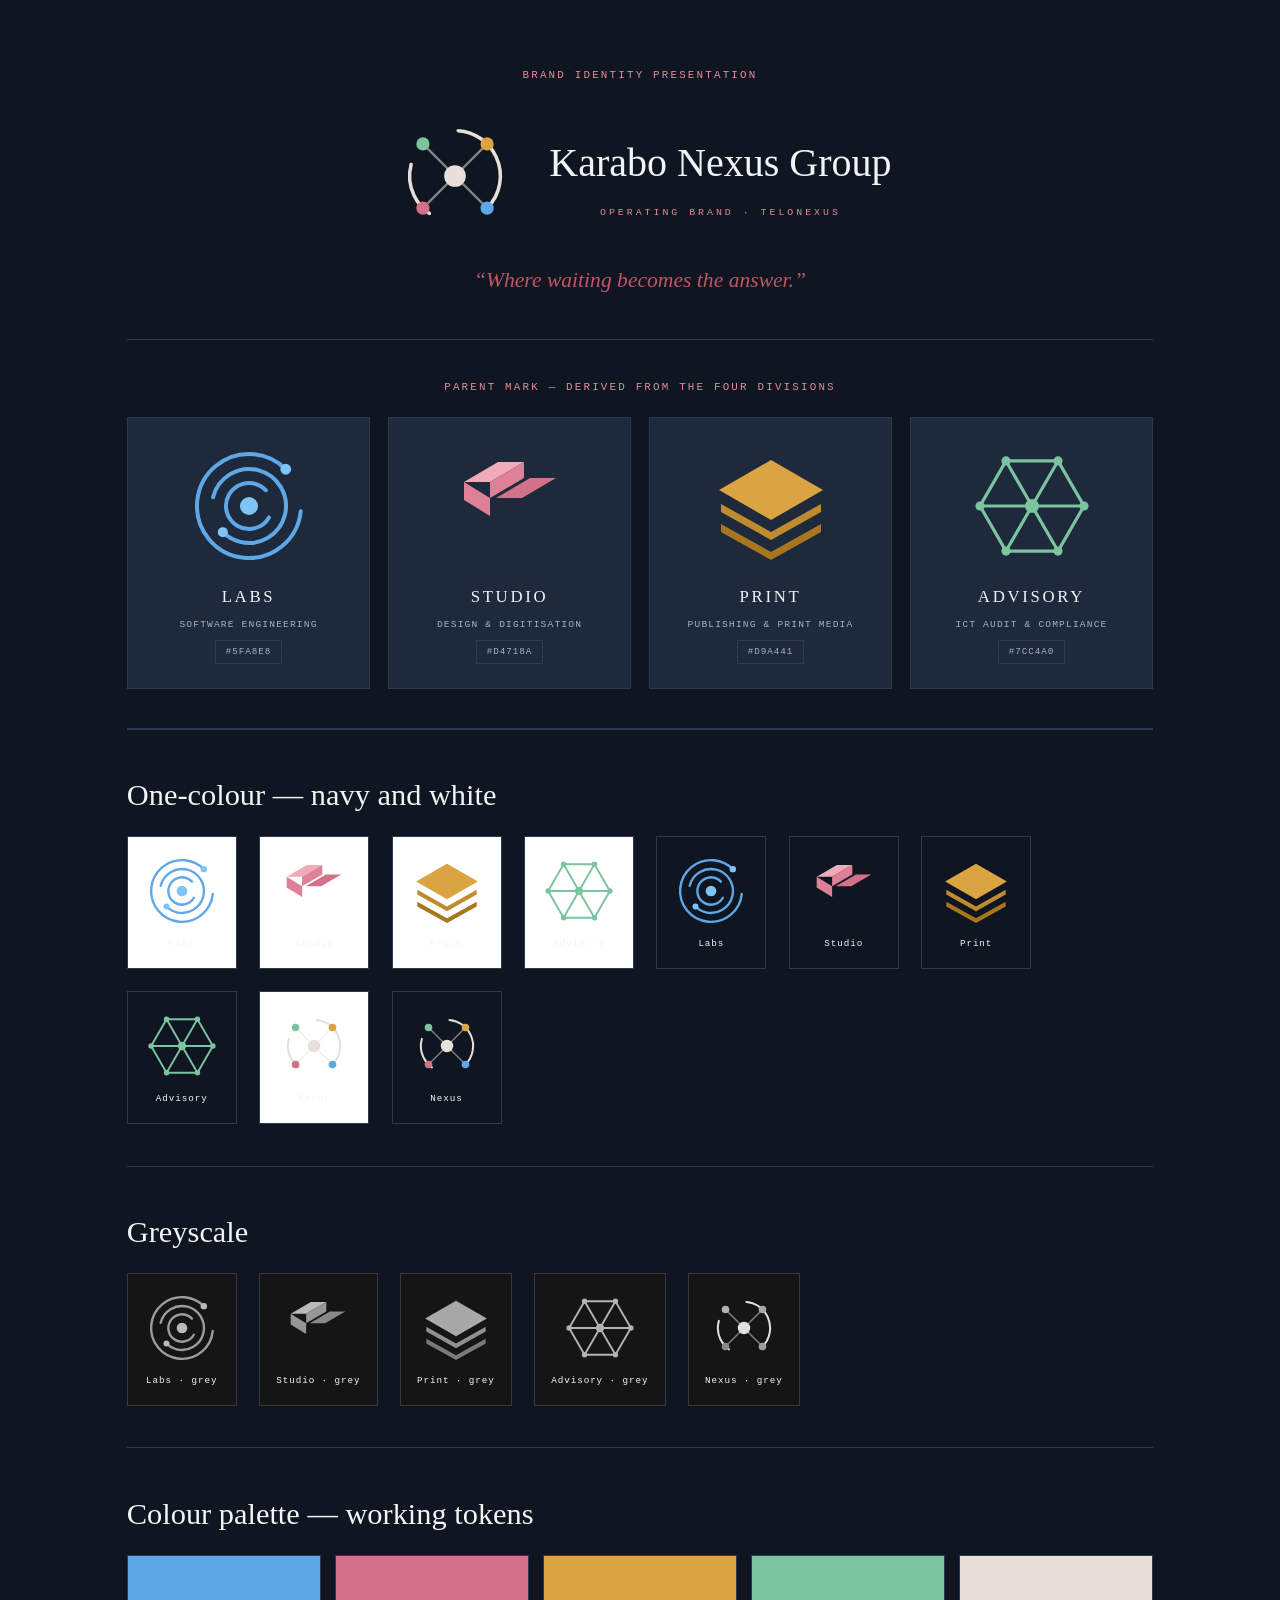
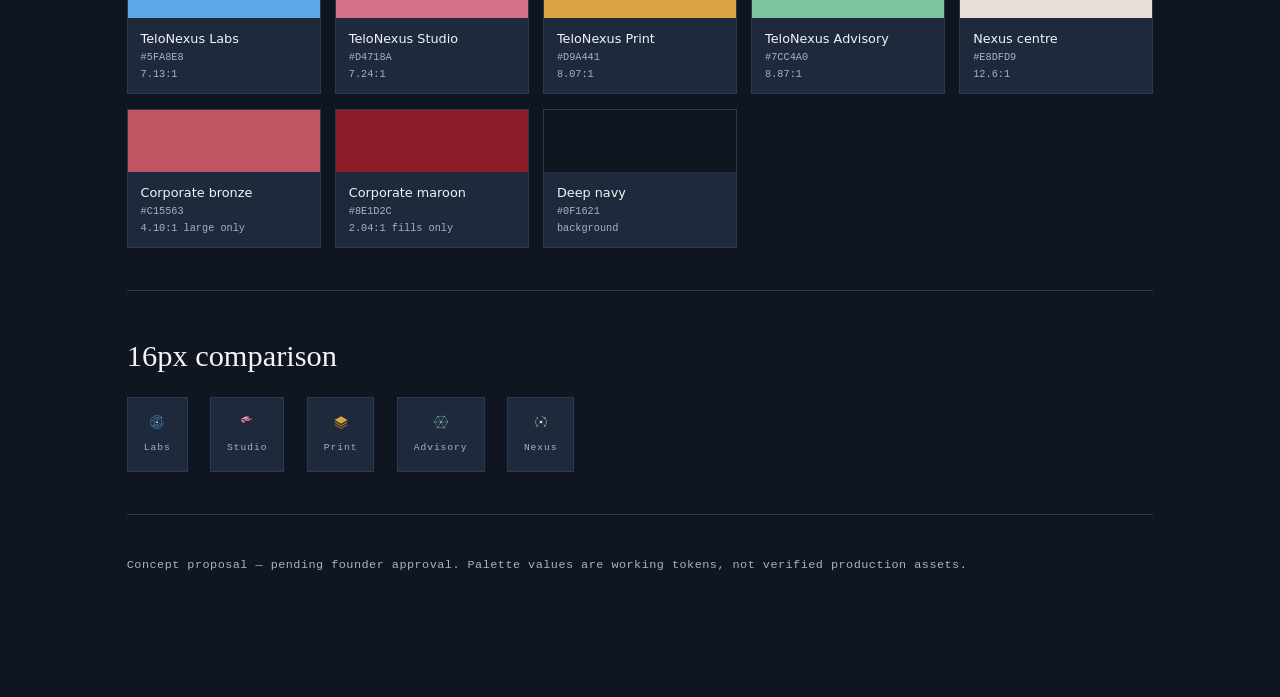
<file: brand/board.html>
<!DOCTYPE html><html lang="en"><head><meta charset="UTF-8"><meta name="viewport" content="width=device-width,initial-scale=1.0">
<title>Karabo Nexus Group &mdash; Brand Identity Presentation</title><style>*{box-sizing:border-box;margin:0;padding:0}
body{background:#0F1621;color:#F3F4F6;font-family:'Inter',system-ui,-apple-system,'Segoe UI',Roboto,sans-serif;font-weight:300;line-height:1.6;-webkit-font-smoothing:antialiased;padding:0 0 5rem}
.wrap{max-width:1180px;margin:0 auto;padding:0 6vw}
h1{font-family:Georgia,'Times New Roman',serif;font-weight:400;font-size:clamp(1.8rem,4vw,2.8rem);margin:.6rem 0 1rem;letter-spacing:-.01em}
h2{font-family:Georgia,serif;font-weight:400;font-size:clamp(1.3rem,2.6vw,1.9rem);margin:0 0 1rem}
.eyebrow{font-family:ui-monospace,'SF Mono',Menlo,Consolas,monospace;font-size:.68rem;letter-spacing:.2em;text-transform:uppercase;color:#E08C99}
.lede{color:#A8B2C1;max-width:62ch;margin-bottom:.4rem}
.mono{font-family:ui-monospace,Menlo,monospace;font-size:.74rem;color:#A8B2C1;letter-spacing:.04em}
section{padding:2.6rem 0;border-top:1px solid #2A3A54}
.grid4{display:grid;grid-template-columns:repeat(4,1fr);gap:1.1rem}
.card{border:1px solid #2A3A54;background:#1E293B;padding:1.5rem 1.2rem;text-align:center}
.card svg{width:100%;height:auto;max-width:128px;display:block;margin:0 auto .9rem}
.name{font-family:Georgia,serif;font-size:1.05rem;letter-spacing:.16em;text-transform:uppercase}
.desc{font-family:ui-monospace,Menlo,monospace;font-size:.6rem;letter-spacing:.12em;text-transform:uppercase;color:#A8B2C1;margin-top:.35rem}
.size-row,.strip{display:flex;align-items:flex-end;gap:1.4rem;flex-wrap:wrap}
.sbox{border:1px solid #2A3A54;background:#1E293B;padding:1rem;text-align:center}
.sbox svg,.mono-mark svg{display:block;margin:0 auto}
.t16 svg{width:16px;height:16px}.t24 svg{width:24px;height:24px}.t32 svg{width:32px;height:32px}.t64 svg{width:64px;height:64px}
.slabel{font-family:ui-monospace,Menlo,monospace;font-size:.6rem;color:#A8B2C1;margin-top:.6rem;letter-spacing:.1em}
.bg-white{background:#FFFFFF;border-color:#D7DFE9}
.bg-navy{background:#0F1621}
.mono-mark{border:1px solid #2A3A54;padding:1rem;text-align:center}
.mono-mark svg{width:76px;height:76px}
.mname{font-family:ui-monospace,Menlo,monospace;font-size:.58rem;letter-spacing:.1em;color:#F3F4F6;margin-top:.5rem}
table{width:100%;border-collapse:collapse;font-size:.84rem;margin-top:1rem}
th,td{text-align:left;padding:.6rem .8rem;border-top:1px solid #2A3A54;vertical-align:top}
th{font-family:ui-monospace,Menlo,monospace;font-size:.62rem;letter-spacing:.12em;text-transform:uppercase;color:#E08C99;font-weight:500}
.fail{color:#FF9B8A}.pass{color:#7CC4A0}
.swatches{display:grid;grid-template-columns:repeat(auto-fill,minmax(168px,1fr));gap:.9rem}
.sw{border:1px solid #2A3A54}
.swatch{height:62px}
.swmeta{padding:.7rem .8rem;background:#1E293B}
.swmeta b{display:block;font-size:.8rem;font-weight:500}
.swmeta span{display:block;font-family:ui-monospace,Menlo,monospace;font-size:.64rem;color:#A8B2C1}
.cvd-deut{filter:url(#deut)}
.cvd-prot{filter:url(#prot)}
.tag{display:inline-block;font-family:ui-monospace,Menlo,monospace;font-size:.58rem;letter-spacing:.1em;text-transform:uppercase;padding:.24rem .6rem;border:1px solid #2A3A54;color:#A8B2C1;margin-top:.5rem}
.note{border-left:2px solid #C15563;background:#1E293B;padding:1rem 1.2rem;margin-top:1.2rem;font-size:.88rem;color:#A8B2C1}
.note b{color:#F3F4F6;font-weight:500}
code{font-family:ui-monospace,Menlo,monospace;font-size:.85em;color:#E08C99}
@media(max-width:820px){.grid4{grid-template-columns:repeat(2,1fr)}}
.board-hero{text-align:center;padding:4.2rem 0 2.6rem;border-bottom:1px solid #2A3A54}
.nexus-lockup{display:flex;align-items:center;justify-content:center;gap:1.8rem;flex-wrap:wrap}
.nexus-lockup svg{width:132px;height:132px}
.wordmark{font-family:Georgia,serif;font-size:clamp(1.5rem,3.4vw,2.5rem)}
.brandline{font-family:ui-monospace,Menlo,monospace;font-size:.62rem;letter-spacing:.3em;text-transform:uppercase;color:#E08C99;margin-top:.6rem}
.tagline{font-family:Georgia,serif;font-style:italic;font-size:clamp(1rem,2.2vw,1.35rem);color:#C15563;margin-top:1.3rem}
.derivation{text-align:center;padding:2.4rem 0;border-bottom:1px solid #2A3A54}
</style></head><body><svg width="0" height="0" style="position:absolute" aria-hidden="true"><defs>
<filter id="deut" color-interpolation-filters="linearRGB"><feColorMatrix type="matrix" values="0.625 0.375 0 0 0  0.700 0.300 0 0 0  0 0.300 0.700 0 0  0 0 0 1 0"/></filter>
<filter id="prot" color-interpolation-filters="linearRGB"><feColorMatrix type="matrix" values="0.400 0.400 0.200 0 0  0.200 0.700 0.100 0 0  0.100 0.400 0.500 0 0  0 0 0 1 0"/></filter>
</defs></svg>

<div class="wrap"><div class="board-hero"><p class="eyebrow">Brand identity presentation</p><div class="nexus-lockup" style="margin-top:1.6rem"><svg xmlns="http://www.w3.org/2000/svg" viewBox="0 0 128 128" width="128" height="128" role="img" aria-label="Karabo Nexus Group">
 <title>Karabo Nexus Group</title>
 <g stroke="#E8DFD9" stroke-width="2.2" stroke-linecap="round" opacity=".55" fill="none"><line x1="64" y1="64" x2="95.11" y2="95.11"/><line x1="64" y1="64" x2="32.89" y2="95.11"/><line x1="64" y1="64" x2="32.89" y2="32.89"/><line x1="64" y1="64" x2="95.11" y2="32.89"/></g>
 <circle cx="64" cy="64" r="44.00" fill="none" stroke="#E8DFD9" stroke-width="3.4" stroke-linecap="round"
   stroke-dasharray="53.91 60.82" transform="rotate(-25.20 64 64)"/>
 <circle cx="95.11" cy="95.11" r="6.4" fill="#5FA8E8"/><circle cx="32.89" cy="95.11" r="6.4" fill="#D4718A"/><circle cx="32.89" cy="32.89" r="6.4" fill="#7CC4A0"/><circle cx="95.11" cy="32.89" r="6.4" fill="#D9A441"/>
 <circle cx="64" cy="64" r="10.5" fill="#E8DFD9"/>
</svg><div><div class="wordmark">Karabo Nexus Group</div><div class="brandline">Operating brand &#183; TeloNexus</div></div></div><div class="tagline">&ldquo;Where waiting becomes the answer.&rdquo;</div></div><div class="derivation"><p class="eyebrow">Parent mark &mdash; derived from the four divisions</p><div class="grid4" style="margin-top:1.3rem"><div class="card"><svg xmlns="http://www.w3.org/2000/svg" viewBox="0 0 128 128" width="128" height="128" role="img" aria-label="TeloNexus Labs">
 <title>TeloNexus Labs</title>
  <circle cx="64" cy="64" r="52.00" fill="none" stroke="#5FA8E8" stroke-width="4" stroke-linecap="round" stroke-dasharray="280.73 46.00" transform="rotate(-354.32 64 64)"/>
  <circle cx="64" cy="64" r="37.00" fill="none" stroke="#5FA8E8" stroke-width="4" stroke-linecap="round" stroke-dasharray="194.48 38.00" transform="rotate(-166.16 64 64)"/>
  <circle cx="64" cy="64" r="23.00" fill="none" stroke="#5FA8E8" stroke-width="4" stroke-linecap="round" stroke-dasharray="114.51 30.00" transform="rotate(-330.27 64 64)"/>
  <circle cx="100.77" cy="27.23" r="5.4" fill="#7FC4F5"/>
  <circle cx="37.84" cy="90.16" r="5.0" fill="#7FC4F5"/>
  <circle cx="64" cy="64" r="9" fill="#7FC4F5"/>
</svg><div class="name">Labs</div><div class="desc">Software engineering</div><div class="tag">#5FA8E8</div></div><div class="card"><svg xmlns="http://www.w3.org/2000/svg" viewBox="0 0 128 128" width="128" height="128" role="img" aria-label="TeloNexus Studio">
 <title>TeloNexus Studio</title>
 <path d="M18,40 L52,20 L78,20 L44,40 Z" fill="#F0AAB8"/>
 <path d="M50,56 L84,36 L110,36 L76,56 Z" fill="#D4718A"/>
 <path d="M44,40 L78,20 L78,36 L44,56 Z" fill="#DE8098"/>
 <path d="M18,40 L44,56 L44,74 L18,58 Z" fill="#DE8098"/>
</svg><div class="name">Studio</div><div class="desc">Design &amp; digitisation</div><div class="tag">#D4718A</div></div><div class="card"><svg xmlns="http://www.w3.org/2000/svg" viewBox="0 0 128 128" width="128" height="128" role="img" aria-label="TeloNexus Print">
 <title>TeloNexus Print</title>
 <path d="M64,18 L116,48 L64,78 L12,48 Z" fill="#D9A441"/>
 <path d="M14,62 L64,90 L114,62 L114,70 L64,98 L14,70 Z" fill="#C08B2E"/>
 <path d="M14,82 L64,110 L114,82 L114,90 L64,118 L14,90 Z" fill="#A8761F"/>
</svg><div class="name">Print</div><div class="desc">Publishing &amp; print media</div><div class="tag">#D9A441</div></div><div class="card"><svg xmlns="http://www.w3.org/2000/svg" viewBox="0 0 128 128" width="128" height="128" role="img" aria-label="TeloNexus Advisory">
 <title>TeloNexus Advisory</title>
 <g stroke="#7CC4A0" stroke-width="3.2" fill="none" stroke-linecap="round">
  <path d="M116.00,64.00 L90.00,109.03 L38.00,109.03 L12.00,64.00 L38.00,18.97 L90.00,18.97 Z"/>
  <line x1="64" y1="64" x2="116.00" y2="64.00" /><line x1="64" y1="64" x2="90.00" y2="109.03" /><line x1="64" y1="64" x2="38.00" y2="109.03" /><line x1="64" y1="64" x2="12.00" y2="64.00" /><line x1="64" y1="64" x2="38.00" y2="18.97" /><line x1="64" y1="64" x2="90.00" y2="18.97" />
 </g>
 <circle cx="116.00" cy="64.00" r="4.6" fill="#7CC4A0"/><circle cx="90.00" cy="109.03" r="4.6" fill="#7CC4A0"/><circle cx="38.00" cy="109.03" r="4.6" fill="#7CC4A0"/><circle cx="12.00" cy="64.00" r="4.6" fill="#7CC4A0"/><circle cx="38.00" cy="18.97" r="4.6" fill="#7CC4A0"/><circle cx="90.00" cy="18.97" r="4.6" fill="#7CC4A0"/>
 <circle cx="64" cy="64" r="7" fill="#7CC4A0"/>
</svg><div class="name">Advisory</div><div class="desc">ICT audit &amp; compliance</div><div class="tag">#7CC4A0</div></div></div></div><section><h2>One-colour &mdash; navy and white</h2><div class="strip"><div class="mono-mark bg-white"><svg xmlns="http://www.w3.org/2000/svg" viewBox="0 0 128 128" width="128" height="128" role="img" aria-label="TeloNexus Labs">
 <title>TeloNexus Labs</title>
  <circle cx="64" cy="64" r="52.00" fill="none" stroke="#5FA8E8" stroke-width="4" stroke-linecap="round" stroke-dasharray="280.73 46.00" transform="rotate(-354.32 64 64)"/>
  <circle cx="64" cy="64" r="37.00" fill="none" stroke="#5FA8E8" stroke-width="4" stroke-linecap="round" stroke-dasharray="194.48 38.00" transform="rotate(-166.16 64 64)"/>
  <circle cx="64" cy="64" r="23.00" fill="none" stroke="#5FA8E8" stroke-width="4" stroke-linecap="round" stroke-dasharray="114.51 30.00" transform="rotate(-330.27 64 64)"/>
  <circle cx="100.77" cy="27.23" r="5.4" fill="#7FC4F5"/>
  <circle cx="37.84" cy="90.16" r="5.0" fill="#7FC4F5"/>
  <circle cx="64" cy="64" r="9" fill="#7FC4F5"/>
</svg><div class="mname">Labs</div></div><div class="mono-mark bg-white"><svg xmlns="http://www.w3.org/2000/svg" viewBox="0 0 128 128" width="128" height="128" role="img" aria-label="TeloNexus Studio">
 <title>TeloNexus Studio</title>
 <path d="M18,40 L52,20 L78,20 L44,40 Z" fill="#F0AAB8"/>
 <path d="M50,56 L84,36 L110,36 L76,56 Z" fill="#D4718A"/>
 <path d="M44,40 L78,20 L78,36 L44,56 Z" fill="#DE8098"/>
 <path d="M18,40 L44,56 L44,74 L18,58 Z" fill="#DE8098"/>
</svg><div class="mname">Studio</div></div><div class="mono-mark bg-white"><svg xmlns="http://www.w3.org/2000/svg" viewBox="0 0 128 128" width="128" height="128" role="img" aria-label="TeloNexus Print">
 <title>TeloNexus Print</title>
 <path d="M64,18 L116,48 L64,78 L12,48 Z" fill="#D9A441"/>
 <path d="M14,62 L64,90 L114,62 L114,70 L64,98 L14,70 Z" fill="#C08B2E"/>
 <path d="M14,82 L64,110 L114,82 L114,90 L64,118 L14,90 Z" fill="#A8761F"/>
</svg><div class="mname">Print</div></div><div class="mono-mark bg-white"><svg xmlns="http://www.w3.org/2000/svg" viewBox="0 0 128 128" width="128" height="128" role="img" aria-label="TeloNexus Advisory">
 <title>TeloNexus Advisory</title>
 <g stroke="#7CC4A0" stroke-width="3.2" fill="none" stroke-linecap="round">
  <path d="M116.00,64.00 L90.00,109.03 L38.00,109.03 L12.00,64.00 L38.00,18.97 L90.00,18.97 Z"/>
  <line x1="64" y1="64" x2="116.00" y2="64.00" /><line x1="64" y1="64" x2="90.00" y2="109.03" /><line x1="64" y1="64" x2="38.00" y2="109.03" /><line x1="64" y1="64" x2="12.00" y2="64.00" /><line x1="64" y1="64" x2="38.00" y2="18.97" /><line x1="64" y1="64" x2="90.00" y2="18.97" />
 </g>
 <circle cx="116.00" cy="64.00" r="4.6" fill="#7CC4A0"/><circle cx="90.00" cy="109.03" r="4.6" fill="#7CC4A0"/><circle cx="38.00" cy="109.03" r="4.6" fill="#7CC4A0"/><circle cx="12.00" cy="64.00" r="4.6" fill="#7CC4A0"/><circle cx="38.00" cy="18.97" r="4.6" fill="#7CC4A0"/><circle cx="90.00" cy="18.97" r="4.6" fill="#7CC4A0"/>
 <circle cx="64" cy="64" r="7" fill="#7CC4A0"/>
</svg><div class="mname">Advisory</div></div><div class="mono-mark bg-navy"><svg xmlns="http://www.w3.org/2000/svg" viewBox="0 0 128 128" width="128" height="128" role="img" aria-label="TeloNexus Labs">
 <title>TeloNexus Labs</title>
  <circle cx="64" cy="64" r="52.00" fill="none" stroke="#5FA8E8" stroke-width="4" stroke-linecap="round" stroke-dasharray="280.73 46.00" transform="rotate(-354.32 64 64)"/>
  <circle cx="64" cy="64" r="37.00" fill="none" stroke="#5FA8E8" stroke-width="4" stroke-linecap="round" stroke-dasharray="194.48 38.00" transform="rotate(-166.16 64 64)"/>
  <circle cx="64" cy="64" r="23.00" fill="none" stroke="#5FA8E8" stroke-width="4" stroke-linecap="round" stroke-dasharray="114.51 30.00" transform="rotate(-330.27 64 64)"/>
  <circle cx="100.77" cy="27.23" r="5.4" fill="#7FC4F5"/>
  <circle cx="37.84" cy="90.16" r="5.0" fill="#7FC4F5"/>
  <circle cx="64" cy="64" r="9" fill="#7FC4F5"/>
</svg><div class="mname">Labs</div></div><div class="mono-mark bg-navy"><svg xmlns="http://www.w3.org/2000/svg" viewBox="0 0 128 128" width="128" height="128" role="img" aria-label="TeloNexus Studio">
 <title>TeloNexus Studio</title>
 <path d="M18,40 L52,20 L78,20 L44,40 Z" fill="#F0AAB8"/>
 <path d="M50,56 L84,36 L110,36 L76,56 Z" fill="#D4718A"/>
 <path d="M44,40 L78,20 L78,36 L44,56 Z" fill="#DE8098"/>
 <path d="M18,40 L44,56 L44,74 L18,58 Z" fill="#DE8098"/>
</svg><div class="mname">Studio</div></div><div class="mono-mark bg-navy"><svg xmlns="http://www.w3.org/2000/svg" viewBox="0 0 128 128" width="128" height="128" role="img" aria-label="TeloNexus Print">
 <title>TeloNexus Print</title>
 <path d="M64,18 L116,48 L64,78 L12,48 Z" fill="#D9A441"/>
 <path d="M14,62 L64,90 L114,62 L114,70 L64,98 L14,70 Z" fill="#C08B2E"/>
 <path d="M14,82 L64,110 L114,82 L114,90 L64,118 L14,90 Z" fill="#A8761F"/>
</svg><div class="mname">Print</div></div><div class="mono-mark bg-navy"><svg xmlns="http://www.w3.org/2000/svg" viewBox="0 0 128 128" width="128" height="128" role="img" aria-label="TeloNexus Advisory">
 <title>TeloNexus Advisory</title>
 <g stroke="#7CC4A0" stroke-width="3.2" fill="none" stroke-linecap="round">
  <path d="M116.00,64.00 L90.00,109.03 L38.00,109.03 L12.00,64.00 L38.00,18.97 L90.00,18.97 Z"/>
  <line x1="64" y1="64" x2="116.00" y2="64.00" /><line x1="64" y1="64" x2="90.00" y2="109.03" /><line x1="64" y1="64" x2="38.00" y2="109.03" /><line x1="64" y1="64" x2="12.00" y2="64.00" /><line x1="64" y1="64" x2="38.00" y2="18.97" /><line x1="64" y1="64" x2="90.00" y2="18.97" />
 </g>
 <circle cx="116.00" cy="64.00" r="4.6" fill="#7CC4A0"/><circle cx="90.00" cy="109.03" r="4.6" fill="#7CC4A0"/><circle cx="38.00" cy="109.03" r="4.6" fill="#7CC4A0"/><circle cx="12.00" cy="64.00" r="4.6" fill="#7CC4A0"/><circle cx="38.00" cy="18.97" r="4.6" fill="#7CC4A0"/><circle cx="90.00" cy="18.97" r="4.6" fill="#7CC4A0"/>
 <circle cx="64" cy="64" r="7" fill="#7CC4A0"/>
</svg><div class="mname">Advisory</div></div><div class="mono-mark bg-white"><svg xmlns="http://www.w3.org/2000/svg" viewBox="0 0 128 128" width="128" height="128" role="img" aria-label="Karabo Nexus Group">
 <title>Karabo Nexus Group</title>
 <g stroke="#E8DFD9" stroke-width="2.2" stroke-linecap="round" opacity=".55" fill="none"><line x1="64" y1="64" x2="95.11" y2="95.11"/><line x1="64" y1="64" x2="32.89" y2="95.11"/><line x1="64" y1="64" x2="32.89" y2="32.89"/><line x1="64" y1="64" x2="95.11" y2="32.89"/></g>
 <circle cx="64" cy="64" r="44.00" fill="none" stroke="#E8DFD9" stroke-width="3.4" stroke-linecap="round"
   stroke-dasharray="53.91 60.82" transform="rotate(-25.20 64 64)"/>
 <circle cx="95.11" cy="95.11" r="6.4" fill="#5FA8E8"/><circle cx="32.89" cy="95.11" r="6.4" fill="#D4718A"/><circle cx="32.89" cy="32.89" r="6.4" fill="#7CC4A0"/><circle cx="95.11" cy="32.89" r="6.4" fill="#D9A441"/>
 <circle cx="64" cy="64" r="10.5" fill="#E8DFD9"/>
</svg><div class="mname">Nexus</div></div><div class="mono-mark bg-navy"><svg xmlns="http://www.w3.org/2000/svg" viewBox="0 0 128 128" width="128" height="128" role="img" aria-label="Karabo Nexus Group">
 <title>Karabo Nexus Group</title>
 <g stroke="#E8DFD9" stroke-width="2.2" stroke-linecap="round" opacity=".55" fill="none"><line x1="64" y1="64" x2="95.11" y2="95.11"/><line x1="64" y1="64" x2="32.89" y2="95.11"/><line x1="64" y1="64" x2="32.89" y2="32.89"/><line x1="64" y1="64" x2="95.11" y2="32.89"/></g>
 <circle cx="64" cy="64" r="44.00" fill="none" stroke="#E8DFD9" stroke-width="3.4" stroke-linecap="round"
   stroke-dasharray="53.91 60.82" transform="rotate(-25.20 64 64)"/>
 <circle cx="95.11" cy="95.11" r="6.4" fill="#5FA8E8"/><circle cx="32.89" cy="95.11" r="6.4" fill="#D4718A"/><circle cx="32.89" cy="32.89" r="6.4" fill="#7CC4A0"/><circle cx="95.11" cy="32.89" r="6.4" fill="#D9A441"/>
 <circle cx="64" cy="64" r="10.5" fill="#E8DFD9"/>
</svg><div class="mname">Nexus</div></div></div></section><section><h2>Greyscale</h2><div class="strip"><div class="mono-mark bg-navy" style="filter:grayscale(1)"><svg xmlns="http://www.w3.org/2000/svg" viewBox="0 0 128 128" width="128" height="128" role="img" aria-label="TeloNexus Labs">
 <title>TeloNexus Labs</title>
  <circle cx="64" cy="64" r="52.00" fill="none" stroke="#5FA8E8" stroke-width="4" stroke-linecap="round" stroke-dasharray="280.73 46.00" transform="rotate(-354.32 64 64)"/>
  <circle cx="64" cy="64" r="37.00" fill="none" stroke="#5FA8E8" stroke-width="4" stroke-linecap="round" stroke-dasharray="194.48 38.00" transform="rotate(-166.16 64 64)"/>
  <circle cx="64" cy="64" r="23.00" fill="none" stroke="#5FA8E8" stroke-width="4" stroke-linecap="round" stroke-dasharray="114.51 30.00" transform="rotate(-330.27 64 64)"/>
  <circle cx="100.77" cy="27.23" r="5.4" fill="#7FC4F5"/>
  <circle cx="37.84" cy="90.16" r="5.0" fill="#7FC4F5"/>
  <circle cx="64" cy="64" r="9" fill="#7FC4F5"/>
</svg><div class="mname">Labs &#183; grey</div></div><div class="mono-mark bg-navy" style="filter:grayscale(1)"><svg xmlns="http://www.w3.org/2000/svg" viewBox="0 0 128 128" width="128" height="128" role="img" aria-label="TeloNexus Studio">
 <title>TeloNexus Studio</title>
 <path d="M18,40 L52,20 L78,20 L44,40 Z" fill="#F0AAB8"/>
 <path d="M50,56 L84,36 L110,36 L76,56 Z" fill="#D4718A"/>
 <path d="M44,40 L78,20 L78,36 L44,56 Z" fill="#DE8098"/>
 <path d="M18,40 L44,56 L44,74 L18,58 Z" fill="#DE8098"/>
</svg><div class="mname">Studio &#183; grey</div></div><div class="mono-mark bg-navy" style="filter:grayscale(1)"><svg xmlns="http://www.w3.org/2000/svg" viewBox="0 0 128 128" width="128" height="128" role="img" aria-label="TeloNexus Print">
 <title>TeloNexus Print</title>
 <path d="M64,18 L116,48 L64,78 L12,48 Z" fill="#D9A441"/>
 <path d="M14,62 L64,90 L114,62 L114,70 L64,98 L14,70 Z" fill="#C08B2E"/>
 <path d="M14,82 L64,110 L114,82 L114,90 L64,118 L14,90 Z" fill="#A8761F"/>
</svg><div class="mname">Print &#183; grey</div></div><div class="mono-mark bg-navy" style="filter:grayscale(1)"><svg xmlns="http://www.w3.org/2000/svg" viewBox="0 0 128 128" width="128" height="128" role="img" aria-label="TeloNexus Advisory">
 <title>TeloNexus Advisory</title>
 <g stroke="#7CC4A0" stroke-width="3.2" fill="none" stroke-linecap="round">
  <path d="M116.00,64.00 L90.00,109.03 L38.00,109.03 L12.00,64.00 L38.00,18.97 L90.00,18.97 Z"/>
  <line x1="64" y1="64" x2="116.00" y2="64.00" /><line x1="64" y1="64" x2="90.00" y2="109.03" /><line x1="64" y1="64" x2="38.00" y2="109.03" /><line x1="64" y1="64" x2="12.00" y2="64.00" /><line x1="64" y1="64" x2="38.00" y2="18.97" /><line x1="64" y1="64" x2="90.00" y2="18.97" />
 </g>
 <circle cx="116.00" cy="64.00" r="4.6" fill="#7CC4A0"/><circle cx="90.00" cy="109.03" r="4.6" fill="#7CC4A0"/><circle cx="38.00" cy="109.03" r="4.6" fill="#7CC4A0"/><circle cx="12.00" cy="64.00" r="4.6" fill="#7CC4A0"/><circle cx="38.00" cy="18.97" r="4.6" fill="#7CC4A0"/><circle cx="90.00" cy="18.97" r="4.6" fill="#7CC4A0"/>
 <circle cx="64" cy="64" r="7" fill="#7CC4A0"/>
</svg><div class="mname">Advisory &#183; grey</div></div><div class="mono-mark bg-navy" style="filter:grayscale(1)"><svg xmlns="http://www.w3.org/2000/svg" viewBox="0 0 128 128" width="128" height="128" role="img" aria-label="Karabo Nexus Group">
 <title>Karabo Nexus Group</title>
 <g stroke="#E8DFD9" stroke-width="2.2" stroke-linecap="round" opacity=".55" fill="none"><line x1="64" y1="64" x2="95.11" y2="95.11"/><line x1="64" y1="64" x2="32.89" y2="95.11"/><line x1="64" y1="64" x2="32.89" y2="32.89"/><line x1="64" y1="64" x2="95.11" y2="32.89"/></g>
 <circle cx="64" cy="64" r="44.00" fill="none" stroke="#E8DFD9" stroke-width="3.4" stroke-linecap="round"
   stroke-dasharray="53.91 60.82" transform="rotate(-25.20 64 64)"/>
 <circle cx="95.11" cy="95.11" r="6.4" fill="#5FA8E8"/><circle cx="32.89" cy="95.11" r="6.4" fill="#D4718A"/><circle cx="32.89" cy="32.89" r="6.4" fill="#7CC4A0"/><circle cx="95.11" cy="32.89" r="6.4" fill="#D9A441"/>
 <circle cx="64" cy="64" r="10.5" fill="#E8DFD9"/>
</svg><div class="mname">Nexus &#183; grey</div></div></div></section><section><h2>Colour palette &mdash; working tokens</h2><div class="swatches"><div class="sw"><div class="swatch" style="background:#5FA8E8"></div><div class="swmeta"><b>TeloNexus Labs</b><span>#5FA8E8</span><span>7.13:1</span></div></div><div class="sw"><div class="swatch" style="background:#D4718A"></div><div class="swmeta"><b>TeloNexus Studio</b><span>#D4718A</span><span>7.24:1</span></div></div><div class="sw"><div class="swatch" style="background:#D9A441"></div><div class="swmeta"><b>TeloNexus Print</b><span>#D9A441</span><span>8.07:1</span></div></div><div class="sw"><div class="swatch" style="background:#7CC4A0"></div><div class="swmeta"><b>TeloNexus Advisory</b><span>#7CC4A0</span><span>8.87:1</span></div></div><div class="sw"><div class="swatch" style="background:#E8DFD9"></div><div class="swmeta"><b>Nexus centre</b><span>#E8DFD9</span><span>12.6:1</span></div></div><div class="sw"><div class="swatch" style="background:#C15563"></div><div class="swmeta"><b>Corporate bronze</b><span>#C15563</span><span>4.10:1 large only</span></div></div><div class="sw"><div class="swatch" style="background:#8E1D2C"></div><div class="swmeta"><b>Corporate maroon</b><span>#8E1D2C</span><span>2.04:1 fills only</span></div></div><div class="sw"><div class="swatch" style="background:#0F1621"></div><div class="swmeta"><b>Deep navy</b><span>#0F1621</span><span>background</span></div></div></div></section><section><h2>16px comparison</h2><div class="strip"><div class="sbox"><div class="t16"><svg xmlns="http://www.w3.org/2000/svg" viewBox="0 0 128 128" width="128" height="128" role="img" aria-label="TeloNexus Labs">
 <title>TeloNexus Labs</title>
  <circle cx="64" cy="64" r="52.00" fill="none" stroke="#5FA8E8" stroke-width="4" stroke-linecap="round" stroke-dasharray="280.73 46.00" transform="rotate(-354.32 64 64)"/>
  <circle cx="64" cy="64" r="37.00" fill="none" stroke="#5FA8E8" stroke-width="4" stroke-linecap="round" stroke-dasharray="194.48 38.00" transform="rotate(-166.16 64 64)"/>
  <circle cx="64" cy="64" r="23.00" fill="none" stroke="#5FA8E8" stroke-width="4" stroke-linecap="round" stroke-dasharray="114.51 30.00" transform="rotate(-330.27 64 64)"/>
  <circle cx="100.77" cy="27.23" r="5.4" fill="#7FC4F5"/>
  <circle cx="37.84" cy="90.16" r="5.0" fill="#7FC4F5"/>
  <circle cx="64" cy="64" r="9" fill="#7FC4F5"/>
</svg></div><div class="slabel">Labs</div></div><div class="sbox"><div class="t16"><svg xmlns="http://www.w3.org/2000/svg" viewBox="0 0 128 128" width="128" height="128" role="img" aria-label="TeloNexus Studio">
 <title>TeloNexus Studio</title>
 <path d="M18,40 L52,20 L78,20 L44,40 Z" fill="#F0AAB8"/>
 <path d="M50,56 L84,36 L110,36 L76,56 Z" fill="#D4718A"/>
 <path d="M44,40 L78,20 L78,36 L44,56 Z" fill="#DE8098"/>
 <path d="M18,40 L44,56 L44,74 L18,58 Z" fill="#DE8098"/>
</svg></div><div class="slabel">Studio</div></div><div class="sbox"><div class="t16"><svg xmlns="http://www.w3.org/2000/svg" viewBox="0 0 128 128" width="128" height="128" role="img" aria-label="TeloNexus Print">
 <title>TeloNexus Print</title>
 <path d="M64,18 L116,48 L64,78 L12,48 Z" fill="#D9A441"/>
 <path d="M14,62 L64,90 L114,62 L114,70 L64,98 L14,70 Z" fill="#C08B2E"/>
 <path d="M14,82 L64,110 L114,82 L114,90 L64,118 L14,90 Z" fill="#A8761F"/>
</svg></div><div class="slabel">Print</div></div><div class="sbox"><div class="t16"><svg xmlns="http://www.w3.org/2000/svg" viewBox="0 0 128 128" width="128" height="128" role="img" aria-label="TeloNexus Advisory">
 <title>TeloNexus Advisory</title>
 <g stroke="#7CC4A0" stroke-width="3.2" fill="none" stroke-linecap="round">
  <path d="M116.00,64.00 L90.00,109.03 L38.00,109.03 L12.00,64.00 L38.00,18.97 L90.00,18.97 Z"/>
  <line x1="64" y1="64" x2="116.00" y2="64.00" /><line x1="64" y1="64" x2="90.00" y2="109.03" /><line x1="64" y1="64" x2="38.00" y2="109.03" /><line x1="64" y1="64" x2="12.00" y2="64.00" /><line x1="64" y1="64" x2="38.00" y2="18.97" /><line x1="64" y1="64" x2="90.00" y2="18.97" />
 </g>
 <circle cx="116.00" cy="64.00" r="4.6" fill="#7CC4A0"/><circle cx="90.00" cy="109.03" r="4.6" fill="#7CC4A0"/><circle cx="38.00" cy="109.03" r="4.6" fill="#7CC4A0"/><circle cx="12.00" cy="64.00" r="4.6" fill="#7CC4A0"/><circle cx="38.00" cy="18.97" r="4.6" fill="#7CC4A0"/><circle cx="90.00" cy="18.97" r="4.6" fill="#7CC4A0"/>
 <circle cx="64" cy="64" r="7" fill="#7CC4A0"/>
</svg></div><div class="slabel">Advisory</div></div><div class="sbox"><div class="t16"><svg xmlns="http://www.w3.org/2000/svg" viewBox="0 0 128 128" width="128" height="128" role="img" aria-label="Karabo Nexus Group">
 <title>Karabo Nexus Group</title>
 <g stroke="#E8DFD9" stroke-width="2.2" stroke-linecap="round" opacity=".55" fill="none"><line x1="64" y1="64" x2="95.11" y2="95.11"/><line x1="64" y1="64" x2="32.89" y2="95.11"/><line x1="64" y1="64" x2="32.89" y2="32.89"/><line x1="64" y1="64" x2="95.11" y2="32.89"/></g>
 <circle cx="64" cy="64" r="44.00" fill="none" stroke="#E8DFD9" stroke-width="3.4" stroke-linecap="round"
   stroke-dasharray="53.91 60.82" transform="rotate(-25.20 64 64)"/>
 <circle cx="95.11" cy="95.11" r="6.4" fill="#5FA8E8"/><circle cx="32.89" cy="95.11" r="6.4" fill="#D4718A"/><circle cx="32.89" cy="32.89" r="6.4" fill="#7CC4A0"/><circle cx="95.11" cy="32.89" r="6.4" fill="#D9A441"/>
 <circle cx="64" cy="64" r="10.5" fill="#E8DFD9"/>
</svg></div><div class="slabel">Nexus</div></div></div></section><section><p class="mono">Concept proposal &mdash; pending founder approval. Palette values are working tokens, not verified production assets.</p></section></div></body></html>
</file>
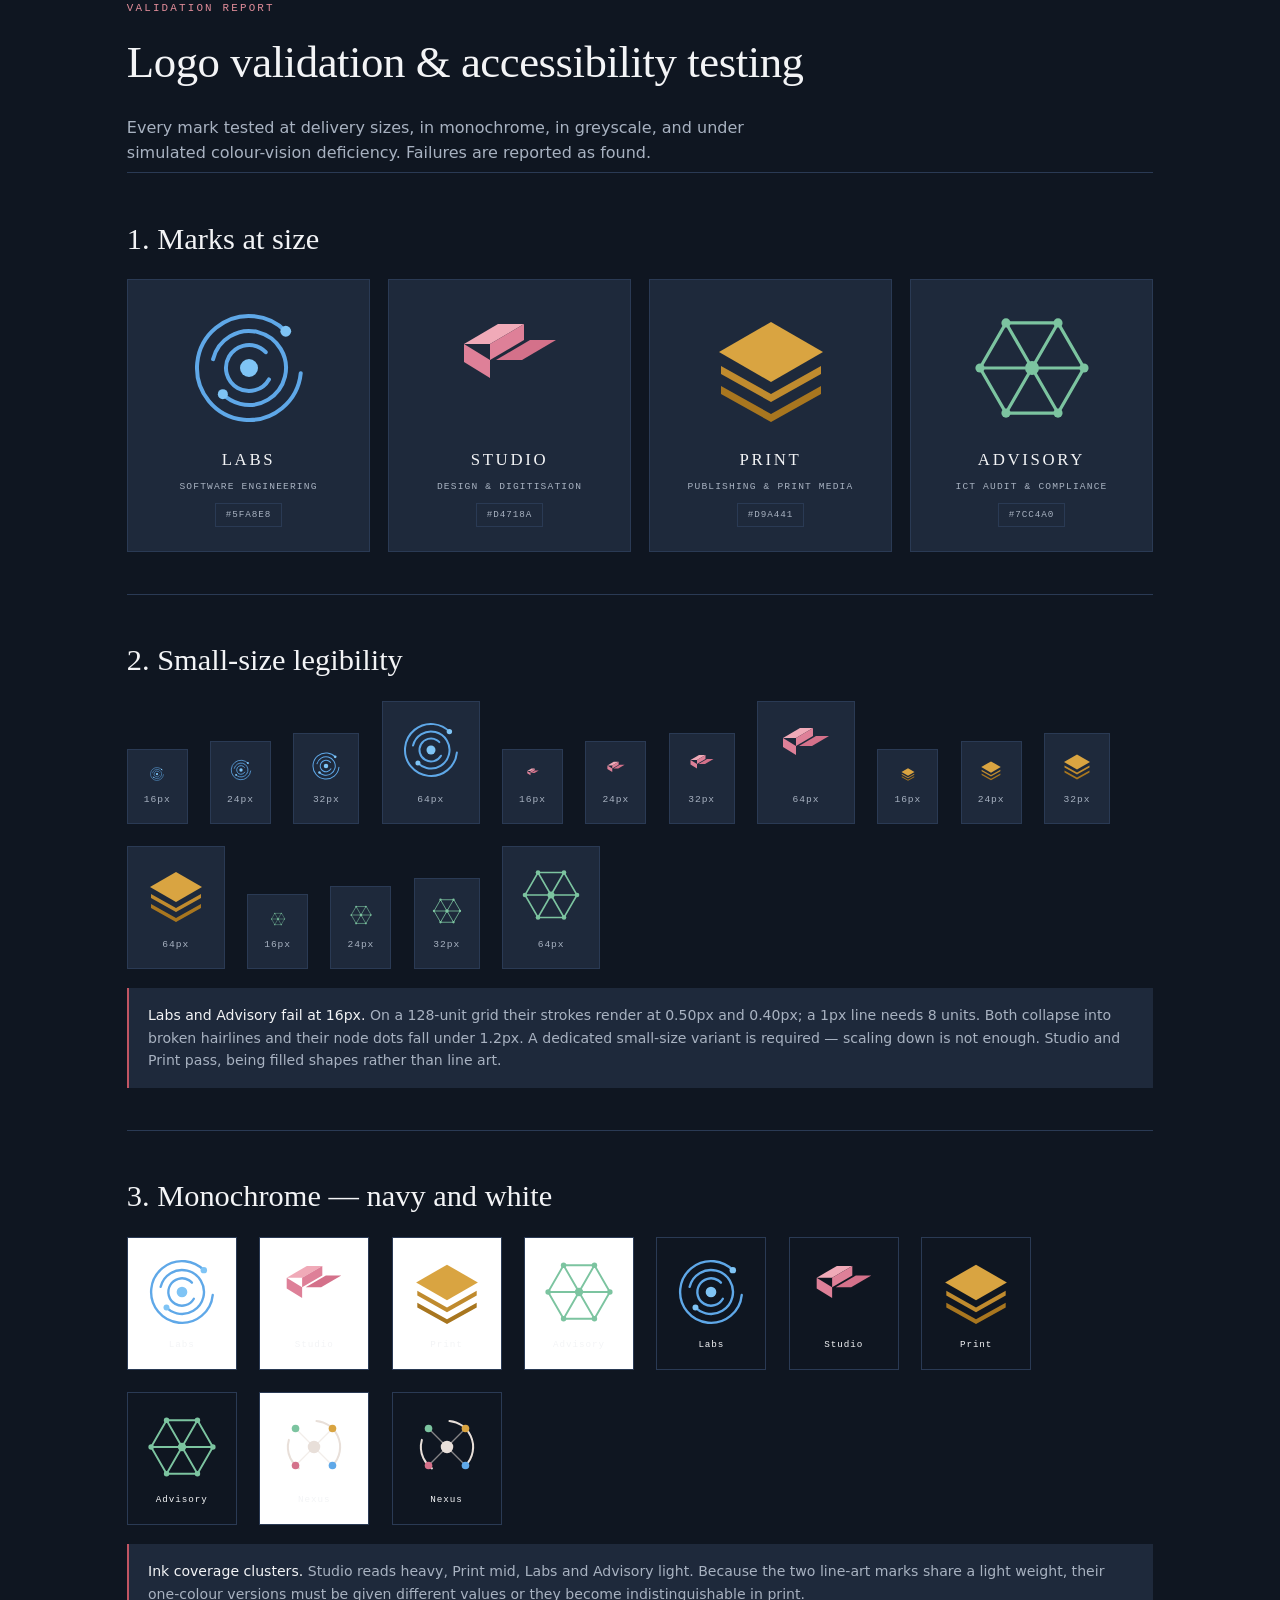
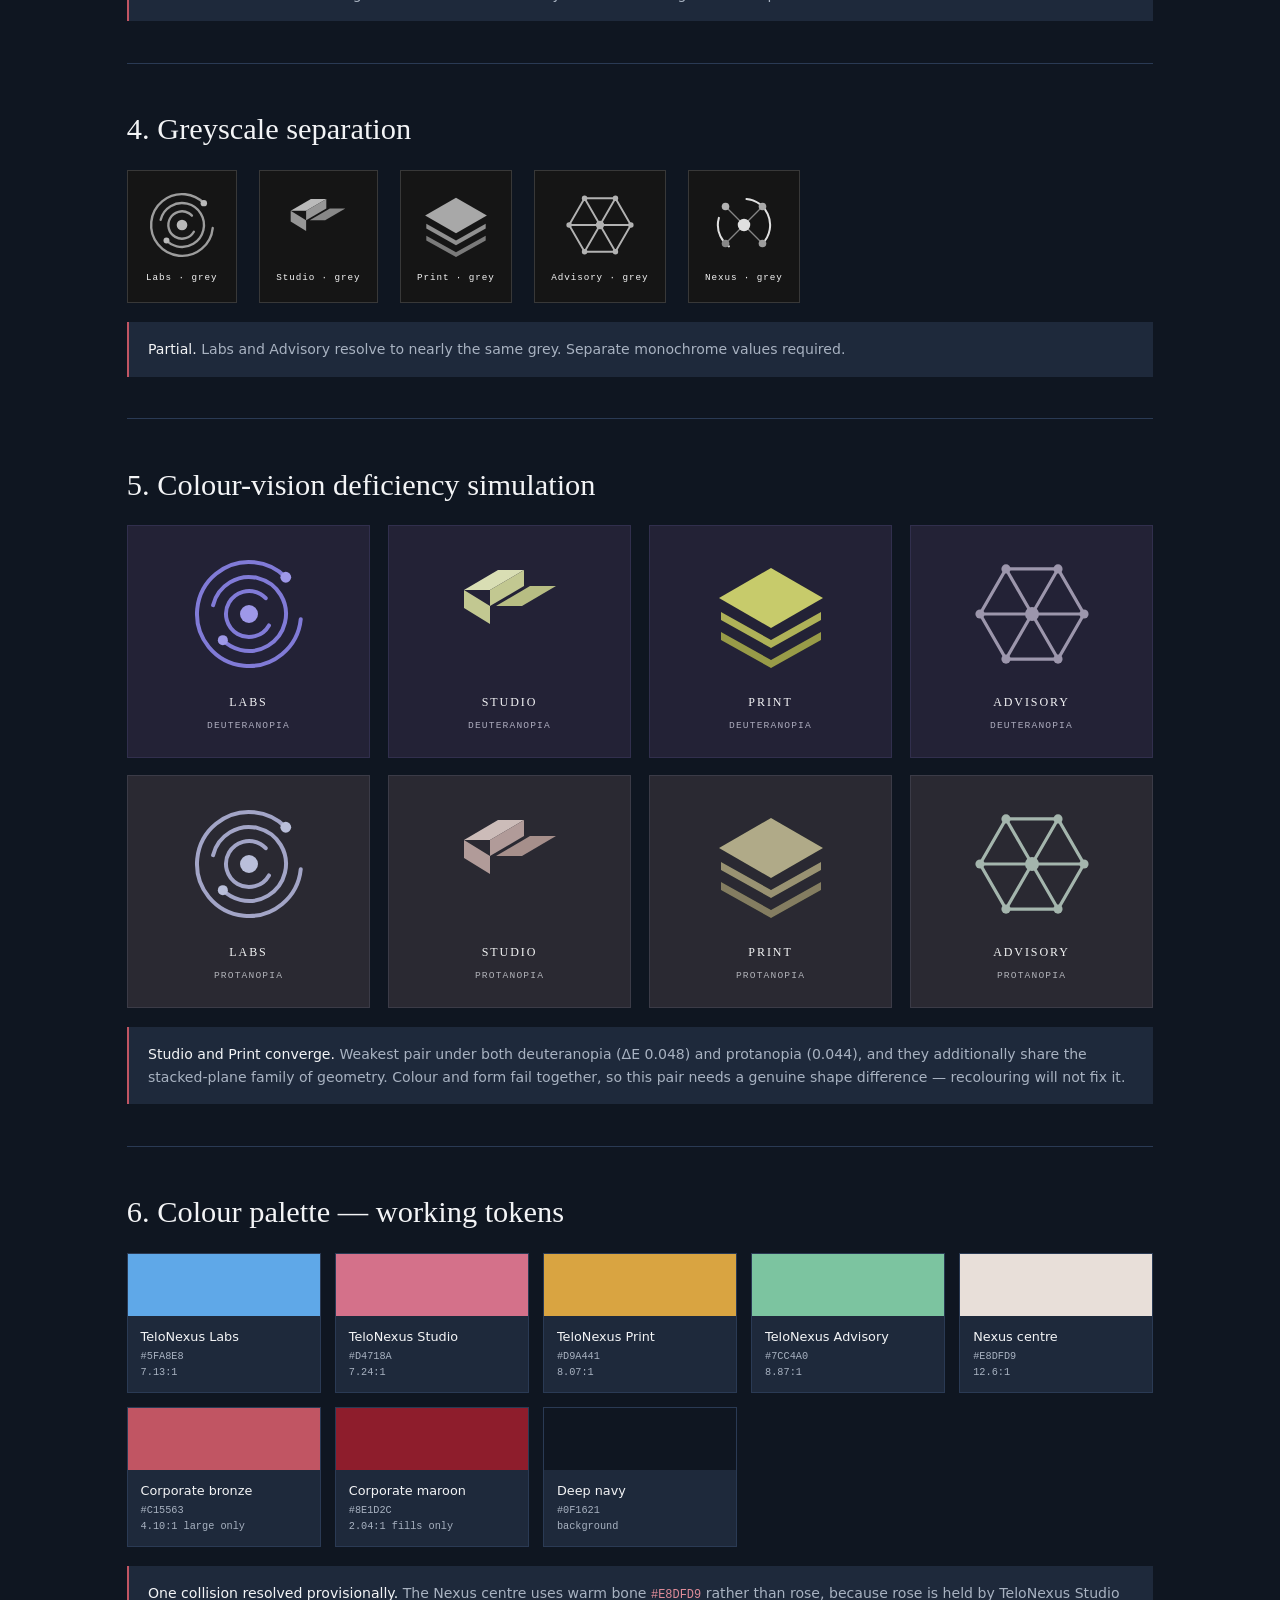
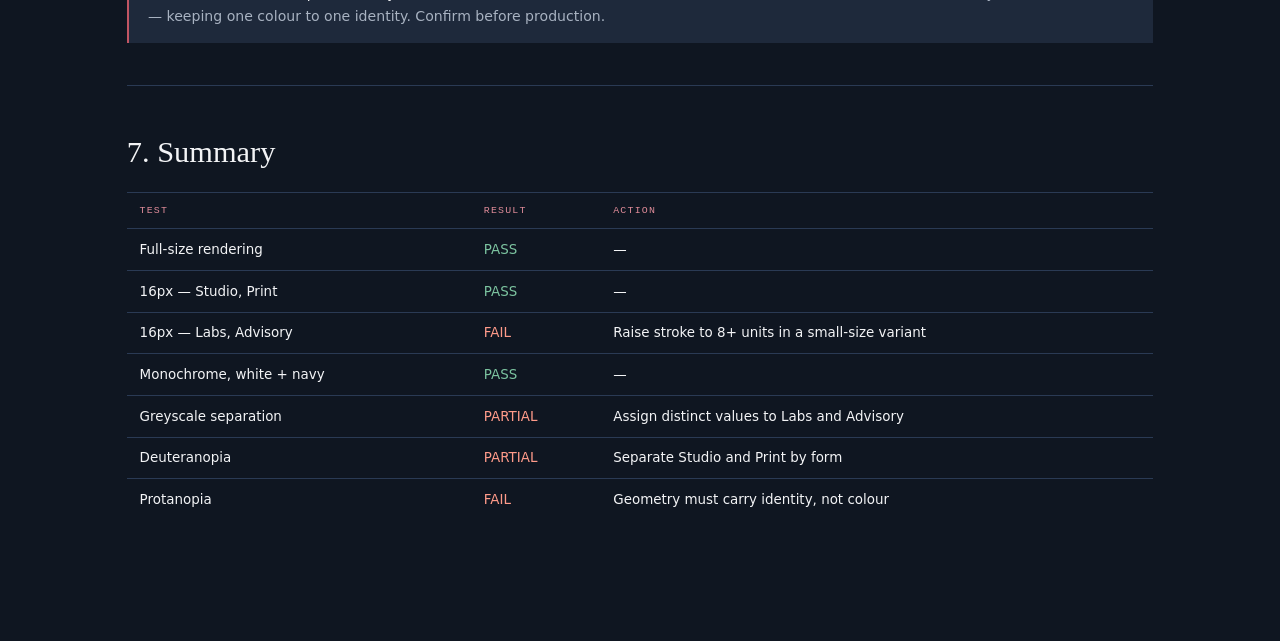
<file: brand/validation.html>
<!DOCTYPE html><html lang="en"><head><meta charset="UTF-8"><meta name="viewport" content="width=device-width,initial-scale=1.0">
<title>Karabo Nexus Group &mdash; Brand Validation</title><style>*{box-sizing:border-box;margin:0;padding:0}
body{background:#0F1621;color:#F3F4F6;font-family:'Inter',system-ui,-apple-system,'Segoe UI',Roboto,sans-serif;font-weight:300;line-height:1.6;-webkit-font-smoothing:antialiased;padding:0 0 5rem}
.wrap{max-width:1180px;margin:0 auto;padding:0 6vw}
h1{font-family:Georgia,'Times New Roman',serif;font-weight:400;font-size:clamp(1.8rem,4vw,2.8rem);margin:.6rem 0 1rem;letter-spacing:-.01em}
h2{font-family:Georgia,serif;font-weight:400;font-size:clamp(1.3rem,2.6vw,1.9rem);margin:0 0 1rem}
.eyebrow{font-family:ui-monospace,'SF Mono',Menlo,Consolas,monospace;font-size:.68rem;letter-spacing:.2em;text-transform:uppercase;color:#E08C99}
.lede{color:#A8B2C1;max-width:62ch;margin-bottom:.4rem}
.mono{font-family:ui-monospace,Menlo,monospace;font-size:.74rem;color:#A8B2C1;letter-spacing:.04em}
section{padding:2.6rem 0;border-top:1px solid #2A3A54}
.grid4{display:grid;grid-template-columns:repeat(4,1fr);gap:1.1rem}
.card{border:1px solid #2A3A54;background:#1E293B;padding:1.5rem 1.2rem;text-align:center}
.card svg{width:100%;height:auto;max-width:128px;display:block;margin:0 auto .9rem}
.name{font-family:Georgia,serif;font-size:1.05rem;letter-spacing:.16em;text-transform:uppercase}
.desc{font-family:ui-monospace,Menlo,monospace;font-size:.6rem;letter-spacing:.12em;text-transform:uppercase;color:#A8B2C1;margin-top:.35rem}
.size-row,.strip{display:flex;align-items:flex-end;gap:1.4rem;flex-wrap:wrap}
.sbox{border:1px solid #2A3A54;background:#1E293B;padding:1rem;text-align:center}
.sbox svg,.mono-mark svg{display:block;margin:0 auto}
.t16 svg{width:16px;height:16px}.t24 svg{width:24px;height:24px}.t32 svg{width:32px;height:32px}.t64 svg{width:64px;height:64px}
.slabel{font-family:ui-monospace,Menlo,monospace;font-size:.6rem;color:#A8B2C1;margin-top:.6rem;letter-spacing:.1em}
.bg-white{background:#FFFFFF;border-color:#D7DFE9}
.bg-navy{background:#0F1621}
.mono-mark{border:1px solid #2A3A54;padding:1rem;text-align:center}
.mono-mark svg{width:76px;height:76px}
.mname{font-family:ui-monospace,Menlo,monospace;font-size:.58rem;letter-spacing:.1em;color:#F3F4F6;margin-top:.5rem}
table{width:100%;border-collapse:collapse;font-size:.84rem;margin-top:1rem}
th,td{text-align:left;padding:.6rem .8rem;border-top:1px solid #2A3A54;vertical-align:top}
th{font-family:ui-monospace,Menlo,monospace;font-size:.62rem;letter-spacing:.12em;text-transform:uppercase;color:#E08C99;font-weight:500}
.fail{color:#FF9B8A}.pass{color:#7CC4A0}
.swatches{display:grid;grid-template-columns:repeat(auto-fill,minmax(168px,1fr));gap:.9rem}
.sw{border:1px solid #2A3A54}
.swatch{height:62px}
.swmeta{padding:.7rem .8rem;background:#1E293B}
.swmeta b{display:block;font-size:.8rem;font-weight:500}
.swmeta span{display:block;font-family:ui-monospace,Menlo,monospace;font-size:.64rem;color:#A8B2C1}
.cvd-deut{filter:url(#deut)}
.cvd-prot{filter:url(#prot)}
.tag{display:inline-block;font-family:ui-monospace,Menlo,monospace;font-size:.58rem;letter-spacing:.1em;text-transform:uppercase;padding:.24rem .6rem;border:1px solid #2A3A54;color:#A8B2C1;margin-top:.5rem}
.note{border-left:2px solid #C15563;background:#1E293B;padding:1rem 1.2rem;margin-top:1.2rem;font-size:.88rem;color:#A8B2C1}
.note b{color:#F3F4F6;font-weight:500}
code{font-family:ui-monospace,Menlo,monospace;font-size:.85em;color:#E08C99}
@media(max-width:820px){.grid4{grid-template-columns:repeat(2,1fr)}}
</style></head><body><svg width="0" height="0" style="position:absolute" aria-hidden="true"><defs>
<filter id="deut" color-interpolation-filters="linearRGB"><feColorMatrix type="matrix" values="0.625 0.375 0 0 0  0.700 0.300 0 0 0  0 0.300 0.700 0 0  0 0 0 1 0"/></filter>
<filter id="prot" color-interpolation-filters="linearRGB"><feColorMatrix type="matrix" values="0.400 0.400 0.200 0 0  0.200 0.700 0.100 0 0  0.100 0.400 0.500 0 0  0 0 0 1 0"/></filter>
</defs></svg>

<div class="wrap"><p class="eyebrow">Validation report</p><h1>Logo validation &amp; accessibility testing</h1><p class="lede">Every mark tested at delivery sizes, in monochrome, in greyscale, and under simulated colour-vision deficiency. Failures are reported as found.</p><section><h2>1. Marks at size</h2><div class="grid4"><div class="card"><svg xmlns="http://www.w3.org/2000/svg" viewBox="0 0 128 128" width="128" height="128" role="img" aria-label="TeloNexus Labs">
 <title>TeloNexus Labs</title>
  <circle cx="64" cy="64" r="52.00" fill="none" stroke="#5FA8E8" stroke-width="4" stroke-linecap="round" stroke-dasharray="280.73 46.00" transform="rotate(-354.32 64 64)"/>
  <circle cx="64" cy="64" r="37.00" fill="none" stroke="#5FA8E8" stroke-width="4" stroke-linecap="round" stroke-dasharray="194.48 38.00" transform="rotate(-166.16 64 64)"/>
  <circle cx="64" cy="64" r="23.00" fill="none" stroke="#5FA8E8" stroke-width="4" stroke-linecap="round" stroke-dasharray="114.51 30.00" transform="rotate(-330.27 64 64)"/>
  <circle cx="100.77" cy="27.23" r="5.4" fill="#7FC4F5"/>
  <circle cx="37.84" cy="90.16" r="5.0" fill="#7FC4F5"/>
  <circle cx="64" cy="64" r="9" fill="#7FC4F5"/>
</svg><div class="name">Labs</div><div class="desc">Software engineering</div><div class="tag">#5FA8E8</div></div><div class="card"><svg xmlns="http://www.w3.org/2000/svg" viewBox="0 0 128 128" width="128" height="128" role="img" aria-label="TeloNexus Studio">
 <title>TeloNexus Studio</title>
 <path d="M18,40 L52,20 L78,20 L44,40 Z" fill="#F0AAB8"/>
 <path d="M50,56 L84,36 L110,36 L76,56 Z" fill="#D4718A"/>
 <path d="M44,40 L78,20 L78,36 L44,56 Z" fill="#DE8098"/>
 <path d="M18,40 L44,56 L44,74 L18,58 Z" fill="#DE8098"/>
</svg><div class="name">Studio</div><div class="desc">Design &amp; digitisation</div><div class="tag">#D4718A</div></div><div class="card"><svg xmlns="http://www.w3.org/2000/svg" viewBox="0 0 128 128" width="128" height="128" role="img" aria-label="TeloNexus Print">
 <title>TeloNexus Print</title>
 <path d="M64,18 L116,48 L64,78 L12,48 Z" fill="#D9A441"/>
 <path d="M14,62 L64,90 L114,62 L114,70 L64,98 L14,70 Z" fill="#C08B2E"/>
 <path d="M14,82 L64,110 L114,82 L114,90 L64,118 L14,90 Z" fill="#A8761F"/>
</svg><div class="name">Print</div><div class="desc">Publishing &amp; print media</div><div class="tag">#D9A441</div></div><div class="card"><svg xmlns="http://www.w3.org/2000/svg" viewBox="0 0 128 128" width="128" height="128" role="img" aria-label="TeloNexus Advisory">
 <title>TeloNexus Advisory</title>
 <g stroke="#7CC4A0" stroke-width="3.2" fill="none" stroke-linecap="round">
  <path d="M116.00,64.00 L90.00,109.03 L38.00,109.03 L12.00,64.00 L38.00,18.97 L90.00,18.97 Z"/>
  <line x1="64" y1="64" x2="116.00" y2="64.00" /><line x1="64" y1="64" x2="90.00" y2="109.03" /><line x1="64" y1="64" x2="38.00" y2="109.03" /><line x1="64" y1="64" x2="12.00" y2="64.00" /><line x1="64" y1="64" x2="38.00" y2="18.97" /><line x1="64" y1="64" x2="90.00" y2="18.97" />
 </g>
 <circle cx="116.00" cy="64.00" r="4.6" fill="#7CC4A0"/><circle cx="90.00" cy="109.03" r="4.6" fill="#7CC4A0"/><circle cx="38.00" cy="109.03" r="4.6" fill="#7CC4A0"/><circle cx="12.00" cy="64.00" r="4.6" fill="#7CC4A0"/><circle cx="38.00" cy="18.97" r="4.6" fill="#7CC4A0"/><circle cx="90.00" cy="18.97" r="4.6" fill="#7CC4A0"/>
 <circle cx="64" cy="64" r="7" fill="#7CC4A0"/>
</svg><div class="name">Advisory</div><div class="desc">ICT audit &amp; compliance</div><div class="tag">#7CC4A0</div></div></div></section><section><h2>2. Small-size legibility</h2><div class="size-row"><div class="sbox"><div class="t16"><svg xmlns="http://www.w3.org/2000/svg" viewBox="0 0 128 128" width="128" height="128" role="img" aria-label="TeloNexus Labs">
 <title>TeloNexus Labs</title>
  <circle cx="64" cy="64" r="52.00" fill="none" stroke="#5FA8E8" stroke-width="4" stroke-linecap="round" stroke-dasharray="280.73 46.00" transform="rotate(-354.32 64 64)"/>
  <circle cx="64" cy="64" r="37.00" fill="none" stroke="#5FA8E8" stroke-width="4" stroke-linecap="round" stroke-dasharray="194.48 38.00" transform="rotate(-166.16 64 64)"/>
  <circle cx="64" cy="64" r="23.00" fill="none" stroke="#5FA8E8" stroke-width="4" stroke-linecap="round" stroke-dasharray="114.51 30.00" transform="rotate(-330.27 64 64)"/>
  <circle cx="100.77" cy="27.23" r="5.4" fill="#7FC4F5"/>
  <circle cx="37.84" cy="90.16" r="5.0" fill="#7FC4F5"/>
  <circle cx="64" cy="64" r="9" fill="#7FC4F5"/>
</svg></div><div class="slabel">16px</div></div><div class="sbox"><div class="t24"><svg xmlns="http://www.w3.org/2000/svg" viewBox="0 0 128 128" width="128" height="128" role="img" aria-label="TeloNexus Labs">
 <title>TeloNexus Labs</title>
  <circle cx="64" cy="64" r="52.00" fill="none" stroke="#5FA8E8" stroke-width="4" stroke-linecap="round" stroke-dasharray="280.73 46.00" transform="rotate(-354.32 64 64)"/>
  <circle cx="64" cy="64" r="37.00" fill="none" stroke="#5FA8E8" stroke-width="4" stroke-linecap="round" stroke-dasharray="194.48 38.00" transform="rotate(-166.16 64 64)"/>
  <circle cx="64" cy="64" r="23.00" fill="none" stroke="#5FA8E8" stroke-width="4" stroke-linecap="round" stroke-dasharray="114.51 30.00" transform="rotate(-330.27 64 64)"/>
  <circle cx="100.77" cy="27.23" r="5.4" fill="#7FC4F5"/>
  <circle cx="37.84" cy="90.16" r="5.0" fill="#7FC4F5"/>
  <circle cx="64" cy="64" r="9" fill="#7FC4F5"/>
</svg></div><div class="slabel">24px</div></div><div class="sbox"><div class="t32"><svg xmlns="http://www.w3.org/2000/svg" viewBox="0 0 128 128" width="128" height="128" role="img" aria-label="TeloNexus Labs">
 <title>TeloNexus Labs</title>
  <circle cx="64" cy="64" r="52.00" fill="none" stroke="#5FA8E8" stroke-width="4" stroke-linecap="round" stroke-dasharray="280.73 46.00" transform="rotate(-354.32 64 64)"/>
  <circle cx="64" cy="64" r="37.00" fill="none" stroke="#5FA8E8" stroke-width="4" stroke-linecap="round" stroke-dasharray="194.48 38.00" transform="rotate(-166.16 64 64)"/>
  <circle cx="64" cy="64" r="23.00" fill="none" stroke="#5FA8E8" stroke-width="4" stroke-linecap="round" stroke-dasharray="114.51 30.00" transform="rotate(-330.27 64 64)"/>
  <circle cx="100.77" cy="27.23" r="5.4" fill="#7FC4F5"/>
  <circle cx="37.84" cy="90.16" r="5.0" fill="#7FC4F5"/>
  <circle cx="64" cy="64" r="9" fill="#7FC4F5"/>
</svg></div><div class="slabel">32px</div></div><div class="sbox"><div class="t64"><svg xmlns="http://www.w3.org/2000/svg" viewBox="0 0 128 128" width="128" height="128" role="img" aria-label="TeloNexus Labs">
 <title>TeloNexus Labs</title>
  <circle cx="64" cy="64" r="52.00" fill="none" stroke="#5FA8E8" stroke-width="4" stroke-linecap="round" stroke-dasharray="280.73 46.00" transform="rotate(-354.32 64 64)"/>
  <circle cx="64" cy="64" r="37.00" fill="none" stroke="#5FA8E8" stroke-width="4" stroke-linecap="round" stroke-dasharray="194.48 38.00" transform="rotate(-166.16 64 64)"/>
  <circle cx="64" cy="64" r="23.00" fill="none" stroke="#5FA8E8" stroke-width="4" stroke-linecap="round" stroke-dasharray="114.51 30.00" transform="rotate(-330.27 64 64)"/>
  <circle cx="100.77" cy="27.23" r="5.4" fill="#7FC4F5"/>
  <circle cx="37.84" cy="90.16" r="5.0" fill="#7FC4F5"/>
  <circle cx="64" cy="64" r="9" fill="#7FC4F5"/>
</svg></div><div class="slabel">64px</div></div><div class="sbox"><div class="t16"><svg xmlns="http://www.w3.org/2000/svg" viewBox="0 0 128 128" width="128" height="128" role="img" aria-label="TeloNexus Studio">
 <title>TeloNexus Studio</title>
 <path d="M18,40 L52,20 L78,20 L44,40 Z" fill="#F0AAB8"/>
 <path d="M50,56 L84,36 L110,36 L76,56 Z" fill="#D4718A"/>
 <path d="M44,40 L78,20 L78,36 L44,56 Z" fill="#DE8098"/>
 <path d="M18,40 L44,56 L44,74 L18,58 Z" fill="#DE8098"/>
</svg></div><div class="slabel">16px</div></div><div class="sbox"><div class="t24"><svg xmlns="http://www.w3.org/2000/svg" viewBox="0 0 128 128" width="128" height="128" role="img" aria-label="TeloNexus Studio">
 <title>TeloNexus Studio</title>
 <path d="M18,40 L52,20 L78,20 L44,40 Z" fill="#F0AAB8"/>
 <path d="M50,56 L84,36 L110,36 L76,56 Z" fill="#D4718A"/>
 <path d="M44,40 L78,20 L78,36 L44,56 Z" fill="#DE8098"/>
 <path d="M18,40 L44,56 L44,74 L18,58 Z" fill="#DE8098"/>
</svg></div><div class="slabel">24px</div></div><div class="sbox"><div class="t32"><svg xmlns="http://www.w3.org/2000/svg" viewBox="0 0 128 128" width="128" height="128" role="img" aria-label="TeloNexus Studio">
 <title>TeloNexus Studio</title>
 <path d="M18,40 L52,20 L78,20 L44,40 Z" fill="#F0AAB8"/>
 <path d="M50,56 L84,36 L110,36 L76,56 Z" fill="#D4718A"/>
 <path d="M44,40 L78,20 L78,36 L44,56 Z" fill="#DE8098"/>
 <path d="M18,40 L44,56 L44,74 L18,58 Z" fill="#DE8098"/>
</svg></div><div class="slabel">32px</div></div><div class="sbox"><div class="t64"><svg xmlns="http://www.w3.org/2000/svg" viewBox="0 0 128 128" width="128" height="128" role="img" aria-label="TeloNexus Studio">
 <title>TeloNexus Studio</title>
 <path d="M18,40 L52,20 L78,20 L44,40 Z" fill="#F0AAB8"/>
 <path d="M50,56 L84,36 L110,36 L76,56 Z" fill="#D4718A"/>
 <path d="M44,40 L78,20 L78,36 L44,56 Z" fill="#DE8098"/>
 <path d="M18,40 L44,56 L44,74 L18,58 Z" fill="#DE8098"/>
</svg></div><div class="slabel">64px</div></div><div class="sbox"><div class="t16"><svg xmlns="http://www.w3.org/2000/svg" viewBox="0 0 128 128" width="128" height="128" role="img" aria-label="TeloNexus Print">
 <title>TeloNexus Print</title>
 <path d="M64,18 L116,48 L64,78 L12,48 Z" fill="#D9A441"/>
 <path d="M14,62 L64,90 L114,62 L114,70 L64,98 L14,70 Z" fill="#C08B2E"/>
 <path d="M14,82 L64,110 L114,82 L114,90 L64,118 L14,90 Z" fill="#A8761F"/>
</svg></div><div class="slabel">16px</div></div><div class="sbox"><div class="t24"><svg xmlns="http://www.w3.org/2000/svg" viewBox="0 0 128 128" width="128" height="128" role="img" aria-label="TeloNexus Print">
 <title>TeloNexus Print</title>
 <path d="M64,18 L116,48 L64,78 L12,48 Z" fill="#D9A441"/>
 <path d="M14,62 L64,90 L114,62 L114,70 L64,98 L14,70 Z" fill="#C08B2E"/>
 <path d="M14,82 L64,110 L114,82 L114,90 L64,118 L14,90 Z" fill="#A8761F"/>
</svg></div><div class="slabel">24px</div></div><div class="sbox"><div class="t32"><svg xmlns="http://www.w3.org/2000/svg" viewBox="0 0 128 128" width="128" height="128" role="img" aria-label="TeloNexus Print">
 <title>TeloNexus Print</title>
 <path d="M64,18 L116,48 L64,78 L12,48 Z" fill="#D9A441"/>
 <path d="M14,62 L64,90 L114,62 L114,70 L64,98 L14,70 Z" fill="#C08B2E"/>
 <path d="M14,82 L64,110 L114,82 L114,90 L64,118 L14,90 Z" fill="#A8761F"/>
</svg></div><div class="slabel">32px</div></div><div class="sbox"><div class="t64"><svg xmlns="http://www.w3.org/2000/svg" viewBox="0 0 128 128" width="128" height="128" role="img" aria-label="TeloNexus Print">
 <title>TeloNexus Print</title>
 <path d="M64,18 L116,48 L64,78 L12,48 Z" fill="#D9A441"/>
 <path d="M14,62 L64,90 L114,62 L114,70 L64,98 L14,70 Z" fill="#C08B2E"/>
 <path d="M14,82 L64,110 L114,82 L114,90 L64,118 L14,90 Z" fill="#A8761F"/>
</svg></div><div class="slabel">64px</div></div><div class="sbox"><div class="t16"><svg xmlns="http://www.w3.org/2000/svg" viewBox="0 0 128 128" width="128" height="128" role="img" aria-label="TeloNexus Advisory">
 <title>TeloNexus Advisory</title>
 <g stroke="#7CC4A0" stroke-width="3.2" fill="none" stroke-linecap="round">
  <path d="M116.00,64.00 L90.00,109.03 L38.00,109.03 L12.00,64.00 L38.00,18.97 L90.00,18.97 Z"/>
  <line x1="64" y1="64" x2="116.00" y2="64.00" /><line x1="64" y1="64" x2="90.00" y2="109.03" /><line x1="64" y1="64" x2="38.00" y2="109.03" /><line x1="64" y1="64" x2="12.00" y2="64.00" /><line x1="64" y1="64" x2="38.00" y2="18.97" /><line x1="64" y1="64" x2="90.00" y2="18.97" />
 </g>
 <circle cx="116.00" cy="64.00" r="4.6" fill="#7CC4A0"/><circle cx="90.00" cy="109.03" r="4.6" fill="#7CC4A0"/><circle cx="38.00" cy="109.03" r="4.6" fill="#7CC4A0"/><circle cx="12.00" cy="64.00" r="4.6" fill="#7CC4A0"/><circle cx="38.00" cy="18.97" r="4.6" fill="#7CC4A0"/><circle cx="90.00" cy="18.97" r="4.6" fill="#7CC4A0"/>
 <circle cx="64" cy="64" r="7" fill="#7CC4A0"/>
</svg></div><div class="slabel">16px</div></div><div class="sbox"><div class="t24"><svg xmlns="http://www.w3.org/2000/svg" viewBox="0 0 128 128" width="128" height="128" role="img" aria-label="TeloNexus Advisory">
 <title>TeloNexus Advisory</title>
 <g stroke="#7CC4A0" stroke-width="3.2" fill="none" stroke-linecap="round">
  <path d="M116.00,64.00 L90.00,109.03 L38.00,109.03 L12.00,64.00 L38.00,18.97 L90.00,18.97 Z"/>
  <line x1="64" y1="64" x2="116.00" y2="64.00" /><line x1="64" y1="64" x2="90.00" y2="109.03" /><line x1="64" y1="64" x2="38.00" y2="109.03" /><line x1="64" y1="64" x2="12.00" y2="64.00" /><line x1="64" y1="64" x2="38.00" y2="18.97" /><line x1="64" y1="64" x2="90.00" y2="18.97" />
 </g>
 <circle cx="116.00" cy="64.00" r="4.6" fill="#7CC4A0"/><circle cx="90.00" cy="109.03" r="4.6" fill="#7CC4A0"/><circle cx="38.00" cy="109.03" r="4.6" fill="#7CC4A0"/><circle cx="12.00" cy="64.00" r="4.6" fill="#7CC4A0"/><circle cx="38.00" cy="18.97" r="4.6" fill="#7CC4A0"/><circle cx="90.00" cy="18.97" r="4.6" fill="#7CC4A0"/>
 <circle cx="64" cy="64" r="7" fill="#7CC4A0"/>
</svg></div><div class="slabel">24px</div></div><div class="sbox"><div class="t32"><svg xmlns="http://www.w3.org/2000/svg" viewBox="0 0 128 128" width="128" height="128" role="img" aria-label="TeloNexus Advisory">
 <title>TeloNexus Advisory</title>
 <g stroke="#7CC4A0" stroke-width="3.2" fill="none" stroke-linecap="round">
  <path d="M116.00,64.00 L90.00,109.03 L38.00,109.03 L12.00,64.00 L38.00,18.97 L90.00,18.97 Z"/>
  <line x1="64" y1="64" x2="116.00" y2="64.00" /><line x1="64" y1="64" x2="90.00" y2="109.03" /><line x1="64" y1="64" x2="38.00" y2="109.03" /><line x1="64" y1="64" x2="12.00" y2="64.00" /><line x1="64" y1="64" x2="38.00" y2="18.97" /><line x1="64" y1="64" x2="90.00" y2="18.97" />
 </g>
 <circle cx="116.00" cy="64.00" r="4.6" fill="#7CC4A0"/><circle cx="90.00" cy="109.03" r="4.6" fill="#7CC4A0"/><circle cx="38.00" cy="109.03" r="4.6" fill="#7CC4A0"/><circle cx="12.00" cy="64.00" r="4.6" fill="#7CC4A0"/><circle cx="38.00" cy="18.97" r="4.6" fill="#7CC4A0"/><circle cx="90.00" cy="18.97" r="4.6" fill="#7CC4A0"/>
 <circle cx="64" cy="64" r="7" fill="#7CC4A0"/>
</svg></div><div class="slabel">32px</div></div><div class="sbox"><div class="t64"><svg xmlns="http://www.w3.org/2000/svg" viewBox="0 0 128 128" width="128" height="128" role="img" aria-label="TeloNexus Advisory">
 <title>TeloNexus Advisory</title>
 <g stroke="#7CC4A0" stroke-width="3.2" fill="none" stroke-linecap="round">
  <path d="M116.00,64.00 L90.00,109.03 L38.00,109.03 L12.00,64.00 L38.00,18.97 L90.00,18.97 Z"/>
  <line x1="64" y1="64" x2="116.00" y2="64.00" /><line x1="64" y1="64" x2="90.00" y2="109.03" /><line x1="64" y1="64" x2="38.00" y2="109.03" /><line x1="64" y1="64" x2="12.00" y2="64.00" /><line x1="64" y1="64" x2="38.00" y2="18.97" /><line x1="64" y1="64" x2="90.00" y2="18.97" />
 </g>
 <circle cx="116.00" cy="64.00" r="4.6" fill="#7CC4A0"/><circle cx="90.00" cy="109.03" r="4.6" fill="#7CC4A0"/><circle cx="38.00" cy="109.03" r="4.6" fill="#7CC4A0"/><circle cx="12.00" cy="64.00" r="4.6" fill="#7CC4A0"/><circle cx="38.00" cy="18.97" r="4.6" fill="#7CC4A0"/><circle cx="90.00" cy="18.97" r="4.6" fill="#7CC4A0"/>
 <circle cx="64" cy="64" r="7" fill="#7CC4A0"/>
</svg></div><div class="slabel">64px</div></div></div><div class="note"><b>Labs and Advisory fail at 16px.</b> On a 128-unit grid their strokes render at 0.50px and 0.40px; a 1px line needs 8 units. Both collapse into broken hairlines and their node dots fall under 1.2px. A dedicated small-size variant is required &mdash; scaling down is not enough. Studio and Print pass, being filled shapes rather than line art.</div></section><section><h2>3. Monochrome &mdash; navy and white</h2><div class="strip"><div class="mono-mark bg-white"><svg xmlns="http://www.w3.org/2000/svg" viewBox="0 0 128 128" width="128" height="128" role="img" aria-label="TeloNexus Labs">
 <title>TeloNexus Labs</title>
  <circle cx="64" cy="64" r="52.00" fill="none" stroke="#5FA8E8" stroke-width="4" stroke-linecap="round" stroke-dasharray="280.73 46.00" transform="rotate(-354.32 64 64)"/>
  <circle cx="64" cy="64" r="37.00" fill="none" stroke="#5FA8E8" stroke-width="4" stroke-linecap="round" stroke-dasharray="194.48 38.00" transform="rotate(-166.16 64 64)"/>
  <circle cx="64" cy="64" r="23.00" fill="none" stroke="#5FA8E8" stroke-width="4" stroke-linecap="round" stroke-dasharray="114.51 30.00" transform="rotate(-330.27 64 64)"/>
  <circle cx="100.77" cy="27.23" r="5.4" fill="#7FC4F5"/>
  <circle cx="37.84" cy="90.16" r="5.0" fill="#7FC4F5"/>
  <circle cx="64" cy="64" r="9" fill="#7FC4F5"/>
</svg><div class="mname">Labs</div></div><div class="mono-mark bg-white"><svg xmlns="http://www.w3.org/2000/svg" viewBox="0 0 128 128" width="128" height="128" role="img" aria-label="TeloNexus Studio">
 <title>TeloNexus Studio</title>
 <path d="M18,40 L52,20 L78,20 L44,40 Z" fill="#F0AAB8"/>
 <path d="M50,56 L84,36 L110,36 L76,56 Z" fill="#D4718A"/>
 <path d="M44,40 L78,20 L78,36 L44,56 Z" fill="#DE8098"/>
 <path d="M18,40 L44,56 L44,74 L18,58 Z" fill="#DE8098"/>
</svg><div class="mname">Studio</div></div><div class="mono-mark bg-white"><svg xmlns="http://www.w3.org/2000/svg" viewBox="0 0 128 128" width="128" height="128" role="img" aria-label="TeloNexus Print">
 <title>TeloNexus Print</title>
 <path d="M64,18 L116,48 L64,78 L12,48 Z" fill="#D9A441"/>
 <path d="M14,62 L64,90 L114,62 L114,70 L64,98 L14,70 Z" fill="#C08B2E"/>
 <path d="M14,82 L64,110 L114,82 L114,90 L64,118 L14,90 Z" fill="#A8761F"/>
</svg><div class="mname">Print</div></div><div class="mono-mark bg-white"><svg xmlns="http://www.w3.org/2000/svg" viewBox="0 0 128 128" width="128" height="128" role="img" aria-label="TeloNexus Advisory">
 <title>TeloNexus Advisory</title>
 <g stroke="#7CC4A0" stroke-width="3.2" fill="none" stroke-linecap="round">
  <path d="M116.00,64.00 L90.00,109.03 L38.00,109.03 L12.00,64.00 L38.00,18.97 L90.00,18.97 Z"/>
  <line x1="64" y1="64" x2="116.00" y2="64.00" /><line x1="64" y1="64" x2="90.00" y2="109.03" /><line x1="64" y1="64" x2="38.00" y2="109.03" /><line x1="64" y1="64" x2="12.00" y2="64.00" /><line x1="64" y1="64" x2="38.00" y2="18.97" /><line x1="64" y1="64" x2="90.00" y2="18.97" />
 </g>
 <circle cx="116.00" cy="64.00" r="4.6" fill="#7CC4A0"/><circle cx="90.00" cy="109.03" r="4.6" fill="#7CC4A0"/><circle cx="38.00" cy="109.03" r="4.6" fill="#7CC4A0"/><circle cx="12.00" cy="64.00" r="4.6" fill="#7CC4A0"/><circle cx="38.00" cy="18.97" r="4.6" fill="#7CC4A0"/><circle cx="90.00" cy="18.97" r="4.6" fill="#7CC4A0"/>
 <circle cx="64" cy="64" r="7" fill="#7CC4A0"/>
</svg><div class="mname">Advisory</div></div><div class="mono-mark bg-navy"><svg xmlns="http://www.w3.org/2000/svg" viewBox="0 0 128 128" width="128" height="128" role="img" aria-label="TeloNexus Labs">
 <title>TeloNexus Labs</title>
  <circle cx="64" cy="64" r="52.00" fill="none" stroke="#5FA8E8" stroke-width="4" stroke-linecap="round" stroke-dasharray="280.73 46.00" transform="rotate(-354.32 64 64)"/>
  <circle cx="64" cy="64" r="37.00" fill="none" stroke="#5FA8E8" stroke-width="4" stroke-linecap="round" stroke-dasharray="194.48 38.00" transform="rotate(-166.16 64 64)"/>
  <circle cx="64" cy="64" r="23.00" fill="none" stroke="#5FA8E8" stroke-width="4" stroke-linecap="round" stroke-dasharray="114.51 30.00" transform="rotate(-330.27 64 64)"/>
  <circle cx="100.77" cy="27.23" r="5.4" fill="#7FC4F5"/>
  <circle cx="37.84" cy="90.16" r="5.0" fill="#7FC4F5"/>
  <circle cx="64" cy="64" r="9" fill="#7FC4F5"/>
</svg><div class="mname">Labs</div></div><div class="mono-mark bg-navy"><svg xmlns="http://www.w3.org/2000/svg" viewBox="0 0 128 128" width="128" height="128" role="img" aria-label="TeloNexus Studio">
 <title>TeloNexus Studio</title>
 <path d="M18,40 L52,20 L78,20 L44,40 Z" fill="#F0AAB8"/>
 <path d="M50,56 L84,36 L110,36 L76,56 Z" fill="#D4718A"/>
 <path d="M44,40 L78,20 L78,36 L44,56 Z" fill="#DE8098"/>
 <path d="M18,40 L44,56 L44,74 L18,58 Z" fill="#DE8098"/>
</svg><div class="mname">Studio</div></div><div class="mono-mark bg-navy"><svg xmlns="http://www.w3.org/2000/svg" viewBox="0 0 128 128" width="128" height="128" role="img" aria-label="TeloNexus Print">
 <title>TeloNexus Print</title>
 <path d="M64,18 L116,48 L64,78 L12,48 Z" fill="#D9A441"/>
 <path d="M14,62 L64,90 L114,62 L114,70 L64,98 L14,70 Z" fill="#C08B2E"/>
 <path d="M14,82 L64,110 L114,82 L114,90 L64,118 L14,90 Z" fill="#A8761F"/>
</svg><div class="mname">Print</div></div><div class="mono-mark bg-navy"><svg xmlns="http://www.w3.org/2000/svg" viewBox="0 0 128 128" width="128" height="128" role="img" aria-label="TeloNexus Advisory">
 <title>TeloNexus Advisory</title>
 <g stroke="#7CC4A0" stroke-width="3.2" fill="none" stroke-linecap="round">
  <path d="M116.00,64.00 L90.00,109.03 L38.00,109.03 L12.00,64.00 L38.00,18.97 L90.00,18.97 Z"/>
  <line x1="64" y1="64" x2="116.00" y2="64.00" /><line x1="64" y1="64" x2="90.00" y2="109.03" /><line x1="64" y1="64" x2="38.00" y2="109.03" /><line x1="64" y1="64" x2="12.00" y2="64.00" /><line x1="64" y1="64" x2="38.00" y2="18.97" /><line x1="64" y1="64" x2="90.00" y2="18.97" />
 </g>
 <circle cx="116.00" cy="64.00" r="4.6" fill="#7CC4A0"/><circle cx="90.00" cy="109.03" r="4.6" fill="#7CC4A0"/><circle cx="38.00" cy="109.03" r="4.6" fill="#7CC4A0"/><circle cx="12.00" cy="64.00" r="4.6" fill="#7CC4A0"/><circle cx="38.00" cy="18.97" r="4.6" fill="#7CC4A0"/><circle cx="90.00" cy="18.97" r="4.6" fill="#7CC4A0"/>
 <circle cx="64" cy="64" r="7" fill="#7CC4A0"/>
</svg><div class="mname">Advisory</div></div><div class="mono-mark bg-white"><svg xmlns="http://www.w3.org/2000/svg" viewBox="0 0 128 128" width="128" height="128" role="img" aria-label="Karabo Nexus Group">
 <title>Karabo Nexus Group</title>
 <g stroke="#E8DFD9" stroke-width="2.2" stroke-linecap="round" opacity=".55" fill="none"><line x1="64" y1="64" x2="95.11" y2="95.11"/><line x1="64" y1="64" x2="32.89" y2="95.11"/><line x1="64" y1="64" x2="32.89" y2="32.89"/><line x1="64" y1="64" x2="95.11" y2="32.89"/></g>
 <circle cx="64" cy="64" r="44.00" fill="none" stroke="#E8DFD9" stroke-width="3.4" stroke-linecap="round"
   stroke-dasharray="53.91 60.82" transform="rotate(-25.20 64 64)"/>
 <circle cx="95.11" cy="95.11" r="6.4" fill="#5FA8E8"/><circle cx="32.89" cy="95.11" r="6.4" fill="#D4718A"/><circle cx="32.89" cy="32.89" r="6.4" fill="#7CC4A0"/><circle cx="95.11" cy="32.89" r="6.4" fill="#D9A441"/>
 <circle cx="64" cy="64" r="10.5" fill="#E8DFD9"/>
</svg><div class="mname">Nexus</div></div><div class="mono-mark bg-navy"><svg xmlns="http://www.w3.org/2000/svg" viewBox="0 0 128 128" width="128" height="128" role="img" aria-label="Karabo Nexus Group">
 <title>Karabo Nexus Group</title>
 <g stroke="#E8DFD9" stroke-width="2.2" stroke-linecap="round" opacity=".55" fill="none"><line x1="64" y1="64" x2="95.11" y2="95.11"/><line x1="64" y1="64" x2="32.89" y2="95.11"/><line x1="64" y1="64" x2="32.89" y2="32.89"/><line x1="64" y1="64" x2="95.11" y2="32.89"/></g>
 <circle cx="64" cy="64" r="44.00" fill="none" stroke="#E8DFD9" stroke-width="3.4" stroke-linecap="round"
   stroke-dasharray="53.91 60.82" transform="rotate(-25.20 64 64)"/>
 <circle cx="95.11" cy="95.11" r="6.4" fill="#5FA8E8"/><circle cx="32.89" cy="95.11" r="6.4" fill="#D4718A"/><circle cx="32.89" cy="32.89" r="6.4" fill="#7CC4A0"/><circle cx="95.11" cy="32.89" r="6.4" fill="#D9A441"/>
 <circle cx="64" cy="64" r="10.5" fill="#E8DFD9"/>
</svg><div class="mname">Nexus</div></div></div><div class="note"><b>Ink coverage clusters.</b> Studio reads heavy, Print mid, Labs and Advisory light. Because the two line-art marks share a light weight, their one-colour versions must be given different values or they become indistinguishable in print.</div></section><section><h2>4. Greyscale separation</h2><div class="strip"><div class="mono-mark bg-navy" style="filter:grayscale(1)"><svg xmlns="http://www.w3.org/2000/svg" viewBox="0 0 128 128" width="128" height="128" role="img" aria-label="TeloNexus Labs">
 <title>TeloNexus Labs</title>
  <circle cx="64" cy="64" r="52.00" fill="none" stroke="#5FA8E8" stroke-width="4" stroke-linecap="round" stroke-dasharray="280.73 46.00" transform="rotate(-354.32 64 64)"/>
  <circle cx="64" cy="64" r="37.00" fill="none" stroke="#5FA8E8" stroke-width="4" stroke-linecap="round" stroke-dasharray="194.48 38.00" transform="rotate(-166.16 64 64)"/>
  <circle cx="64" cy="64" r="23.00" fill="none" stroke="#5FA8E8" stroke-width="4" stroke-linecap="round" stroke-dasharray="114.51 30.00" transform="rotate(-330.27 64 64)"/>
  <circle cx="100.77" cy="27.23" r="5.4" fill="#7FC4F5"/>
  <circle cx="37.84" cy="90.16" r="5.0" fill="#7FC4F5"/>
  <circle cx="64" cy="64" r="9" fill="#7FC4F5"/>
</svg><div class="mname">Labs &#183; grey</div></div><div class="mono-mark bg-navy" style="filter:grayscale(1)"><svg xmlns="http://www.w3.org/2000/svg" viewBox="0 0 128 128" width="128" height="128" role="img" aria-label="TeloNexus Studio">
 <title>TeloNexus Studio</title>
 <path d="M18,40 L52,20 L78,20 L44,40 Z" fill="#F0AAB8"/>
 <path d="M50,56 L84,36 L110,36 L76,56 Z" fill="#D4718A"/>
 <path d="M44,40 L78,20 L78,36 L44,56 Z" fill="#DE8098"/>
 <path d="M18,40 L44,56 L44,74 L18,58 Z" fill="#DE8098"/>
</svg><div class="mname">Studio &#183; grey</div></div><div class="mono-mark bg-navy" style="filter:grayscale(1)"><svg xmlns="http://www.w3.org/2000/svg" viewBox="0 0 128 128" width="128" height="128" role="img" aria-label="TeloNexus Print">
 <title>TeloNexus Print</title>
 <path d="M64,18 L116,48 L64,78 L12,48 Z" fill="#D9A441"/>
 <path d="M14,62 L64,90 L114,62 L114,70 L64,98 L14,70 Z" fill="#C08B2E"/>
 <path d="M14,82 L64,110 L114,82 L114,90 L64,118 L14,90 Z" fill="#A8761F"/>
</svg><div class="mname">Print &#183; grey</div></div><div class="mono-mark bg-navy" style="filter:grayscale(1)"><svg xmlns="http://www.w3.org/2000/svg" viewBox="0 0 128 128" width="128" height="128" role="img" aria-label="TeloNexus Advisory">
 <title>TeloNexus Advisory</title>
 <g stroke="#7CC4A0" stroke-width="3.2" fill="none" stroke-linecap="round">
  <path d="M116.00,64.00 L90.00,109.03 L38.00,109.03 L12.00,64.00 L38.00,18.97 L90.00,18.97 Z"/>
  <line x1="64" y1="64" x2="116.00" y2="64.00" /><line x1="64" y1="64" x2="90.00" y2="109.03" /><line x1="64" y1="64" x2="38.00" y2="109.03" /><line x1="64" y1="64" x2="12.00" y2="64.00" /><line x1="64" y1="64" x2="38.00" y2="18.97" /><line x1="64" y1="64" x2="90.00" y2="18.97" />
 </g>
 <circle cx="116.00" cy="64.00" r="4.6" fill="#7CC4A0"/><circle cx="90.00" cy="109.03" r="4.6" fill="#7CC4A0"/><circle cx="38.00" cy="109.03" r="4.6" fill="#7CC4A0"/><circle cx="12.00" cy="64.00" r="4.6" fill="#7CC4A0"/><circle cx="38.00" cy="18.97" r="4.6" fill="#7CC4A0"/><circle cx="90.00" cy="18.97" r="4.6" fill="#7CC4A0"/>
 <circle cx="64" cy="64" r="7" fill="#7CC4A0"/>
</svg><div class="mname">Advisory &#183; grey</div></div><div class="mono-mark bg-navy" style="filter:grayscale(1)"><svg xmlns="http://www.w3.org/2000/svg" viewBox="0 0 128 128" width="128" height="128" role="img" aria-label="Karabo Nexus Group">
 <title>Karabo Nexus Group</title>
 <g stroke="#E8DFD9" stroke-width="2.2" stroke-linecap="round" opacity=".55" fill="none"><line x1="64" y1="64" x2="95.11" y2="95.11"/><line x1="64" y1="64" x2="32.89" y2="95.11"/><line x1="64" y1="64" x2="32.89" y2="32.89"/><line x1="64" y1="64" x2="95.11" y2="32.89"/></g>
 <circle cx="64" cy="64" r="44.00" fill="none" stroke="#E8DFD9" stroke-width="3.4" stroke-linecap="round"
   stroke-dasharray="53.91 60.82" transform="rotate(-25.20 64 64)"/>
 <circle cx="95.11" cy="95.11" r="6.4" fill="#5FA8E8"/><circle cx="32.89" cy="95.11" r="6.4" fill="#D4718A"/><circle cx="32.89" cy="32.89" r="6.4" fill="#7CC4A0"/><circle cx="95.11" cy="32.89" r="6.4" fill="#D9A441"/>
 <circle cx="64" cy="64" r="10.5" fill="#E8DFD9"/>
</svg><div class="mname">Nexus &#183; grey</div></div></div><div class="note"><b>Partial.</b> Labs and Advisory resolve to nearly the same grey. Separate monochrome values required.</div></section><section><h2>5. Colour-vision deficiency simulation</h2><div class="grid4"><div class="card cvd-deut"><svg xmlns="http://www.w3.org/2000/svg" viewBox="0 0 128 128" width="128" height="128" role="img" aria-label="TeloNexus Labs">
 <title>TeloNexus Labs</title>
  <circle cx="64" cy="64" r="52.00" fill="none" stroke="#5FA8E8" stroke-width="4" stroke-linecap="round" stroke-dasharray="280.73 46.00" transform="rotate(-354.32 64 64)"/>
  <circle cx="64" cy="64" r="37.00" fill="none" stroke="#5FA8E8" stroke-width="4" stroke-linecap="round" stroke-dasharray="194.48 38.00" transform="rotate(-166.16 64 64)"/>
  <circle cx="64" cy="64" r="23.00" fill="none" stroke="#5FA8E8" stroke-width="4" stroke-linecap="round" stroke-dasharray="114.51 30.00" transform="rotate(-330.27 64 64)"/>
  <circle cx="100.77" cy="27.23" r="5.4" fill="#7FC4F5"/>
  <circle cx="37.84" cy="90.16" r="5.0" fill="#7FC4F5"/>
  <circle cx="64" cy="64" r="9" fill="#7FC4F5"/>
</svg><div class="name" style="font-size:.75rem">Labs</div><div class="desc">Deuteranopia</div></div><div class="card cvd-deut"><svg xmlns="http://www.w3.org/2000/svg" viewBox="0 0 128 128" width="128" height="128" role="img" aria-label="TeloNexus Studio">
 <title>TeloNexus Studio</title>
 <path d="M18,40 L52,20 L78,20 L44,40 Z" fill="#F0AAB8"/>
 <path d="M50,56 L84,36 L110,36 L76,56 Z" fill="#D4718A"/>
 <path d="M44,40 L78,20 L78,36 L44,56 Z" fill="#DE8098"/>
 <path d="M18,40 L44,56 L44,74 L18,58 Z" fill="#DE8098"/>
</svg><div class="name" style="font-size:.75rem">Studio</div><div class="desc">Deuteranopia</div></div><div class="card cvd-deut"><svg xmlns="http://www.w3.org/2000/svg" viewBox="0 0 128 128" width="128" height="128" role="img" aria-label="TeloNexus Print">
 <title>TeloNexus Print</title>
 <path d="M64,18 L116,48 L64,78 L12,48 Z" fill="#D9A441"/>
 <path d="M14,62 L64,90 L114,62 L114,70 L64,98 L14,70 Z" fill="#C08B2E"/>
 <path d="M14,82 L64,110 L114,82 L114,90 L64,118 L14,90 Z" fill="#A8761F"/>
</svg><div class="name" style="font-size:.75rem">Print</div><div class="desc">Deuteranopia</div></div><div class="card cvd-deut"><svg xmlns="http://www.w3.org/2000/svg" viewBox="0 0 128 128" width="128" height="128" role="img" aria-label="TeloNexus Advisory">
 <title>TeloNexus Advisory</title>
 <g stroke="#7CC4A0" stroke-width="3.2" fill="none" stroke-linecap="round">
  <path d="M116.00,64.00 L90.00,109.03 L38.00,109.03 L12.00,64.00 L38.00,18.97 L90.00,18.97 Z"/>
  <line x1="64" y1="64" x2="116.00" y2="64.00" /><line x1="64" y1="64" x2="90.00" y2="109.03" /><line x1="64" y1="64" x2="38.00" y2="109.03" /><line x1="64" y1="64" x2="12.00" y2="64.00" /><line x1="64" y1="64" x2="38.00" y2="18.97" /><line x1="64" y1="64" x2="90.00" y2="18.97" />
 </g>
 <circle cx="116.00" cy="64.00" r="4.6" fill="#7CC4A0"/><circle cx="90.00" cy="109.03" r="4.6" fill="#7CC4A0"/><circle cx="38.00" cy="109.03" r="4.6" fill="#7CC4A0"/><circle cx="12.00" cy="64.00" r="4.6" fill="#7CC4A0"/><circle cx="38.00" cy="18.97" r="4.6" fill="#7CC4A0"/><circle cx="90.00" cy="18.97" r="4.6" fill="#7CC4A0"/>
 <circle cx="64" cy="64" r="7" fill="#7CC4A0"/>
</svg><div class="name" style="font-size:.75rem">Advisory</div><div class="desc">Deuteranopia</div></div><div class="card cvd-prot"><svg xmlns="http://www.w3.org/2000/svg" viewBox="0 0 128 128" width="128" height="128" role="img" aria-label="TeloNexus Labs">
 <title>TeloNexus Labs</title>
  <circle cx="64" cy="64" r="52.00" fill="none" stroke="#5FA8E8" stroke-width="4" stroke-linecap="round" stroke-dasharray="280.73 46.00" transform="rotate(-354.32 64 64)"/>
  <circle cx="64" cy="64" r="37.00" fill="none" stroke="#5FA8E8" stroke-width="4" stroke-linecap="round" stroke-dasharray="194.48 38.00" transform="rotate(-166.16 64 64)"/>
  <circle cx="64" cy="64" r="23.00" fill="none" stroke="#5FA8E8" stroke-width="4" stroke-linecap="round" stroke-dasharray="114.51 30.00" transform="rotate(-330.27 64 64)"/>
  <circle cx="100.77" cy="27.23" r="5.4" fill="#7FC4F5"/>
  <circle cx="37.84" cy="90.16" r="5.0" fill="#7FC4F5"/>
  <circle cx="64" cy="64" r="9" fill="#7FC4F5"/>
</svg><div class="name" style="font-size:.75rem">Labs</div><div class="desc">Protanopia</div></div><div class="card cvd-prot"><svg xmlns="http://www.w3.org/2000/svg" viewBox="0 0 128 128" width="128" height="128" role="img" aria-label="TeloNexus Studio">
 <title>TeloNexus Studio</title>
 <path d="M18,40 L52,20 L78,20 L44,40 Z" fill="#F0AAB8"/>
 <path d="M50,56 L84,36 L110,36 L76,56 Z" fill="#D4718A"/>
 <path d="M44,40 L78,20 L78,36 L44,56 Z" fill="#DE8098"/>
 <path d="M18,40 L44,56 L44,74 L18,58 Z" fill="#DE8098"/>
</svg><div class="name" style="font-size:.75rem">Studio</div><div class="desc">Protanopia</div></div><div class="card cvd-prot"><svg xmlns="http://www.w3.org/2000/svg" viewBox="0 0 128 128" width="128" height="128" role="img" aria-label="TeloNexus Print">
 <title>TeloNexus Print</title>
 <path d="M64,18 L116,48 L64,78 L12,48 Z" fill="#D9A441"/>
 <path d="M14,62 L64,90 L114,62 L114,70 L64,98 L14,70 Z" fill="#C08B2E"/>
 <path d="M14,82 L64,110 L114,82 L114,90 L64,118 L14,90 Z" fill="#A8761F"/>
</svg><div class="name" style="font-size:.75rem">Print</div><div class="desc">Protanopia</div></div><div class="card cvd-prot"><svg xmlns="http://www.w3.org/2000/svg" viewBox="0 0 128 128" width="128" height="128" role="img" aria-label="TeloNexus Advisory">
 <title>TeloNexus Advisory</title>
 <g stroke="#7CC4A0" stroke-width="3.2" fill="none" stroke-linecap="round">
  <path d="M116.00,64.00 L90.00,109.03 L38.00,109.03 L12.00,64.00 L38.00,18.97 L90.00,18.97 Z"/>
  <line x1="64" y1="64" x2="116.00" y2="64.00" /><line x1="64" y1="64" x2="90.00" y2="109.03" /><line x1="64" y1="64" x2="38.00" y2="109.03" /><line x1="64" y1="64" x2="12.00" y2="64.00" /><line x1="64" y1="64" x2="38.00" y2="18.97" /><line x1="64" y1="64" x2="90.00" y2="18.97" />
 </g>
 <circle cx="116.00" cy="64.00" r="4.6" fill="#7CC4A0"/><circle cx="90.00" cy="109.03" r="4.6" fill="#7CC4A0"/><circle cx="38.00" cy="109.03" r="4.6" fill="#7CC4A0"/><circle cx="12.00" cy="64.00" r="4.6" fill="#7CC4A0"/><circle cx="38.00" cy="18.97" r="4.6" fill="#7CC4A0"/><circle cx="90.00" cy="18.97" r="4.6" fill="#7CC4A0"/>
 <circle cx="64" cy="64" r="7" fill="#7CC4A0"/>
</svg><div class="name" style="font-size:.75rem">Advisory</div><div class="desc">Protanopia</div></div></div><div class="note"><b>Studio and Print converge.</b> Weakest pair under both deuteranopia (&Delta;E 0.048) and protanopia (0.044), and they additionally share the stacked-plane family of geometry. Colour and form fail together, so this pair needs a genuine shape difference &mdash; recolouring will not fix it.</div></section><section><h2>6. Colour palette &mdash; working tokens</h2><div class="swatches"><div class="sw"><div class="swatch" style="background:#5FA8E8"></div><div class="swmeta"><b>TeloNexus Labs</b><span>#5FA8E8</span><span>7.13:1</span></div></div><div class="sw"><div class="swatch" style="background:#D4718A"></div><div class="swmeta"><b>TeloNexus Studio</b><span>#D4718A</span><span>7.24:1</span></div></div><div class="sw"><div class="swatch" style="background:#D9A441"></div><div class="swmeta"><b>TeloNexus Print</b><span>#D9A441</span><span>8.07:1</span></div></div><div class="sw"><div class="swatch" style="background:#7CC4A0"></div><div class="swmeta"><b>TeloNexus Advisory</b><span>#7CC4A0</span><span>8.87:1</span></div></div><div class="sw"><div class="swatch" style="background:#E8DFD9"></div><div class="swmeta"><b>Nexus centre</b><span>#E8DFD9</span><span>12.6:1</span></div></div><div class="sw"><div class="swatch" style="background:#C15563"></div><div class="swmeta"><b>Corporate bronze</b><span>#C15563</span><span>4.10:1 large only</span></div></div><div class="sw"><div class="swatch" style="background:#8E1D2C"></div><div class="swmeta"><b>Corporate maroon</b><span>#8E1D2C</span><span>2.04:1 fills only</span></div></div><div class="sw"><div class="swatch" style="background:#0F1621"></div><div class="swmeta"><b>Deep navy</b><span>#0F1621</span><span>background</span></div></div></div><div class="note"><b>One collision resolved provisionally.</b> The Nexus centre uses warm bone <code>#E8DFD9</code> rather than rose, because rose is held by TeloNexus Studio &mdash; keeping one colour to one identity. Confirm before production.</div></section><section><h2>7. Summary</h2><table><thead><tr><th>Test</th><th>Result</th><th>Action</th></tr></thead><tbody><tr><td>Full-size rendering</td><td class="pass">PASS</td><td>&mdash;</td></tr><tr><td>16px &mdash; Studio, Print</td><td class="pass">PASS</td><td>&mdash;</td></tr><tr><td>16px &mdash; Labs, Advisory</td><td class="fail">FAIL</td><td>Raise stroke to 8+ units in a small-size variant</td></tr><tr><td>Monochrome, white + navy</td><td class="pass">PASS</td><td>&mdash;</td></tr><tr><td>Greyscale separation</td><td class="fail">PARTIAL</td><td>Assign distinct values to Labs and Advisory</td></tr><tr><td>Deuteranopia</td><td class="fail">PARTIAL</td><td>Separate Studio and Print by form</td></tr><tr><td>Protanopia</td><td class="fail">FAIL</td><td>Geometry must carry identity, not colour</td></tr></tbody></table></section></div></body></html>
</file>
